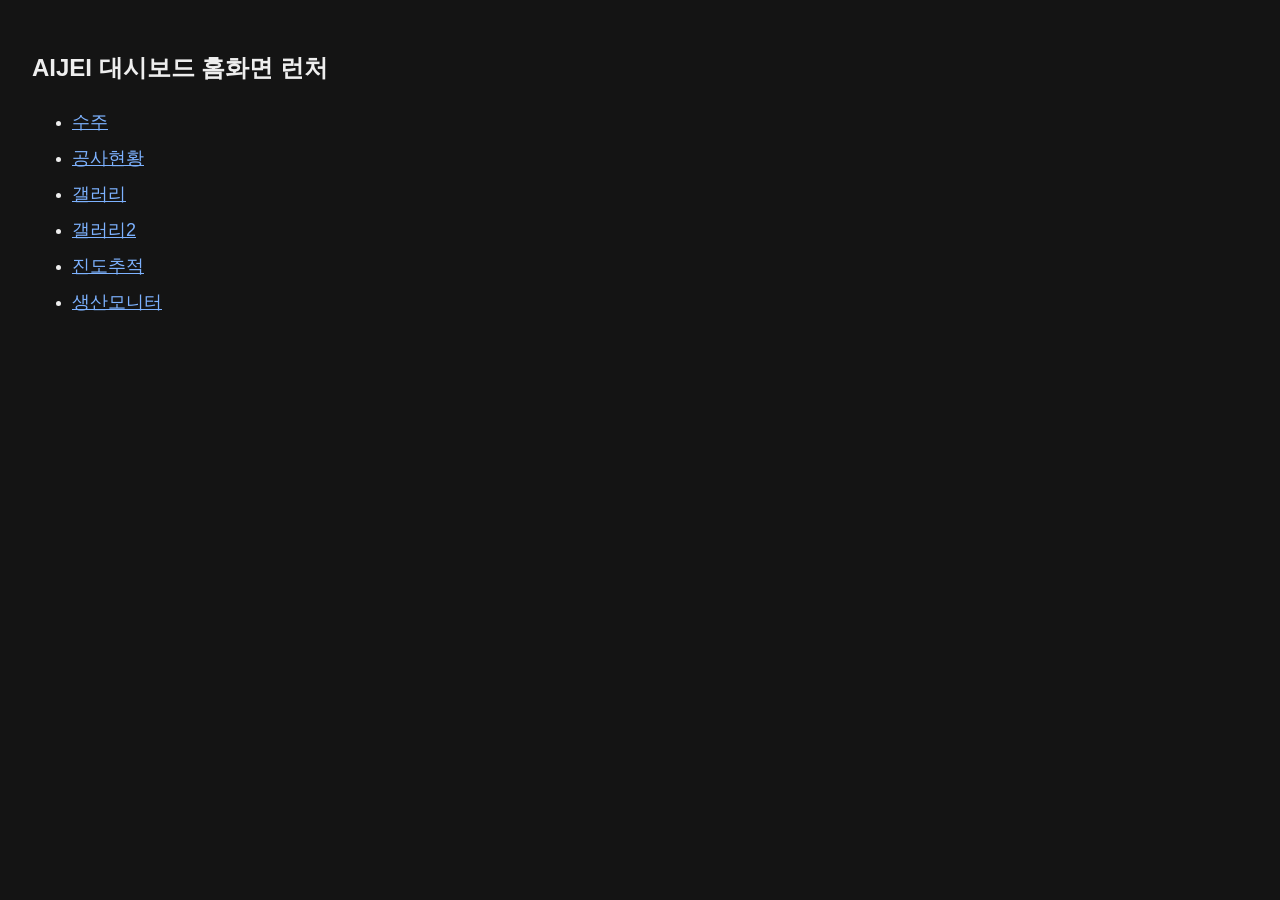
<file: app/index.html>
<!doctype html><meta charset='utf-8'><title>AIJEI 대시보드 런처</title><style>body{font-family:sans-serif;background:#141414;color:#eee;padding:24px}a{color:#7db2ff;font-size:18px;line-height:2}</style><h2>AIJEI 대시보드 홈화면 런처</h2><ul><li><a href="pipeline/">수주</a></li>
<li><a href="construction/">공사현황</a></li>
<li><a href="gallery/">갤러리</a></li>
<li><a href="gallery2/">갤러리2</a></li>
<li><a href="tracker/">진도추적</a></li>
<li><a href="monitor/">생산모니터</a></li></ul>
</file>
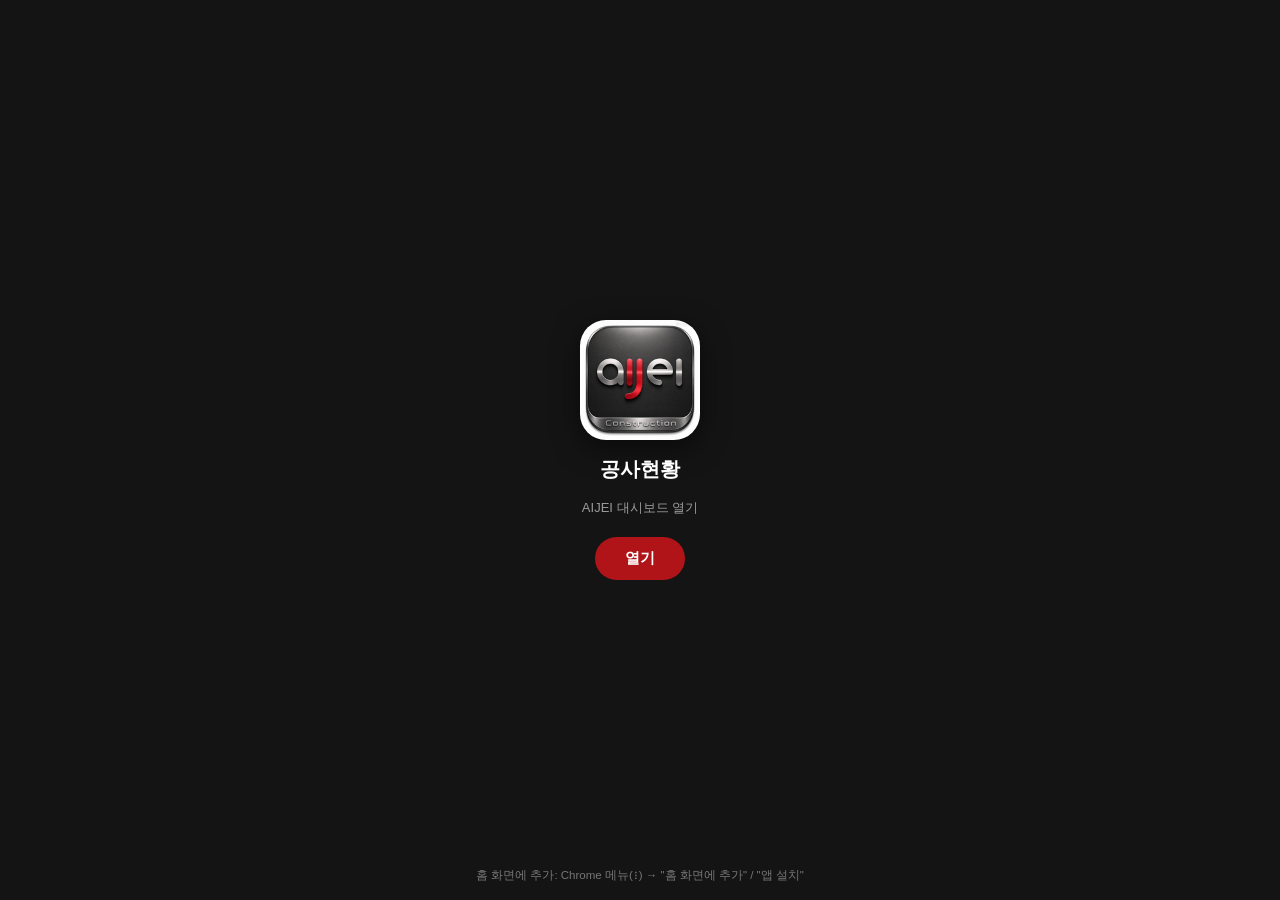
<file: app/construction/index.html>
<!doctype html>
<html lang="ko">
<head>
<meta charset="utf-8">
<meta name="viewport" content="width=device-width,initial-scale=1,viewport-fit=cover">
<title>공사현황</title>
<link rel="manifest" href="app.webmanifest">
<link rel="icon" href="icons/192.png">
<link rel="apple-touch-icon" href="icons/180.png">
<meta name="apple-mobile-web-app-capable" content="yes">
<meta name="mobile-web-app-capable" content="yes">
<meta name="apple-mobile-web-app-title" content="공사현황">
<meta name="theme-color" content="#1b1b1b">
<style>
  html,body{margin:0;height:100%;background:#141414;color:#e8e8e8;
    font-family:-apple-system,BlinkMacSystemFont,'Pretendard','Apple SD Gothic Neo',sans-serif}
  a.wrap{height:100%;display:flex;flex-direction:column;align-items:center;justify-content:center;gap:16px;text-decoration:none;color:inherit}
  img{width:120px;height:120px;border-radius:26px;box-shadow:0 8px 28px rgba(0,0,0,.55)}
  .t{font-size:20px;font-weight:800;color:#fff}
  .s{font-size:13px;color:#9a9a9a}
  .go{margin-top:4px;padding:12px 30px;border-radius:999px;background:#b01419;color:#fff;font-weight:700;font-size:15px}
  .hint{position:fixed;bottom:16px;left:0;right:0;text-align:center;font-size:11.5px;color:#777;padding:0 22px;line-height:1.6}
</style>
</head>
<body>
<a class="wrap" href="https://script.google.com/macros/s/AKfycbwu8pPTd7zJZ8VAXeNlAUrsHnOHUOJ6Bw3BjaKpWHNNHLL_qSYmQFuzx4mgxtbXSzxE/exec?view=construction">
  <img src="icons/192.png" alt="공사현황">
  <div class="t">공사현황</div>
  <div class="s">AIJEI 대시보드 열기</div>
  <div class="go">열기</div>
</a>
<div class="hint">홈 화면에 추가: Chrome 메뉴(⋮) → "홈 화면에 추가" / "앱 설치"</div>
<script>
  var TARGET = "https://script.google.com/macros/s/AKfycbwu8pPTd7zJZ8VAXeNlAUrsHnOHUOJ6Bw3BjaKpWHNNHLL_qSYmQFuzx4mgxtbXSzxE/exec?view=construction";
  var standalone = window.matchMedia('(display-mode: standalone)').matches || window.navigator.standalone === true;
  if (standalone) { location.replace(TARGET); }
  if ('serviceWorker' in navigator) { navigator.serviceWorker.register('sw.js').catch(function(){}); }
</script>
</body>
</html>
</file>
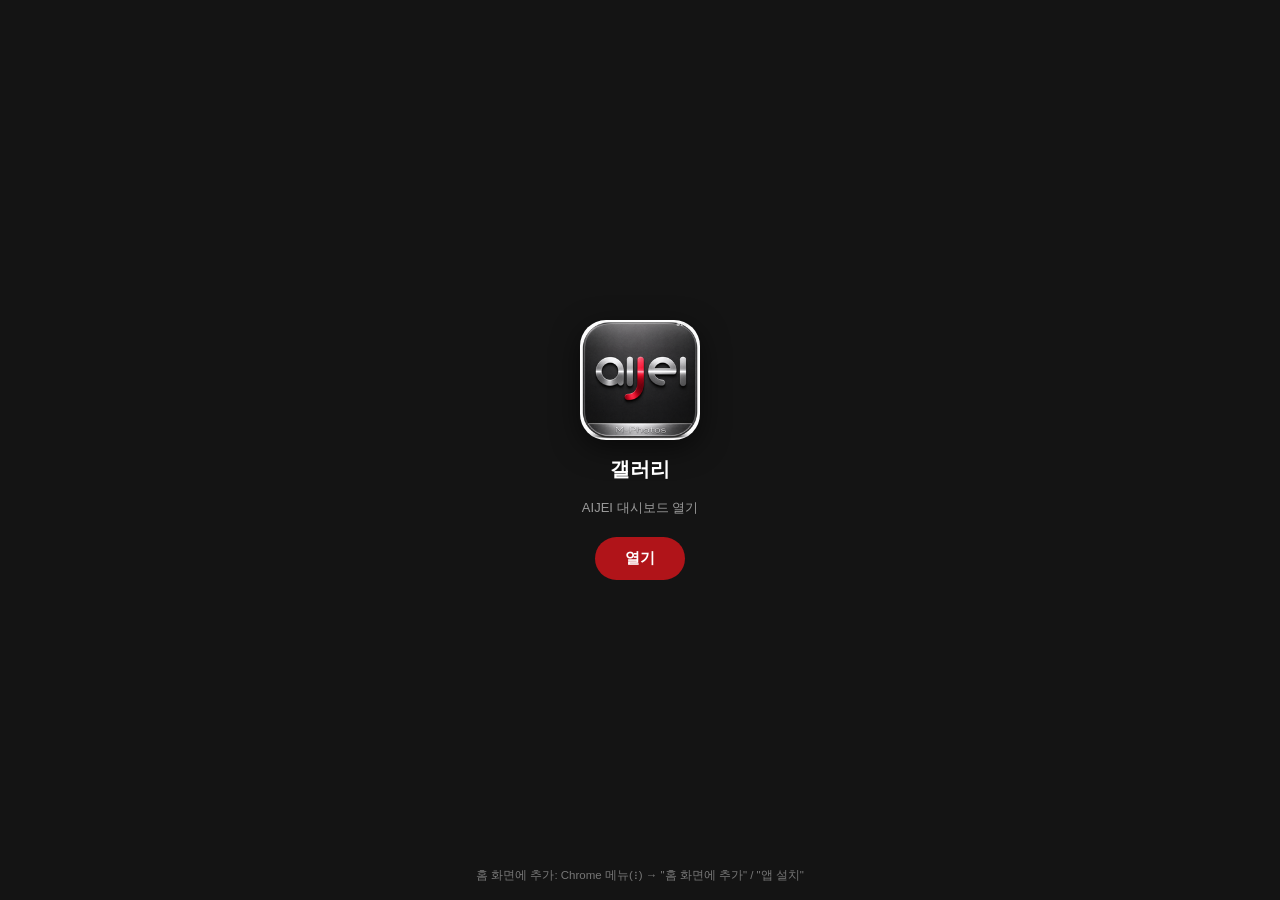
<file: app/gallery/index.html>
<!doctype html>
<html lang="ko">
<head>
<meta charset="utf-8">
<meta name="viewport" content="width=device-width,initial-scale=1,viewport-fit=cover">
<title>갤러리</title>
<link rel="manifest" href="app.webmanifest">
<link rel="icon" href="icons/192.png">
<link rel="apple-touch-icon" href="icons/180.png">
<meta name="apple-mobile-web-app-capable" content="yes">
<meta name="mobile-web-app-capable" content="yes">
<meta name="apple-mobile-web-app-title" content="갤러리">
<meta name="theme-color" content="#1b1b1b">
<style>
  html,body{margin:0;height:100%;background:#141414;color:#e8e8e8;
    font-family:-apple-system,BlinkMacSystemFont,'Pretendard','Apple SD Gothic Neo',sans-serif}
  a.wrap{height:100%;display:flex;flex-direction:column;align-items:center;justify-content:center;gap:16px;text-decoration:none;color:inherit}
  img{width:120px;height:120px;border-radius:26px;box-shadow:0 8px 28px rgba(0,0,0,.55)}
  .t{font-size:20px;font-weight:800;color:#fff}
  .s{font-size:13px;color:#9a9a9a}
  .go{margin-top:4px;padding:12px 30px;border-radius:999px;background:#b01419;color:#fff;font-weight:700;font-size:15px}
  .hint{position:fixed;bottom:16px;left:0;right:0;text-align:center;font-size:11.5px;color:#777;padding:0 22px;line-height:1.6}
</style>
</head>
<body>
<a class="wrap" href="https://script.google.com/macros/s/AKfycbwu8pPTd7zJZ8VAXeNlAUrsHnOHUOJ6Bw3BjaKpWHNNHLL_qSYmQFuzx4mgxtbXSzxE/exec?view=gallery">
  <img src="icons/192.png" alt="갤러리">
  <div class="t">갤러리</div>
  <div class="s">AIJEI 대시보드 열기</div>
  <div class="go">열기</div>
</a>
<div class="hint">홈 화면에 추가: Chrome 메뉴(⋮) → "홈 화면에 추가" / "앱 설치"</div>
<script>
  var TARGET = "https://script.google.com/macros/s/AKfycbwu8pPTd7zJZ8VAXeNlAUrsHnOHUOJ6Bw3BjaKpWHNNHLL_qSYmQFuzx4mgxtbXSzxE/exec?view=gallery";
  var standalone = window.matchMedia('(display-mode: standalone)').matches || window.navigator.standalone === true;
  if (standalone) { location.replace(TARGET); }
  if ('serviceWorker' in navigator) { navigator.serviceWorker.register('sw.js').catch(function(){}); }
</script>
</body>
</html>
</file>
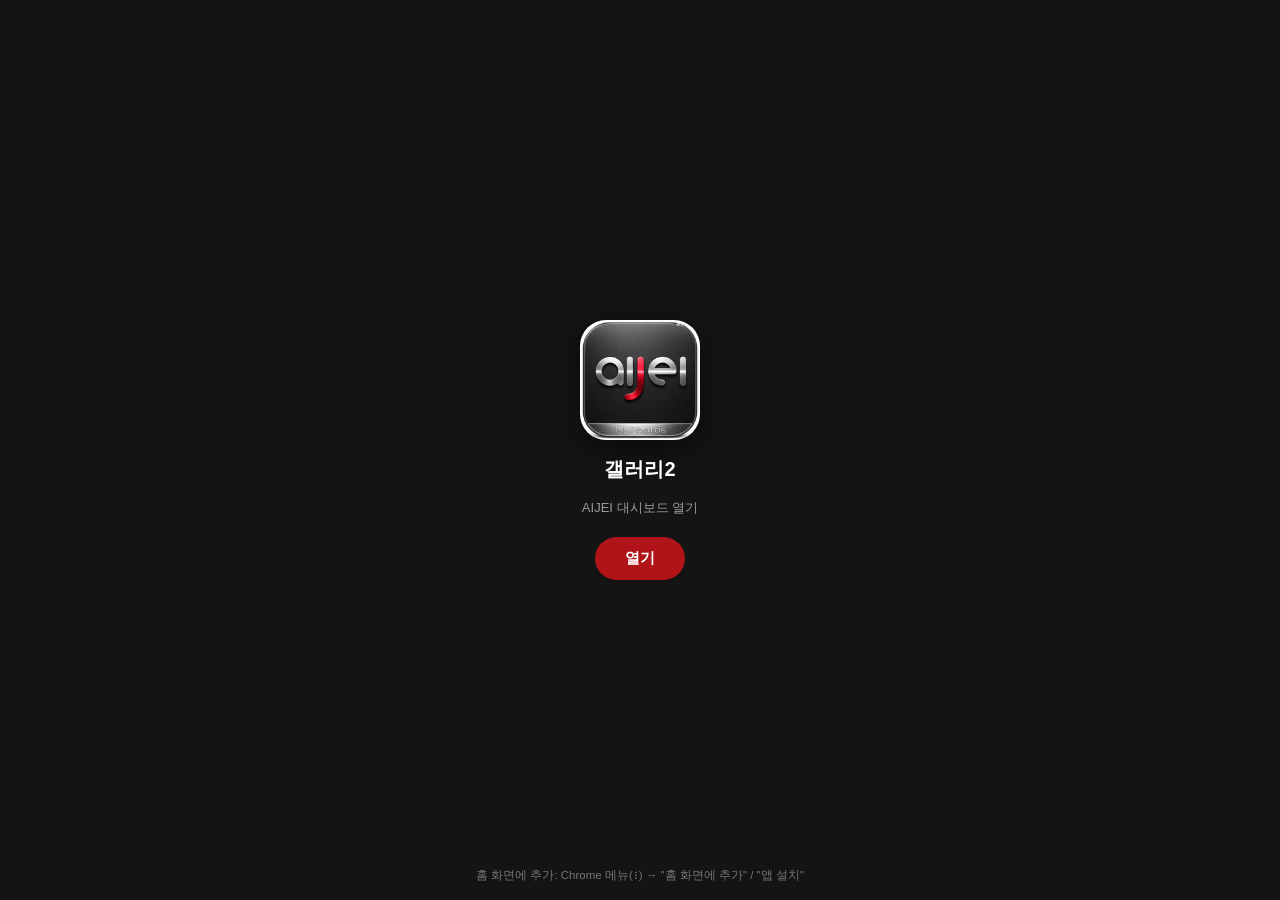
<file: app/gallery2/index.html>
<!doctype html>
<html lang="ko">
<head>
<meta charset="utf-8">
<meta name="viewport" content="width=device-width,initial-scale=1,viewport-fit=cover">
<title>갤러리2</title>
<link rel="manifest" href="app.webmanifest">
<link rel="icon" href="icons/192.png">
<link rel="apple-touch-icon" href="icons/180.png">
<meta name="apple-mobile-web-app-capable" content="yes">
<meta name="mobile-web-app-capable" content="yes">
<meta name="apple-mobile-web-app-title" content="갤러리2">
<meta name="theme-color" content="#1b1b1b">
<style>
  html,body{margin:0;height:100%;background:#141414;color:#e8e8e8;
    font-family:-apple-system,BlinkMacSystemFont,'Pretendard','Apple SD Gothic Neo',sans-serif}
  a.wrap{height:100%;display:flex;flex-direction:column;align-items:center;justify-content:center;gap:16px;text-decoration:none;color:inherit}
  img{width:120px;height:120px;border-radius:26px;box-shadow:0 8px 28px rgba(0,0,0,.55)}
  .t{font-size:20px;font-weight:800;color:#fff}
  .s{font-size:13px;color:#9a9a9a}
  .go{margin-top:4px;padding:12px 30px;border-radius:999px;background:#b01419;color:#fff;font-weight:700;font-size:15px}
  .hint{position:fixed;bottom:16px;left:0;right:0;text-align:center;font-size:11.5px;color:#777;padding:0 22px;line-height:1.6}
</style>
</head>
<body>
<a class="wrap" href="https://script.google.com/macros/s/AKfycbwu8pPTd7zJZ8VAXeNlAUrsHnOHUOJ6Bw3BjaKpWHNNHLL_qSYmQFuzx4mgxtbXSzxE/exec?view=gallery">
  <img src="icons/192.png" alt="갤러리2">
  <div class="t">갤러리2</div>
  <div class="s">AIJEI 대시보드 열기</div>
  <div class="go">열기</div>
</a>
<div class="hint">홈 화면에 추가: Chrome 메뉴(⋮) → "홈 화면에 추가" / "앱 설치"</div>
<script>
  var TARGET = "https://script.google.com/macros/s/AKfycbwu8pPTd7zJZ8VAXeNlAUrsHnOHUOJ6Bw3BjaKpWHNNHLL_qSYmQFuzx4mgxtbXSzxE/exec?view=gallery";
  var standalone = window.matchMedia('(display-mode: standalone)').matches || window.navigator.standalone === true;
  if (standalone) { location.replace(TARGET); }
  if ('serviceWorker' in navigator) { navigator.serviceWorker.register('sw.js').catch(function(){}); }
</script>
</body>
</html>
</file>
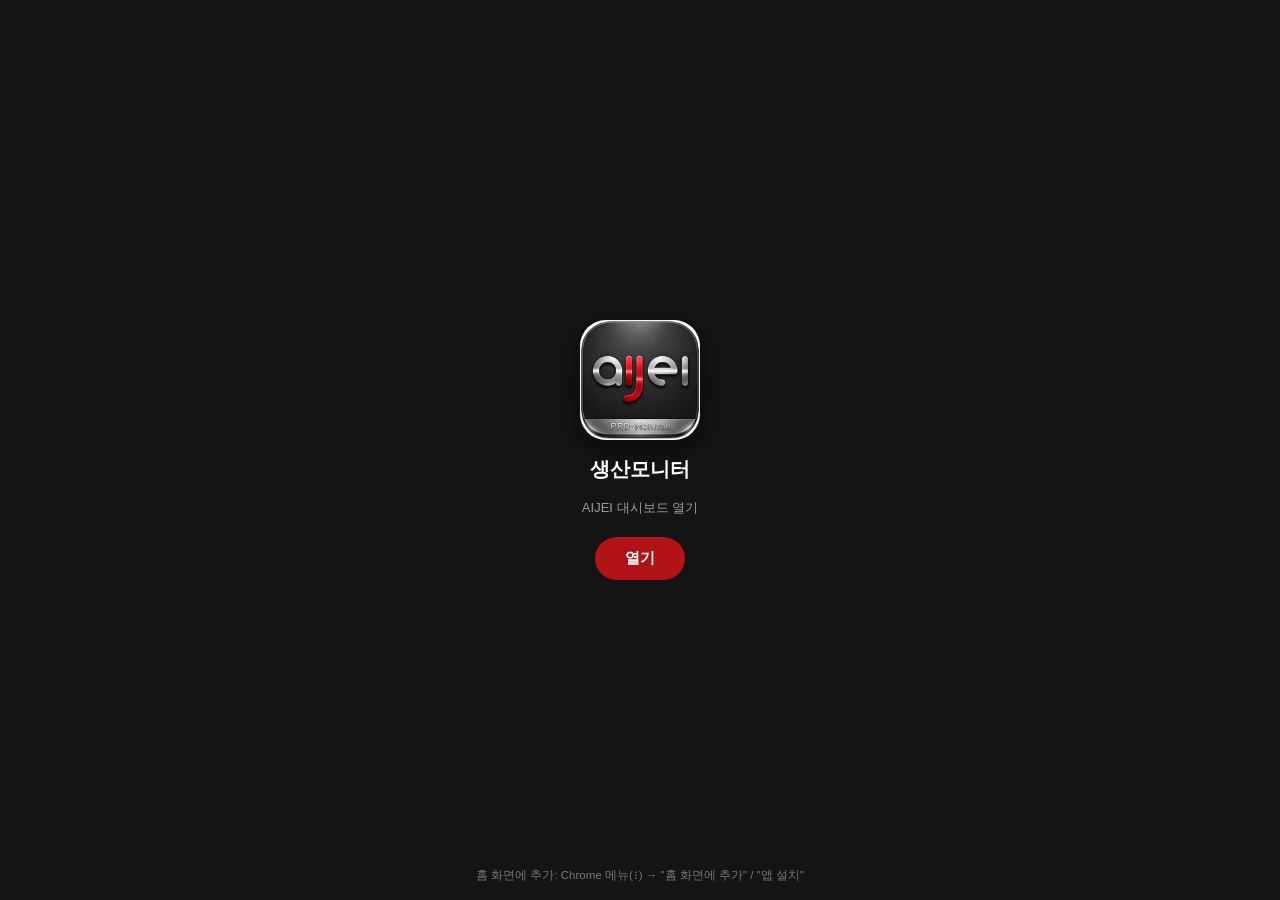
<file: app/monitor/index.html>
<!doctype html>
<html lang="ko">
<head>
<meta charset="utf-8">
<meta name="viewport" content="width=device-width,initial-scale=1,viewport-fit=cover">
<title>생산모니터</title>
<link rel="manifest" href="app.webmanifest">
<link rel="icon" href="icons/192.png">
<link rel="apple-touch-icon" href="icons/180.png">
<meta name="apple-mobile-web-app-capable" content="yes">
<meta name="mobile-web-app-capable" content="yes">
<meta name="apple-mobile-web-app-title" content="생산모니터">
<meta name="theme-color" content="#1b1b1b">
<style>
  html,body{margin:0;height:100%;background:#141414;color:#e8e8e8;
    font-family:-apple-system,BlinkMacSystemFont,'Pretendard','Apple SD Gothic Neo',sans-serif}
  a.wrap{height:100%;display:flex;flex-direction:column;align-items:center;justify-content:center;gap:16px;text-decoration:none;color:inherit}
  img{width:120px;height:120px;border-radius:26px;box-shadow:0 8px 28px rgba(0,0,0,.55)}
  .t{font-size:20px;font-weight:800;color:#fff}
  .s{font-size:13px;color:#9a9a9a}
  .go{margin-top:4px;padding:12px 30px;border-radius:999px;background:#b01419;color:#fff;font-weight:700;font-size:15px}
  .hint{position:fixed;bottom:16px;left:0;right:0;text-align:center;font-size:11.5px;color:#777;padding:0 22px;line-height:1.6}
</style>
</head>
<body>
<a class="wrap" href="https://script.google.com/macros/s/AKfycbyKHDEPz_466GhPpaBV2-onxyZrfTRwqiWndwh9mVmRQi7KYuWzFEujbdW2RZSc39WbGA/exec">
  <img src="icons/192.png" alt="생산모니터">
  <div class="t">생산모니터</div>
  <div class="s">AIJEI 대시보드 열기</div>
  <div class="go">열기</div>
</a>
<div class="hint">홈 화면에 추가: Chrome 메뉴(⋮) → "홈 화면에 추가" / "앱 설치"</div>
<script>
  var TARGET = "https://script.google.com/macros/s/AKfycbyKHDEPz_466GhPpaBV2-onxyZrfTRwqiWndwh9mVmRQi7KYuWzFEujbdW2RZSc39WbGA/exec";
  var standalone = window.matchMedia('(display-mode: standalone)').matches || window.navigator.standalone === true;
  if (standalone) { location.replace(TARGET); }
  if ('serviceWorker' in navigator) { navigator.serviceWorker.register('sw.js').catch(function(){}); }
</script>
</body>
</html>
</file>
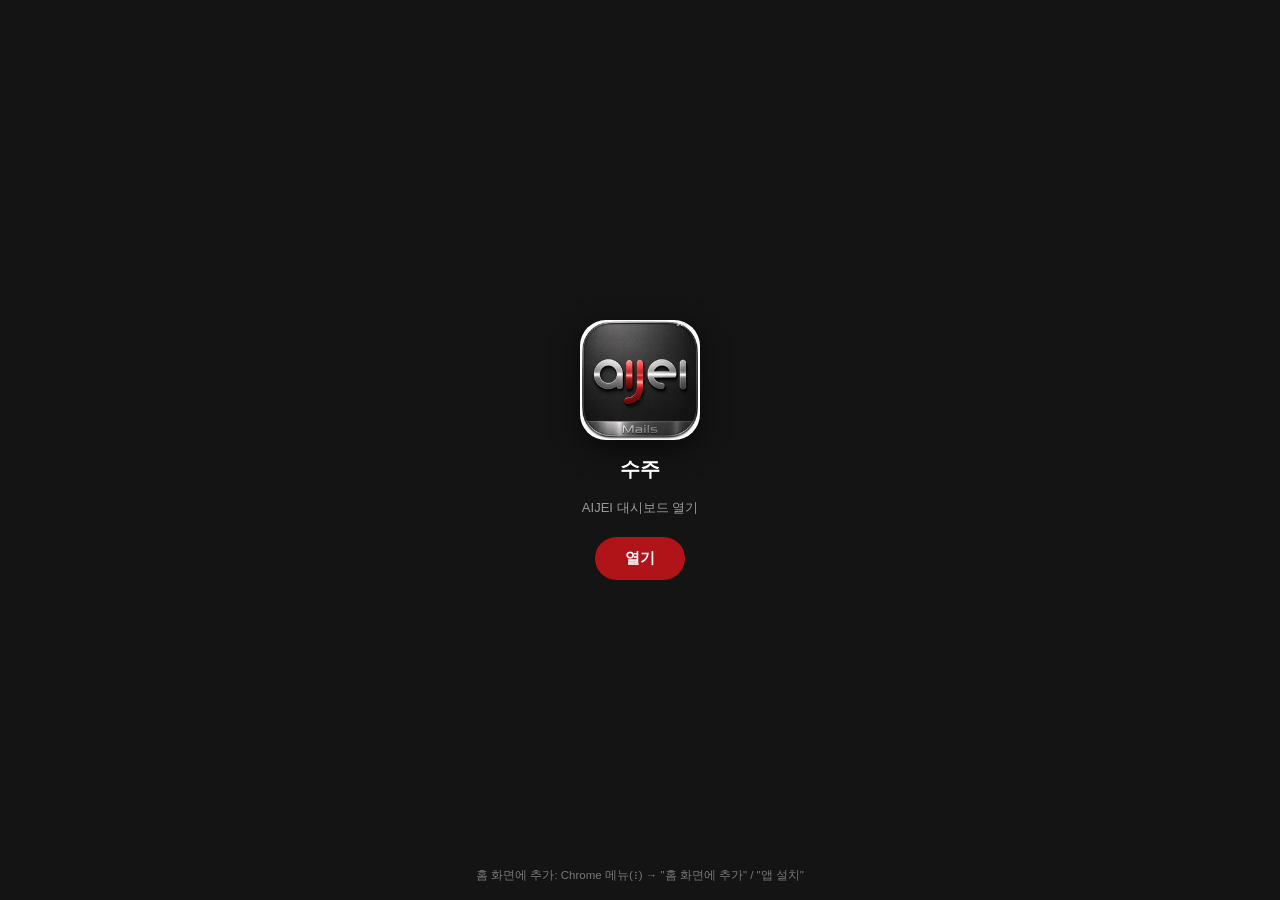
<file: app/pipeline/index.html>
<!doctype html>
<html lang="ko">
<head>
<meta charset="utf-8">
<meta name="viewport" content="width=device-width,initial-scale=1,viewport-fit=cover">
<title>수주</title>
<link rel="manifest" href="app.webmanifest">
<link rel="icon" href="icons/192.png">
<link rel="apple-touch-icon" href="icons/180.png">
<meta name="apple-mobile-web-app-capable" content="yes">
<meta name="mobile-web-app-capable" content="yes">
<meta name="apple-mobile-web-app-title" content="수주">
<meta name="theme-color" content="#1b1b1b">
<style>
  html,body{margin:0;height:100%;background:#141414;color:#e8e8e8;
    font-family:-apple-system,BlinkMacSystemFont,'Pretendard','Apple SD Gothic Neo',sans-serif}
  a.wrap{height:100%;display:flex;flex-direction:column;align-items:center;justify-content:center;gap:16px;text-decoration:none;color:inherit}
  img{width:120px;height:120px;border-radius:26px;box-shadow:0 8px 28px rgba(0,0,0,.55)}
  .t{font-size:20px;font-weight:800;color:#fff}
  .s{font-size:13px;color:#9a9a9a}
  .go{margin-top:4px;padding:12px 30px;border-radius:999px;background:#b01419;color:#fff;font-weight:700;font-size:15px}
  .hint{position:fixed;bottom:16px;left:0;right:0;text-align:center;font-size:11.5px;color:#777;padding:0 22px;line-height:1.6}
</style>
</head>
<body>
<a class="wrap" href="https://script.google.com/macros/s/AKfycbwp-p4AcMlggQTmKU3_sRQ4Q6B5yuERxJzQwuq05yz5aE4cxmBp-A9EISJ1TWB6fp7Ygw/exec">
  <img src="icons/192.png" alt="수주">
  <div class="t">수주</div>
  <div class="s">AIJEI 대시보드 열기</div>
  <div class="go">열기</div>
</a>
<div class="hint">홈 화면에 추가: Chrome 메뉴(⋮) → "홈 화면에 추가" / "앱 설치"</div>
<script>
  var TARGET = "https://script.google.com/macros/s/AKfycbwp-p4AcMlggQTmKU3_sRQ4Q6B5yuERxJzQwuq05yz5aE4cxmBp-A9EISJ1TWB6fp7Ygw/exec";
  var standalone = window.matchMedia('(display-mode: standalone)').matches || window.navigator.standalone === true;
  if (standalone) { location.replace(TARGET); }
  if ('serviceWorker' in navigator) { navigator.serviceWorker.register('sw.js').catch(function(){}); }
</script>
</body>
</html>
</file>
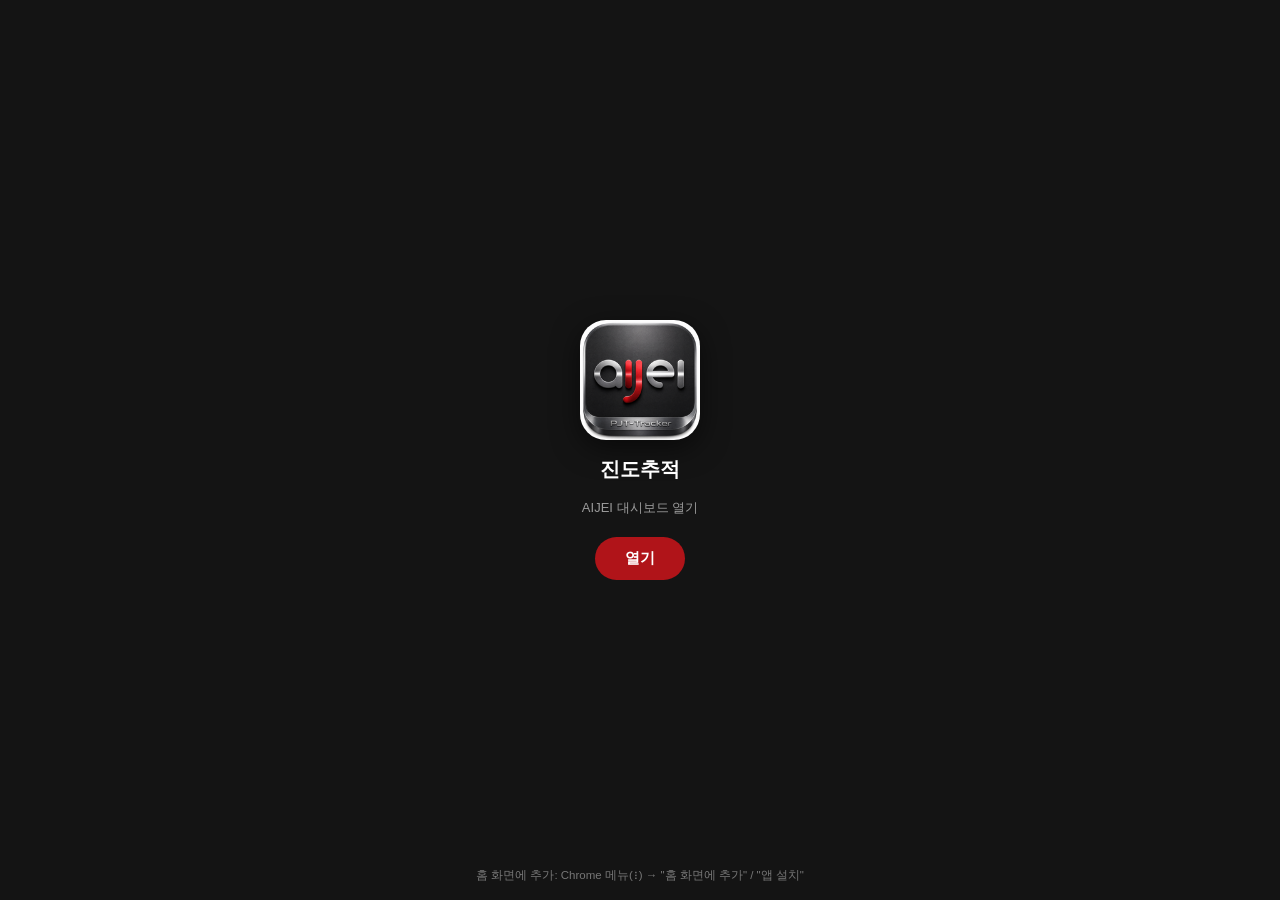
<file: app/tracker/index.html>
<!doctype html>
<html lang="ko">
<head>
<meta charset="utf-8">
<meta name="viewport" content="width=device-width,initial-scale=1,viewport-fit=cover">
<title>진도추적</title>
<link rel="manifest" href="app.webmanifest">
<link rel="icon" href="icons/192.png">
<link rel="apple-touch-icon" href="icons/180.png">
<meta name="apple-mobile-web-app-capable" content="yes">
<meta name="mobile-web-app-capable" content="yes">
<meta name="apple-mobile-web-app-title" content="진도추적">
<meta name="theme-color" content="#1b1b1b">
<style>
  html,body{margin:0;height:100%;background:#141414;color:#e8e8e8;
    font-family:-apple-system,BlinkMacSystemFont,'Pretendard','Apple SD Gothic Neo',sans-serif}
  a.wrap{height:100%;display:flex;flex-direction:column;align-items:center;justify-content:center;gap:16px;text-decoration:none;color:inherit}
  img{width:120px;height:120px;border-radius:26px;box-shadow:0 8px 28px rgba(0,0,0,.55)}
  .t{font-size:20px;font-weight:800;color:#fff}
  .s{font-size:13px;color:#9a9a9a}
  .go{margin-top:4px;padding:12px 30px;border-radius:999px;background:#b01419;color:#fff;font-weight:700;font-size:15px}
  .hint{position:fixed;bottom:16px;left:0;right:0;text-align:center;font-size:11.5px;color:#777;padding:0 22px;line-height:1.6}
</style>
</head>
<body>
<a class="wrap" href="https://script.google.com/macros/s/AKfycbyzkP730FFzsaMldZdiPpNnIyNw8zqM7ZXwArfoi1SW52cqfWAgbnOBiXhvAS09_x0m/exec">
  <img src="icons/192.png" alt="진도추적">
  <div class="t">진도추적</div>
  <div class="s">AIJEI 대시보드 열기</div>
  <div class="go">열기</div>
</a>
<div class="hint">홈 화면에 추가: Chrome 메뉴(⋮) → "홈 화면에 추가" / "앱 설치"</div>
<script>
  var TARGET = "https://script.google.com/macros/s/AKfycbyzkP730FFzsaMldZdiPpNnIyNw8zqM7ZXwArfoi1SW52cqfWAgbnOBiXhvAS09_x0m/exec";
  var standalone = window.matchMedia('(display-mode: standalone)').matches || window.navigator.standalone === true;
  if (standalone) { location.replace(TARGET); }
  if ('serviceWorker' in navigator) { navigator.serviceWorker.register('sw.js').catch(function(){}); }
</script>
</body>
</html>
</file>
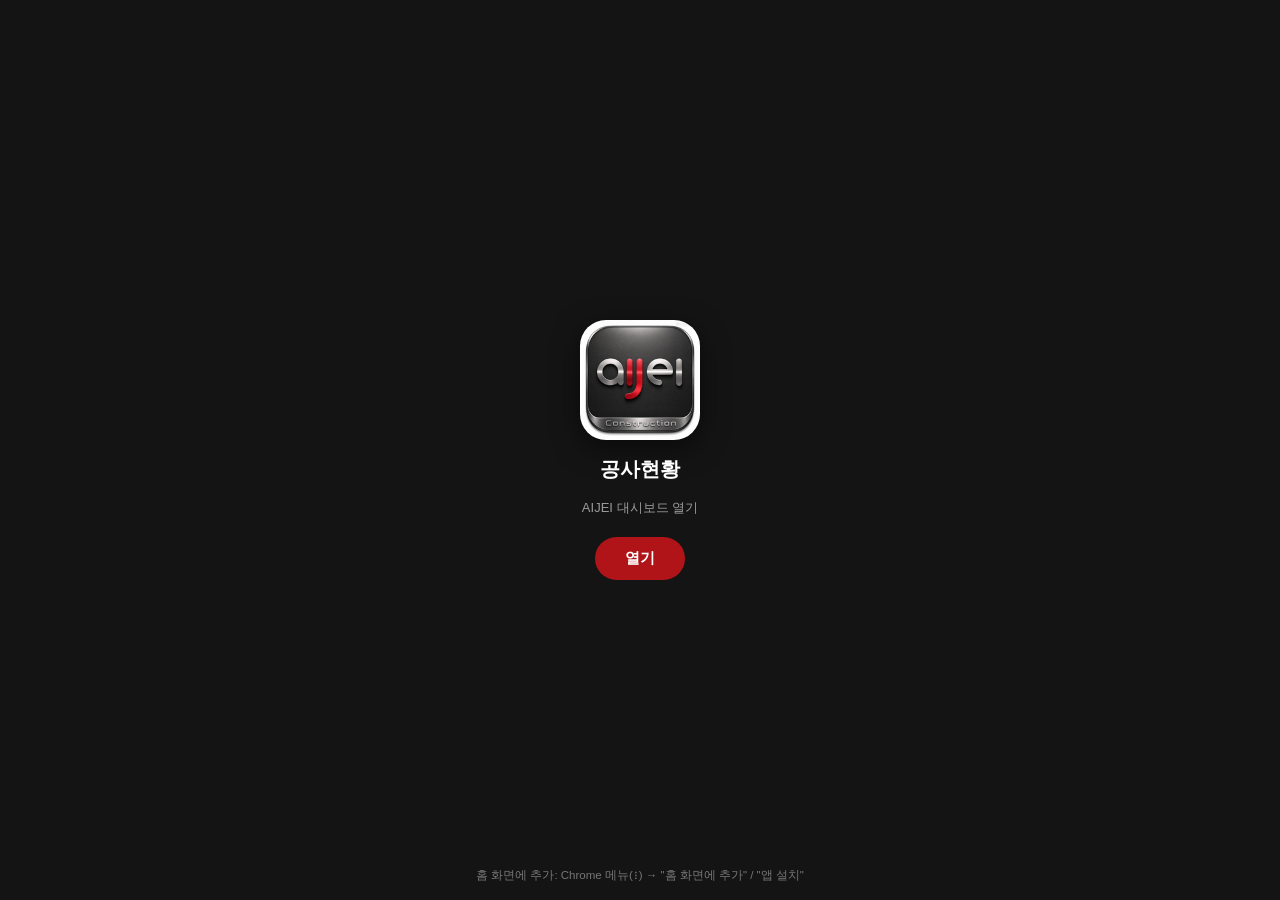
<file: app/construction.html>
<!doctype html>
<html lang="ko">
<head>
<meta charset="utf-8">
<meta name="viewport" content="width=device-width,initial-scale=1,viewport-fit=cover">
<title>공사현황</title>
<link rel="manifest" href="construction.webmanifest">
<link rel="icon" href="icons/construction_192.png">
<link rel="apple-touch-icon" href="icons/construction_180.png">
<meta name="apple-mobile-web-app-capable" content="yes">
<meta name="mobile-web-app-capable" content="yes">
<meta name="apple-mobile-web-app-title" content="공사현황">
<meta name="theme-color" content="#1b1b1b">
<style>
  html,body{margin:0;height:100%;background:#141414;color:#e8e8e8;
    font-family:-apple-system,BlinkMacSystemFont,'Pretendard','Apple SD Gothic Neo',sans-serif}
  a.wrap{height:100%;display:flex;flex-direction:column;align-items:center;justify-content:center;gap:16px;text-decoration:none;color:inherit}
  img{width:120px;height:120px;border-radius:26px;box-shadow:0 8px 28px rgba(0,0,0,.55)}
  .t{font-size:20px;font-weight:800;color:#fff}
  .s{font-size:13px;color:#9a9a9a}
  .go{margin-top:4px;padding:12px 30px;border-radius:999px;background:#b01419;color:#fff;font-weight:700;font-size:15px}
  .hint{position:fixed;bottom:16px;left:0;right:0;text-align:center;font-size:11.5px;color:#777;padding:0 22px;line-height:1.6}
</style>
</head>
<body>
<a class="wrap" href="https://script.google.com/macros/s/AKfycbwu8pPTd7zJZ8VAXeNlAUrsHnOHUOJ6Bw3BjaKpWHNNHLL_qSYmQFuzx4mgxtbXSzxE/exec?view=construction">
  <img src="icons/construction_192.png" alt="공사현황">
  <div class="t">공사현황</div>
  <div class="s">AIJEI 대시보드 열기</div>
  <div class="go">열기</div>
</a>
<div class="hint">홈 화면에 추가: Chrome 메뉴(⋮) → "홈 화면에 추가" / "앱 설치"</div>
<script>
  var TARGET = "https://script.google.com/macros/s/AKfycbwu8pPTd7zJZ8VAXeNlAUrsHnOHUOJ6Bw3BjaKpWHNNHLL_qSYmQFuzx4mgxtbXSzxE/exec?view=construction";
  var standalone = window.matchMedia('(display-mode: standalone)').matches || window.navigator.standalone === true;
  if (standalone) { location.replace(TARGET); }
  if ('serviceWorker' in navigator) { navigator.serviceWorker.register('sw.js').catch(function(){}); }
</script>
</body>
</html>
</file>
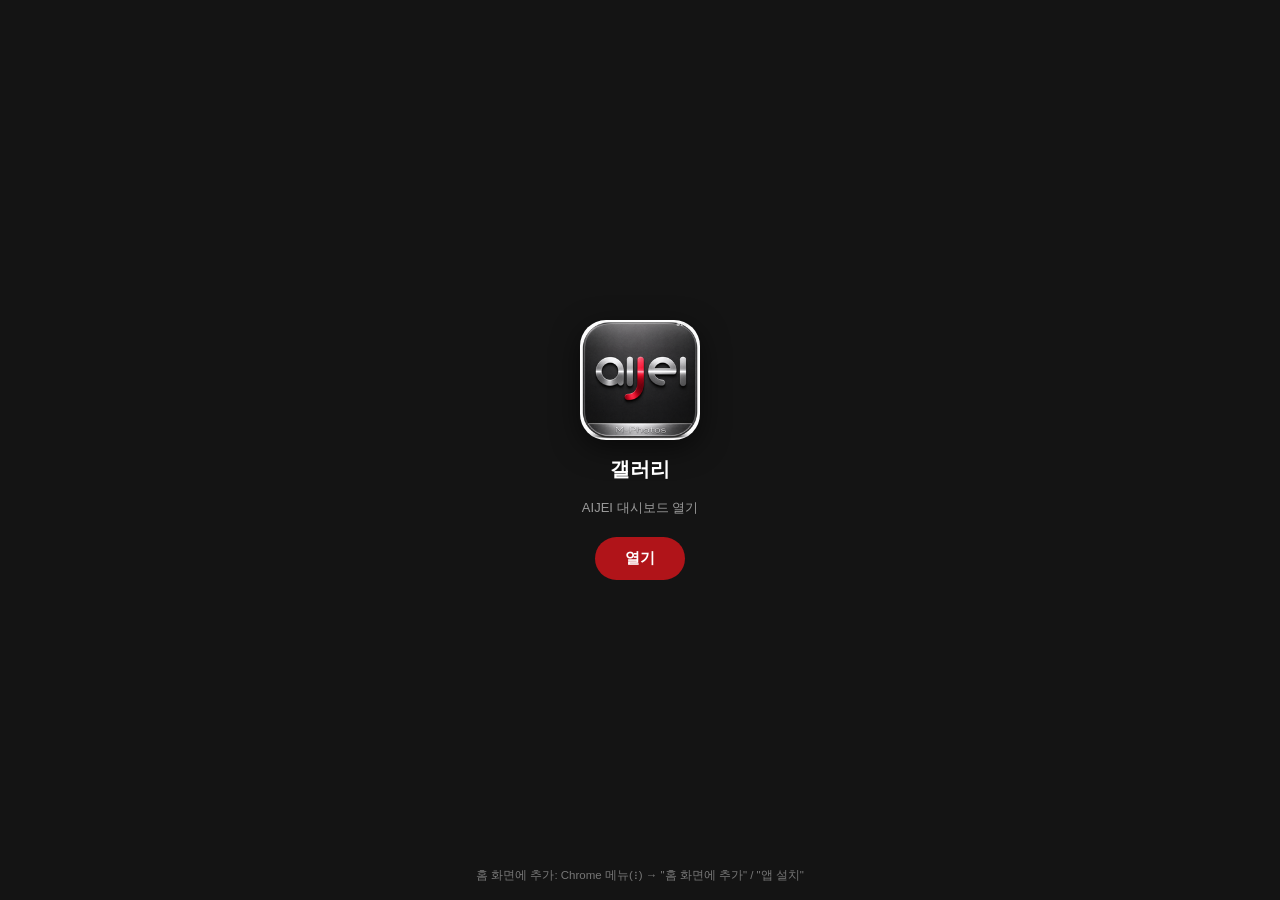
<file: app/gallery.html>
<!doctype html>
<html lang="ko">
<head>
<meta charset="utf-8">
<meta name="viewport" content="width=device-width,initial-scale=1,viewport-fit=cover">
<title>갤러리</title>
<link rel="manifest" href="gallery.webmanifest">
<link rel="icon" href="icons/gallery_192.png">
<link rel="apple-touch-icon" href="icons/gallery_180.png">
<meta name="apple-mobile-web-app-capable" content="yes">
<meta name="mobile-web-app-capable" content="yes">
<meta name="apple-mobile-web-app-title" content="갤러리">
<meta name="theme-color" content="#1b1b1b">
<style>
  html,body{margin:0;height:100%;background:#141414;color:#e8e8e8;
    font-family:-apple-system,BlinkMacSystemFont,'Pretendard','Apple SD Gothic Neo',sans-serif}
  a.wrap{height:100%;display:flex;flex-direction:column;align-items:center;justify-content:center;gap:16px;text-decoration:none;color:inherit}
  img{width:120px;height:120px;border-radius:26px;box-shadow:0 8px 28px rgba(0,0,0,.55)}
  .t{font-size:20px;font-weight:800;color:#fff}
  .s{font-size:13px;color:#9a9a9a}
  .go{margin-top:4px;padding:12px 30px;border-radius:999px;background:#b01419;color:#fff;font-weight:700;font-size:15px}
  .hint{position:fixed;bottom:16px;left:0;right:0;text-align:center;font-size:11.5px;color:#777;padding:0 22px;line-height:1.6}
</style>
</head>
<body>
<a class="wrap" href="https://script.google.com/macros/s/AKfycbwSjxXI6r-GoDvWlsh6c5f_w85FJq2D0ebFPr8nzb_dd2hq3fN0mM-KrE-M4zeJcjWB/exec?view=gallery">
  <img src="icons/gallery_192.png" alt="갤러리">
  <div class="t">갤러리</div>
  <div class="s">AIJEI 대시보드 열기</div>
  <div class="go">열기</div>
</a>
<div class="hint">홈 화면에 추가: Chrome 메뉴(⋮) → "홈 화면에 추가" / "앱 설치"</div>
<script>
  var TARGET = "https://script.google.com/macros/s/AKfycbwSjxXI6r-GoDvWlsh6c5f_w85FJq2D0ebFPr8nzb_dd2hq3fN0mM-KrE-M4zeJcjWB/exec?view=gallery";
  var standalone = window.matchMedia('(display-mode: standalone)').matches || window.navigator.standalone === true;
  if (standalone) { location.replace(TARGET); }
  if ('serviceWorker' in navigator) { navigator.serviceWorker.register('sw.js').catch(function(){}); }
</script>
</body>
</html>
</file>
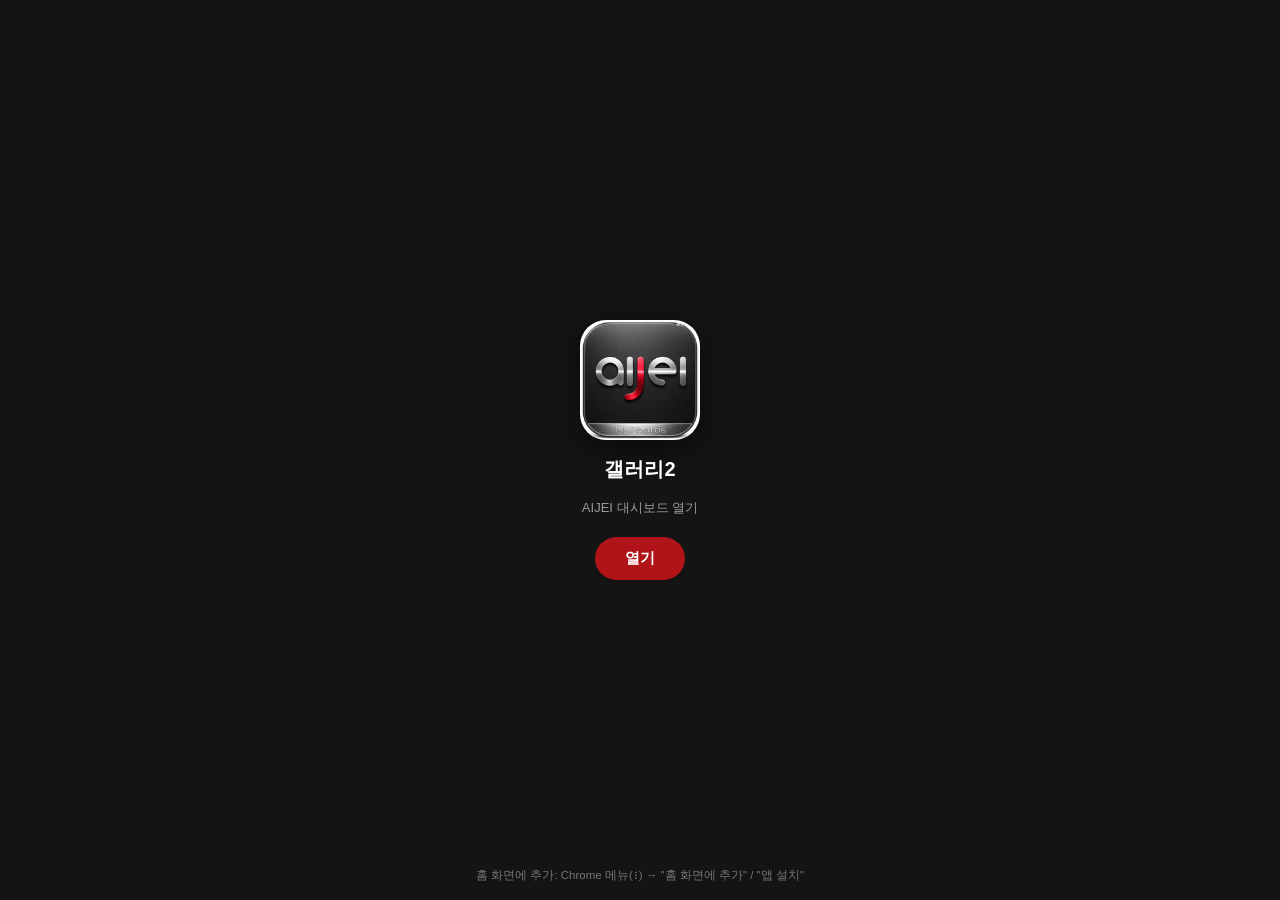
<file: app/gallery2.html>
<!doctype html>
<html lang="ko">
<head>
<meta charset="utf-8">
<meta name="viewport" content="width=device-width,initial-scale=1,viewport-fit=cover">
<title>갤러리2</title>
<link rel="manifest" href="gallery2.webmanifest">
<link rel="icon" href="icons/gallery2_192.png">
<link rel="apple-touch-icon" href="icons/gallery2_180.png">
<meta name="apple-mobile-web-app-capable" content="yes">
<meta name="mobile-web-app-capable" content="yes">
<meta name="apple-mobile-web-app-title" content="갤러리2">
<meta name="theme-color" content="#1b1b1b">
<style>
  html,body{margin:0;height:100%;background:#141414;color:#e8e8e8;
    font-family:-apple-system,BlinkMacSystemFont,'Pretendard','Apple SD Gothic Neo',sans-serif}
  a.wrap{height:100%;display:flex;flex-direction:column;align-items:center;justify-content:center;gap:16px;text-decoration:none;color:inherit}
  img{width:120px;height:120px;border-radius:26px;box-shadow:0 8px 28px rgba(0,0,0,.55)}
  .t{font-size:20px;font-weight:800;color:#fff}
  .s{font-size:13px;color:#9a9a9a}
  .go{margin-top:4px;padding:12px 30px;border-radius:999px;background:#b01419;color:#fff;font-weight:700;font-size:15px}
  .hint{position:fixed;bottom:16px;left:0;right:0;text-align:center;font-size:11.5px;color:#777;padding:0 22px;line-height:1.6}
</style>
</head>
<body>
<a class="wrap" href="https://script.google.com/macros/s/AKfycbyHmwWRpvUcC44Hib27HiujtmHFLyzsmF3DsdP_HiVS4SpgemmSUlpCy1WALpuUGU0/exec?view=gallery">
  <img src="icons/gallery2_192.png" alt="갤러리2">
  <div class="t">갤러리2</div>
  <div class="s">AIJEI 대시보드 열기</div>
  <div class="go">열기</div>
</a>
<div class="hint">홈 화면에 추가: Chrome 메뉴(⋮) → "홈 화면에 추가" / "앱 설치"</div>
<script>
  var TARGET = "https://script.google.com/macros/s/AKfycbyHmwWRpvUcC44Hib27HiujtmHFLyzsmF3DsdP_HiVS4SpgemmSUlpCy1WALpuUGU0/exec?view=gallery";
  var standalone = window.matchMedia('(display-mode: standalone)').matches || window.navigator.standalone === true;
  if (standalone) { location.replace(TARGET); }
  if ('serviceWorker' in navigator) { navigator.serviceWorker.register('sw.js').catch(function(){}); }
</script>
</body>
</html>
</file>
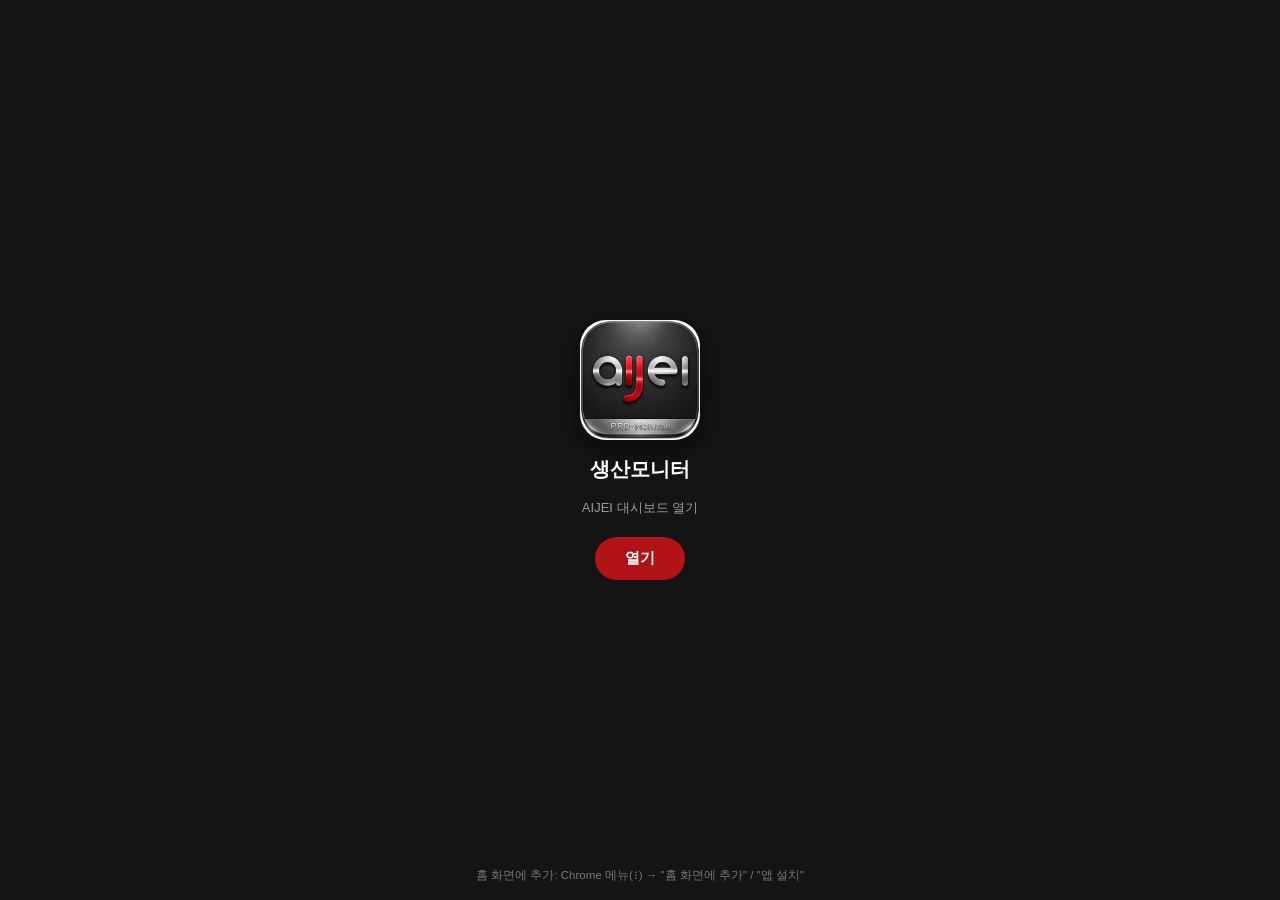
<file: app/monitor.html>
<!doctype html>
<html lang="ko">
<head>
<meta charset="utf-8">
<meta name="viewport" content="width=device-width,initial-scale=1,viewport-fit=cover">
<title>생산모니터</title>
<link rel="manifest" href="monitor.webmanifest">
<link rel="icon" href="icons/monitor_192.png">
<link rel="apple-touch-icon" href="icons/monitor_180.png">
<meta name="apple-mobile-web-app-capable" content="yes">
<meta name="mobile-web-app-capable" content="yes">
<meta name="apple-mobile-web-app-title" content="생산모니터">
<meta name="theme-color" content="#1b1b1b">
<style>
  html,body{margin:0;height:100%;background:#141414;color:#e8e8e8;
    font-family:-apple-system,BlinkMacSystemFont,'Pretendard','Apple SD Gothic Neo',sans-serif}
  a.wrap{height:100%;display:flex;flex-direction:column;align-items:center;justify-content:center;gap:16px;text-decoration:none;color:inherit}
  img{width:120px;height:120px;border-radius:26px;box-shadow:0 8px 28px rgba(0,0,0,.55)}
  .t{font-size:20px;font-weight:800;color:#fff}
  .s{font-size:13px;color:#9a9a9a}
  .go{margin-top:4px;padding:12px 30px;border-radius:999px;background:#b01419;color:#fff;font-weight:700;font-size:15px}
  .hint{position:fixed;bottom:16px;left:0;right:0;text-align:center;font-size:11.5px;color:#777;padding:0 22px;line-height:1.6}
</style>
</head>
<body>
<a class="wrap" href="https://script.google.com/macros/s/AKfycbwJanJZQnhUOPiZeoDEDZS6WtyFbawZHkmF5jctyusrKvbHcM7h8Kz2UBCasyJJqjl-/exec">
  <img src="icons/monitor_192.png" alt="생산모니터">
  <div class="t">생산모니터</div>
  <div class="s">AIJEI 대시보드 열기</div>
  <div class="go">열기</div>
</a>
<div class="hint">홈 화면에 추가: Chrome 메뉴(⋮) → "홈 화면에 추가" / "앱 설치"</div>
<script>
  var TARGET = "https://script.google.com/macros/s/AKfycbwJanJZQnhUOPiZeoDEDZS6WtyFbawZHkmF5jctyusrKvbHcM7h8Kz2UBCasyJJqjl-/exec";
  var standalone = window.matchMedia('(display-mode: standalone)').matches || window.navigator.standalone === true;
  if (standalone) { location.replace(TARGET); }
  if ('serviceWorker' in navigator) { navigator.serviceWorker.register('sw.js').catch(function(){}); }
</script>
</body>
</html>
</file>
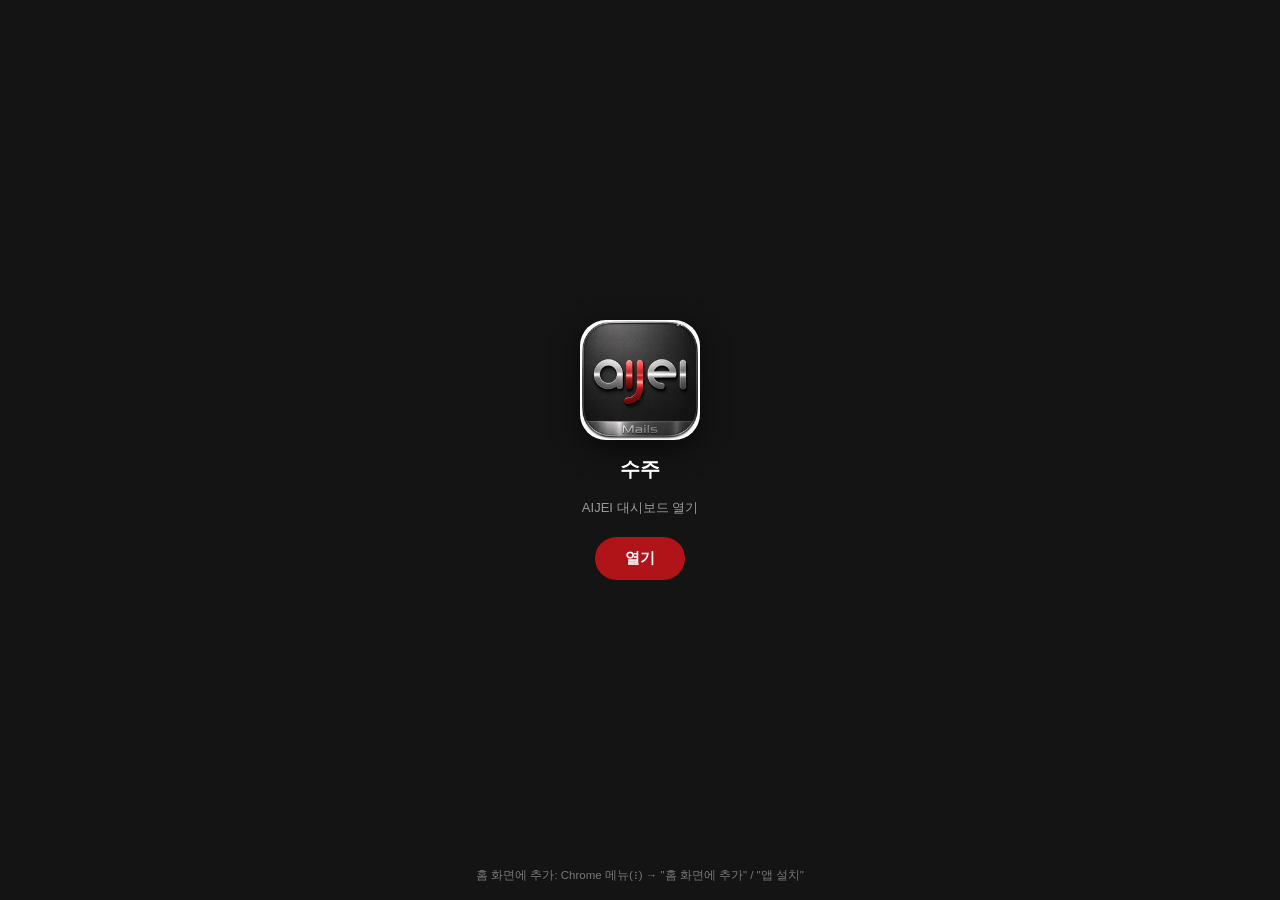
<file: app/pipeline.html>
<!doctype html>
<html lang="ko">
<head>
<meta charset="utf-8">
<meta name="viewport" content="width=device-width,initial-scale=1,viewport-fit=cover">
<title>수주</title>
<link rel="manifest" href="pipeline.webmanifest">
<link rel="icon" href="icons/pipeline_192.png">
<link rel="apple-touch-icon" href="icons/pipeline_180.png">
<meta name="apple-mobile-web-app-capable" content="yes">
<meta name="mobile-web-app-capable" content="yes">
<meta name="apple-mobile-web-app-title" content="수주">
<meta name="theme-color" content="#1b1b1b">
<style>
  html,body{margin:0;height:100%;background:#141414;color:#e8e8e8;
    font-family:-apple-system,BlinkMacSystemFont,'Pretendard','Apple SD Gothic Neo',sans-serif}
  a.wrap{height:100%;display:flex;flex-direction:column;align-items:center;justify-content:center;gap:16px;text-decoration:none;color:inherit}
  img{width:120px;height:120px;border-radius:26px;box-shadow:0 8px 28px rgba(0,0,0,.55)}
  .t{font-size:20px;font-weight:800;color:#fff}
  .s{font-size:13px;color:#9a9a9a}
  .go{margin-top:4px;padding:12px 30px;border-radius:999px;background:#b01419;color:#fff;font-weight:700;font-size:15px}
  .hint{position:fixed;bottom:16px;left:0;right:0;text-align:center;font-size:11.5px;color:#777;padding:0 22px;line-height:1.6}
</style>
</head>
<body>
<a class="wrap" href="https://script.google.com/macros/s/AKfycbwp-p4AcMlggQTmKU3_sRQ4Q6B5yuERxJzQwuq05yz5aE4cxmBp-A9EISJ1TWB6fp7Ygw/exec">
  <img src="icons/pipeline_192.png" alt="수주">
  <div class="t">수주</div>
  <div class="s">AIJEI 대시보드 열기</div>
  <div class="go">열기</div>
</a>
<div class="hint">홈 화면에 추가: Chrome 메뉴(⋮) → "홈 화면에 추가" / "앱 설치"</div>
<script>
  var TARGET = "https://script.google.com/macros/s/AKfycbwp-p4AcMlggQTmKU3_sRQ4Q6B5yuERxJzQwuq05yz5aE4cxmBp-A9EISJ1TWB6fp7Ygw/exec";
  var standalone = window.matchMedia('(display-mode: standalone)').matches || window.navigator.standalone === true;
  if (standalone) { location.replace(TARGET); }
  if ('serviceWorker' in navigator) { navigator.serviceWorker.register('sw.js').catch(function(){}); }
</script>
</body>
</html>
</file>
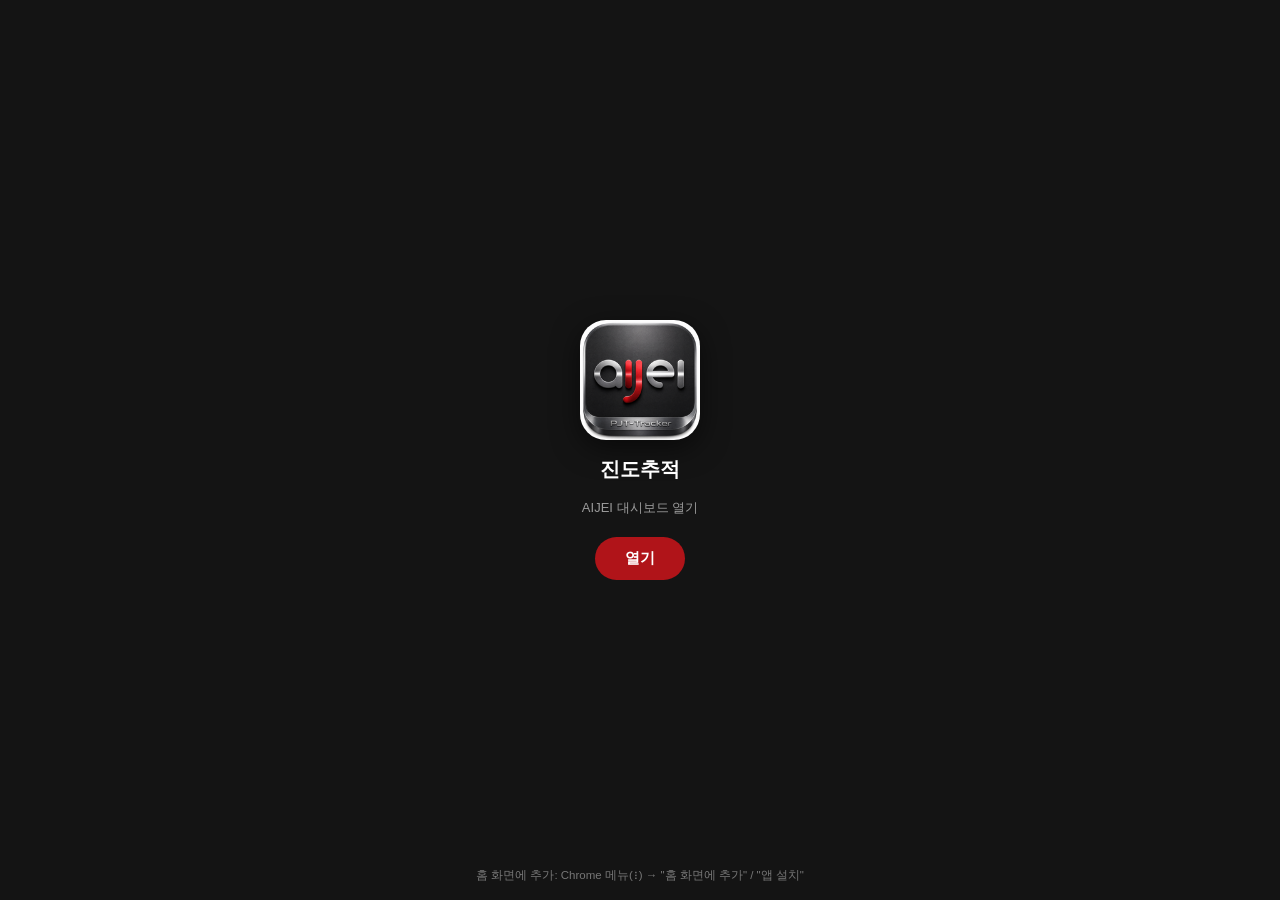
<file: app/tracker.html>
<!doctype html>
<html lang="ko">
<head>
<meta charset="utf-8">
<meta name="viewport" content="width=device-width,initial-scale=1,viewport-fit=cover">
<title>진도추적</title>
<link rel="manifest" href="tracker.webmanifest">
<link rel="icon" href="icons/tracker_192.png">
<link rel="apple-touch-icon" href="icons/tracker_180.png">
<meta name="apple-mobile-web-app-capable" content="yes">
<meta name="mobile-web-app-capable" content="yes">
<meta name="apple-mobile-web-app-title" content="진도추적">
<meta name="theme-color" content="#1b1b1b">
<style>
  html,body{margin:0;height:100%;background:#141414;color:#e8e8e8;
    font-family:-apple-system,BlinkMacSystemFont,'Pretendard','Apple SD Gothic Neo',sans-serif}
  a.wrap{height:100%;display:flex;flex-direction:column;align-items:center;justify-content:center;gap:16px;text-decoration:none;color:inherit}
  img{width:120px;height:120px;border-radius:26px;box-shadow:0 8px 28px rgba(0,0,0,.55)}
  .t{font-size:20px;font-weight:800;color:#fff}
  .s{font-size:13px;color:#9a9a9a}
  .go{margin-top:4px;padding:12px 30px;border-radius:999px;background:#b01419;color:#fff;font-weight:700;font-size:15px}
  .hint{position:fixed;bottom:16px;left:0;right:0;text-align:center;font-size:11.5px;color:#777;padding:0 22px;line-height:1.6}
</style>
</head>
<body>
<a class="wrap" href="https://script.google.com/macros/s/AKfycbyzkP730FFzsaMldZdiPpNnIyNw8zqM7ZXwArfoi1SW52cqfWAgbnOBiXhvAS09_x0m/exec">
  <img src="icons/tracker_192.png" alt="진도추적">
  <div class="t">진도추적</div>
  <div class="s">AIJEI 대시보드 열기</div>
  <div class="go">열기</div>
</a>
<div class="hint">홈 화면에 추가: Chrome 메뉴(⋮) → "홈 화면에 추가" / "앱 설치"</div>
<script>
  var TARGET = "https://script.google.com/macros/s/AKfycbyzkP730FFzsaMldZdiPpNnIyNw8zqM7ZXwArfoi1SW52cqfWAgbnOBiXhvAS09_x0m/exec";
  var standalone = window.matchMedia('(display-mode: standalone)').matches || window.navigator.standalone === true;
  if (standalone) { location.replace(TARGET); }
  if ('serviceWorker' in navigator) { navigator.serviceWorker.register('sw.js').catch(function(){}); }
</script>
</body>
</html>
</file>
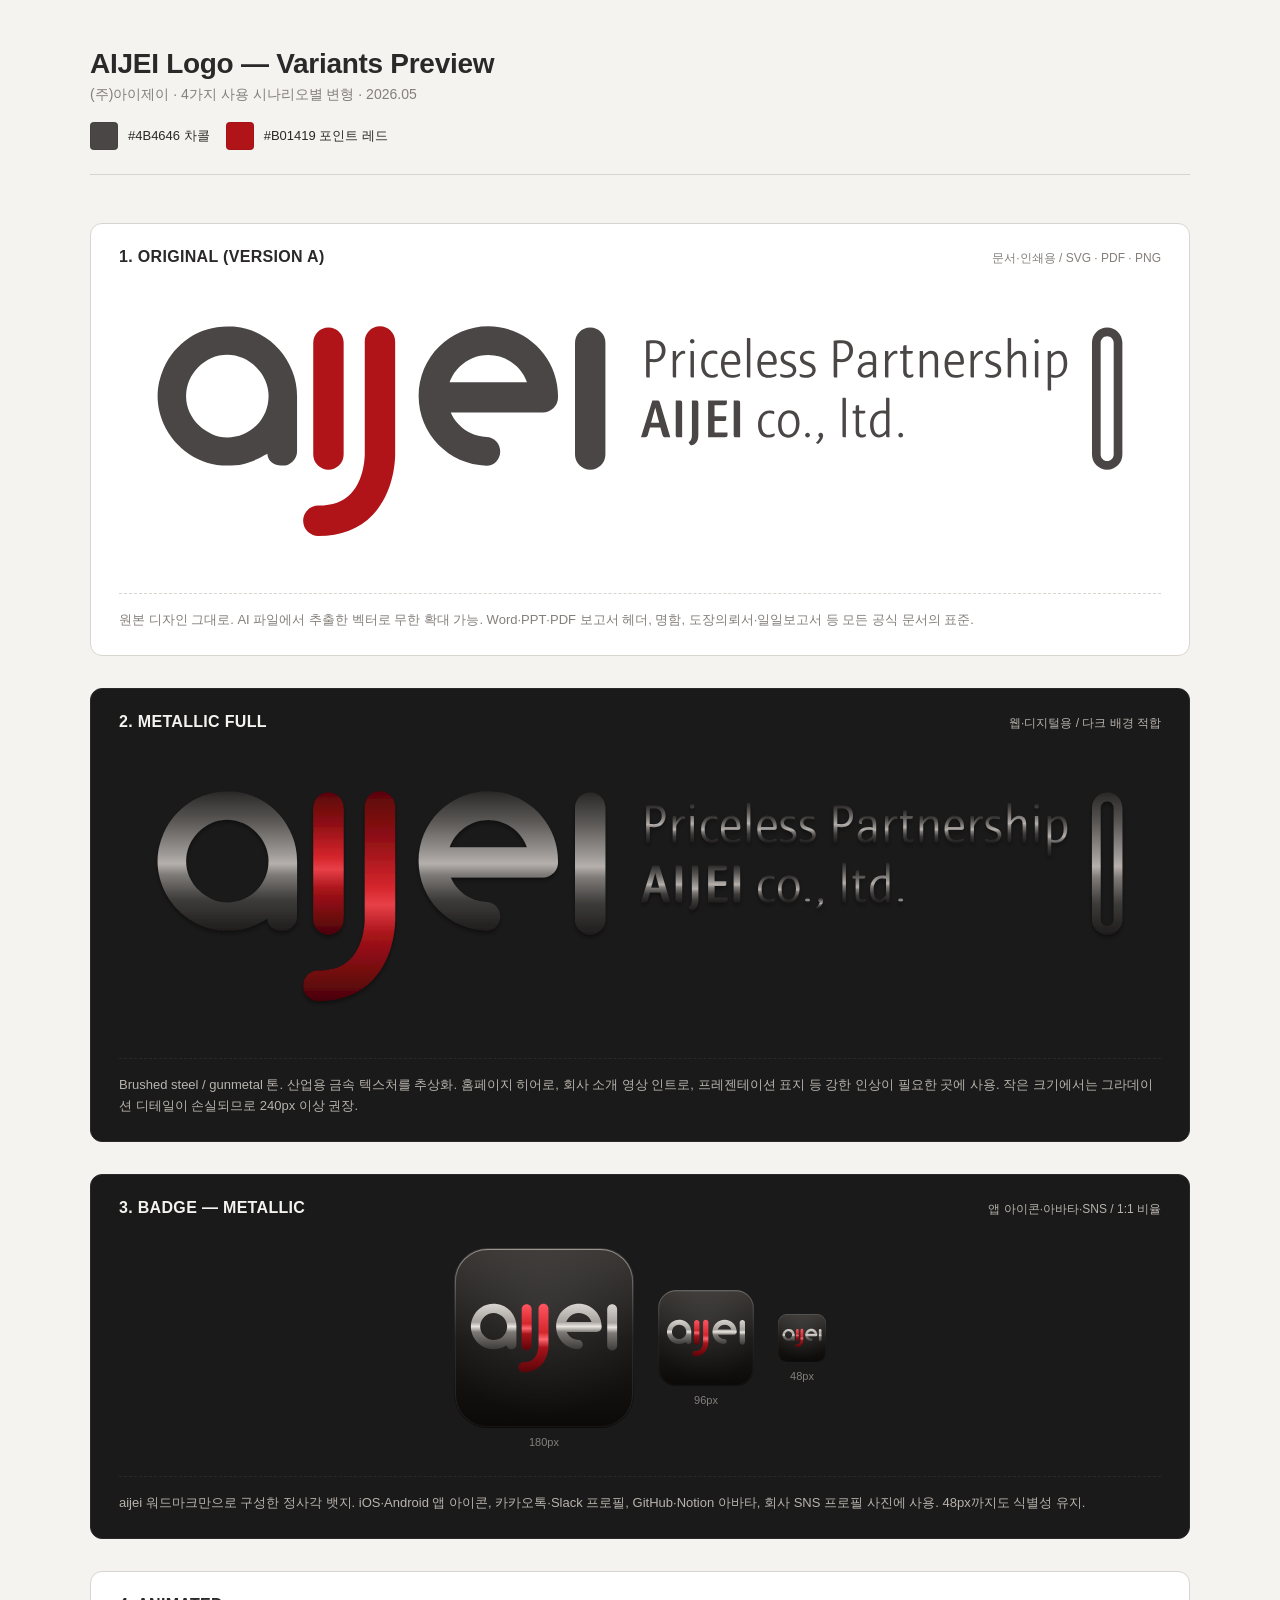
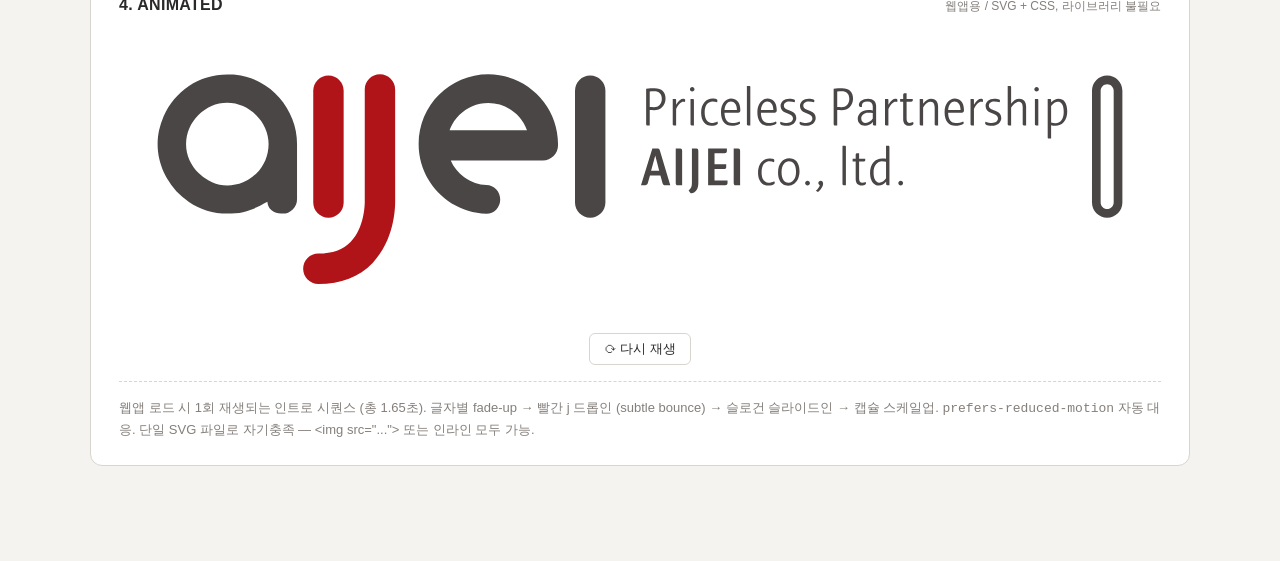
<file: aijei-logos/v2/00_Preview.html>
<!DOCTYPE html>
<html lang="ko">
<head>
<meta charset="UTF-8">
<title>AIJEI Logo Variants Preview</title>
<style>
  :root {
    --bg: #f5f3ef;
    --fg: #2a2828;
    --muted: #847f7b;
    --line: #d8d4ce;
    --accent: #B01419;
    --card: #ffffff;
  }
  * { box-sizing: border-box; }
  body {
    margin: 0; font-family: -apple-system, "Segoe UI", "Helvetica Neue", sans-serif;
    background: var(--bg); color: var(--fg);
    padding: 48px 32px 96px;
  }
  .wrap { max-width: 1100px; margin: 0 auto; }
  header { border-bottom: 1px solid var(--line); padding-bottom: 24px; margin-bottom: 48px; }
  h1 { margin: 0 0 6px; font-size: 28px; font-weight: 600; letter-spacing: -0.01em; }
  .sub { color: var(--muted); font-size: 14px; }
  .grid {
    display: grid; grid-template-columns: 1fr; gap: 32px;
  }
  .card {
    background: var(--card); border: 1px solid var(--line); border-radius: 12px;
    padding: 24px 28px; overflow: hidden;
  }
  .card.dark { background: #1a1a1a; border-color: #2a2828; color: #e8e4df; }
  .card.dark .label-row .meta { color: #b8b3ad; }
  .card.dark h2 { color: #f5f3ef; }
  .label-row {
    display: flex; align-items: baseline; justify-content: space-between;
    margin-bottom: 18px; gap: 16px;
  }
  h2 { margin: 0; font-size: 16px; font-weight: 600; letter-spacing: 0.02em; text-transform: uppercase; }
  .meta { font-size: 12px; color: var(--muted); font-feature-settings: "tnum"; }
  .stage {
    display: flex; align-items: center; justify-content: center;
    min-height: 140px; padding: 12px 0;
  }
  .stage.tall { min-height: 220px; }
  .stage svg { max-width: 100%; height: auto; }
  .ctrl {
    display: inline-flex; align-items: center; gap: 8px;
    background: transparent; border: 1px solid var(--line); color: var(--fg);
    padding: 6px 14px; border-radius: 6px; font-size: 13px; cursor: pointer;
    font-family: inherit; transition: background 0.15s;
  }
  .ctrl:hover { background: #efebe5; }
  .card.dark .ctrl { border-color: #3a3735; color: #e8e4df; }
  .card.dark .ctrl:hover { background: #2a2828; }
  .notes { font-size: 13px; color: var(--muted); line-height: 1.6; margin-top: 16px; padding-top: 16px; border-top: 1px dashed var(--line); }
  .card.dark .notes { border-color: #2a2828; }
  .badge-grid { display: flex; gap: 24px; align-items: center; justify-content: center; flex-wrap: wrap; }
  .badge-grid .b { display: flex; flex-direction: column; align-items: center; gap: 8px; }
  .badge-grid svg { width: var(--s); height: var(--s); }
  .badge-grid .sz { font-size: 11px; color: var(--muted); }
  .colors { display: flex; gap: 16px; margin-top: 18px; }
  .swatch { display: flex; gap: 10px; align-items: center; font-size: 13px; }
  .chip { width: 28px; height: 28px; border-radius: 4px; border: 1px solid rgba(0,0,0,0.08); }
</style>
</head>
<body>
  <div class="wrap">
    <header>
      <h1>AIJEI Logo — Variants Preview</h1>
      <div class="sub">(주)아이제이 · 4가지 사용 시나리오별 변형 · 2026.05</div>
      <div class="colors">
        <div class="swatch"><span class="chip" style="background:#4B4646"></span>#4B4646 차콜</div>
        <div class="swatch"><span class="chip" style="background:#B01419"></span>#B01419 포인트 레드</div>
      </div>
    </header>

    <div class="grid">

      <!-- 1. Original -->
      <div class="card">
        <div class="label-row">
          <h2>1. Original (Version A)</h2>
          <div class="meta">문서·인쇄용 / SVG · PDF · PNG</div>
        </div>
        <div class="stage tall"><svg xmlns="http://www.w3.org/2000/svg" viewBox="34.95 23.10 184.34 47.46" preserveAspectRatio="xMidYMid meet">
  <title>AIJEI Logo - Original (Version A)</title>
  <path fill="#4B4646" d="M 130.980469 32.605469 C 130.980469 31.746094 130.476562 31.292969 129.640625 31.292969 C 129.371094 31.292969 129.109375 31.300781 128.839844 31.320312 L 128.839844 34.082031 C 129.101562 34.101562 129.324219 34.109375 129.585938 34.109375 C 130.402344 34.109375 130.980469 33.550781 130.980469 32.605469 M 128.207031 37.019531 L 128.207031 30.835938 C 128.746094 30.800781 129.222656 30.769531 129.707031 30.769531 C 130.980469 30.769531 131.640625 31.46875 131.640625 32.558594 C 131.640625 33.832031 130.792969 34.632812 129.59375 34.632812 C 129.277344 34.632812 129.054688 34.621094 128.839844 34.605469 L 128.839844 37.328125 L 128.414062 37.328125 C 128.273438 37.328125 128.207031 37.242188 128.207031 37.019531 "/>
  <path fill="#4B4646" d="M 132.910156 37.085938 L 132.910156 32.660156 L 133.308594 32.660156 C 133.464844 32.660156 133.511719 32.707031 133.511719 32.871094 L 133.511719 33.636719 L 133.550781 33.636719 C 133.921875 32.910156 134.367188 32.59375 134.769531 32.59375 C 134.871094 32.59375 134.9375 32.605469 135 32.640625 C 135.074219 32.6875 135.132812 32.753906 135.113281 32.910156 L 135.074219 33.199219 C 134.984375 33.171875 134.863281 33.160156 134.757812 33.160156 C 134.425781 33.160156 133.921875 33.542969 133.511719 34.425781 L 133.511719 37.328125 L 133.105469 37.328125 C 132.964844 37.328125 132.910156 37.273438 132.910156 37.085938 "/>
  <path fill="#4B4646" d="M 136.054688 37.085938 L 136.054688 32.660156 L 136.464844 32.660156 C 136.613281 32.660156 136.660156 32.714844 136.660156 32.902344 L 136.660156 37.328125 L 136.257812 37.328125 C 136.121094 37.328125 136.054688 37.273438 136.054688 37.085938 M 135.953125 30.929688 C 135.953125 30.707031 136.128906 30.519531 136.351562 30.519531 C 136.574219 30.519531 136.761719 30.707031 136.761719 30.929688 C 136.761719 31.152344 136.574219 31.328125 136.351562 31.328125 C 136.128906 31.328125 135.953125 31.152344 135.953125 30.929688 "/>
  <path fill="#4B4646" d="M 137.933594 35.105469 C 137.933594 33.46875 138.863281 32.585938 139.933594 32.585938 C 140.289062 32.585938 140.519531 32.621094 140.660156 32.695312 C 140.800781 32.78125 140.828125 32.863281 140.808594 33.003906 L 140.769531 33.246094 C 140.519531 33.152344 140.230469 33.09375 139.941406 33.09375 C 139.21875 33.09375 138.558594 33.683594 138.558594 35.019531 C 138.558594 36.390625 139.179688 36.882812 139.792969 36.882812 C 140.167969 36.882812 140.472656 36.796875 140.800781 36.621094 L 140.871094 36.789062 C 140.917969 36.882812 140.890625 37.019531 140.78125 37.105469 C 140.574219 37.273438 140.203125 37.394531 139.691406 37.394531 C 138.753906 37.394531 137.933594 36.6875 137.933594 35.105469 "/>
  <path fill="#4B4646" d="M 144.269531 34.59375 C 144.269531 33.589844 143.8125 33.078125 143.203125 33.078125 C 142.644531 33.078125 142.121094 33.664062 142.074219 34.59375 Z M 141.445312 35 C 141.445312 33.441406 142.335938 32.585938 143.246094 32.585938 C 144.101562 32.585938 144.875 33.199219 144.875 34.640625 C 144.875 34.917969 144.753906 35.078125 144.492188 35.078125 L 142.066406 35.078125 C 142.085938 36.417969 142.679688 36.882812 143.378906 36.882812 C 143.90625 36.882812 144.324219 36.796875 144.734375 36.613281 L 144.800781 36.761719 C 144.847656 36.871094 144.835938 37.003906 144.71875 37.074219 C 144.410156 37.273438 143.964844 37.394531 143.320312 37.394531 C 142.269531 37.394531 141.445312 36.675781 141.445312 35 "/>
  <path fill="#4B4646" d="M 146.03125 37.085938 L 146.03125 30.351562 L 146.441406 30.351562 C 146.589844 30.351562 146.636719 30.417969 146.636719 30.59375 L 146.636719 37.328125 L 146.226562 37.328125 C 146.085938 37.328125 146.03125 37.273438 146.03125 37.085938 "/>
  <path fill="#4B4646" d="M 150.710938 34.59375 C 150.710938 33.589844 150.253906 33.078125 149.640625 33.078125 C 149.082031 33.078125 148.5625 33.664062 148.515625 34.59375 Z M 147.882812 35 C 147.882812 33.441406 148.777344 32.585938 149.6875 32.585938 C 150.542969 32.585938 151.316406 33.199219 151.316406 34.640625 C 151.316406 34.917969 151.195312 35.078125 150.933594 35.078125 L 148.507812 35.078125 C 148.523438 36.417969 149.121094 36.882812 149.820312 36.882812 C 150.347656 36.882812 150.765625 36.796875 151.175781 36.613281 L 151.242188 36.761719 C 151.289062 36.871094 151.277344 37.003906 151.15625 37.074219 C 150.851562 37.273438 150.40625 37.394531 149.761719 37.394531 C 148.710938 37.394531 147.882812 36.675781 147.882812 35 "/>
  <path fill="#4B4646" d="M 152.082031 37.207031 C 151.960938 37.132812 151.90625 37.046875 151.914062 36.9375 L 151.949219 36.667969 C 152.3125 36.808594 152.742188 36.898438 153.121094 36.898438 C 153.738281 36.898438 154.183594 36.566406 154.183594 36.117188 C 154.183594 35.765625 154.007812 35.515625 153.464844 35.308594 L 152.925781 35.105469 C 152.339844 34.882812 151.988281 34.472656 151.988281 33.878906 C 151.988281 33.160156 152.613281 32.59375 153.523438 32.59375 C 153.933594 32.59375 154.210938 32.640625 154.386719 32.722656 C 154.507812 32.78125 154.554688 32.84375 154.535156 32.976562 L 154.488281 33.246094 C 154.183594 33.140625 153.875 33.085938 153.511719 33.085938 C 152.9375 33.085938 152.574219 33.429688 152.574219 33.804688 C 152.574219 34.164062 152.777344 34.398438 153.242188 34.574219 L 153.800781 34.78125 C 154.472656 35.03125 154.769531 35.441406 154.769531 35.996094 C 154.769531 36.789062 154.050781 37.394531 153.105469 37.394531 C 152.621094 37.394531 152.265625 37.320312 152.082031 37.207031 "/>
  <path fill="#4B4646" d="M 155.515625 37.207031 C 155.394531 37.132812 155.339844 37.046875 155.347656 36.9375 L 155.386719 36.667969 C 155.746094 36.808594 156.175781 36.898438 156.558594 36.898438 C 157.171875 36.898438 157.617188 36.566406 157.617188 36.117188 C 157.617188 35.765625 157.441406 35.515625 156.902344 35.308594 L 156.363281 35.105469 C 155.777344 34.882812 155.421875 34.472656 155.421875 33.878906 C 155.421875 33.160156 156.046875 32.59375 156.957031 32.59375 C 157.367188 32.59375 157.644531 32.640625 157.820312 32.722656 C 157.941406 32.78125 157.988281 32.84375 157.972656 32.976562 L 157.925781 33.246094 C 157.617188 33.140625 157.308594 33.085938 156.949219 33.085938 C 156.371094 33.085938 156.007812 33.429688 156.007812 33.804688 C 156.007812 34.164062 156.214844 34.398438 156.675781 34.574219 L 157.234375 34.78125 C 157.90625 35.03125 158.203125 35.441406 158.203125 35.996094 C 158.203125 36.789062 157.488281 37.394531 156.539062 37.394531 C 156.054688 37.394531 155.699219 37.320312 155.515625 37.207031 "/>
  <path fill="#4B4646" d="M 164.148438 32.605469 C 164.148438 31.746094 163.648438 31.292969 162.808594 31.292969 C 162.539062 31.292969 162.28125 31.300781 162.011719 31.320312 L 162.011719 34.082031 C 162.269531 34.101562 162.492188 34.109375 162.753906 34.109375 C 163.574219 34.109375 164.148438 33.550781 164.148438 32.605469 M 161.378906 37.019531 L 161.378906 30.835938 C 161.917969 30.800781 162.390625 30.769531 162.875 30.769531 C 164.148438 30.769531 164.808594 31.46875 164.808594 32.558594 C 164.808594 33.832031 163.964844 34.632812 162.765625 34.632812 C 162.445312 34.632812 162.222656 34.621094 162.011719 34.605469 L 162.011719 37.328125 L 161.582031 37.328125 C 161.441406 37.328125 161.378906 37.242188 161.378906 37.019531 "/>
  <path fill="#4B4646" d="M 168.300781 36.117188 L 168.300781 35.140625 C 168.050781 35.085938 167.789062 35.066406 167.480469 35.066406 C 166.757812 35.066406 166.261719 35.503906 166.261719 36.089844 C 166.261719 36.601562 166.609375 36.890625 167.035156 36.890625 C 167.539062 36.890625 168.039062 36.554688 168.300781 36.117188 M 165.640625 36.164062 C 165.640625 35.300781 166.402344 34.605469 167.492188 34.605469 C 167.816406 34.605469 168.066406 34.628906 168.300781 34.675781 L 168.300781 33.980469 C 168.300781 33.402344 167.964844 33.085938 167.371094 33.085938 C 166.71875 33.085938 166.382812 33.367188 166.382812 33.777344 L 166.382812 34.0625 L 166.105469 34.0625 C 165.957031 34.0625 165.84375 33.941406 165.84375 33.683594 C 165.84375 33.132812 166.441406 32.59375 167.480469 32.59375 C 168.402344 32.59375 168.894531 33.097656 168.894531 33.878906 L 168.894531 37.328125 L 168.535156 37.328125 C 168.375 37.328125 168.320312 37.28125 168.320312 37.125 L 168.320312 36.722656 L 168.300781 36.722656 C 167.9375 37.160156 167.472656 37.394531 166.886719 37.394531 C 166.199219 37.394531 165.640625 36.917969 165.640625 36.164062 "/>
  <path fill="#4B4646" d="M 170.460938 37.085938 L 170.460938 32.660156 L 170.859375 32.660156 C 171.019531 32.660156 171.066406 32.707031 171.066406 32.871094 L 171.066406 33.636719 L 171.101562 33.636719 C 171.476562 32.910156 171.921875 32.59375 172.320312 32.59375 C 172.421875 32.59375 172.488281 32.605469 172.554688 32.640625 C 172.628906 32.6875 172.683594 32.753906 172.664062 32.910156 L 172.628906 33.199219 C 172.535156 33.171875 172.414062 33.160156 172.3125 33.160156 C 171.976562 33.160156 171.476562 33.542969 171.066406 34.425781 L 171.066406 37.328125 L 170.65625 37.328125 C 170.515625 37.328125 170.460938 37.273438 170.460938 37.085938 "/>
  <path fill="#4B4646" d="M 173.679688 36.238281 L 173.679688 33.140625 L 173.140625 33.140625 L 173.140625 32.660156 L 173.679688 32.660156 L 173.679688 31.972656 C 173.679688 31.757812 173.773438 31.65625 173.941406 31.65625 L 174.285156 31.65625 L 174.285156 32.660156 L 175.375 32.660156 L 175.375 32.882812 C 175.375 33.058594 175.289062 33.140625 175.085938 33.140625 L 174.285156 33.140625 L 174.285156 36.136719 C 174.285156 36.695312 174.5 36.882812 174.84375 36.882812 C 175.058594 36.882812 175.261719 36.828125 175.4375 36.742188 L 175.496094 36.957031 C 175.515625 37.046875 175.496094 37.140625 175.382812 37.214844 C 175.226562 37.320312 175.003906 37.394531 174.734375 37.394531 C 174.082031 37.394531 173.679688 37.011719 173.679688 36.238281 "/>
  <path fill="#4B4646" d="M 176.605469 37.085938 L 176.605469 32.660156 L 177.003906 32.660156 C 177.160156 32.660156 177.207031 32.707031 177.207031 32.871094 L 177.207031 33.449219 L 177.238281 33.449219 C 177.644531 32.882812 178.136719 32.59375 178.628906 32.59375 C 179.402344 32.59375 179.859375 33.085938 179.859375 34.015625 L 179.859375 37.328125 L 179.449219 37.328125 C 179.308594 37.328125 179.253906 37.273438 179.253906 37.085938 L 179.253906 34.15625 C 179.253906 33.476562 178.976562 33.160156 178.492188 33.160156 C 178.136719 33.160156 177.644531 33.476562 177.207031 34.148438 L 177.207031 37.328125 L 176.800781 37.328125 C 176.660156 37.328125 176.605469 37.273438 176.605469 37.085938 "/>
  <path fill="#4B4646" d="M 183.832031 34.59375 C 183.832031 33.589844 183.375 33.078125 182.765625 33.078125 C 182.207031 33.078125 181.683594 33.664062 181.636719 34.59375 Z M 181.003906 35 C 181.003906 33.441406 181.898438 32.585938 182.808594 32.585938 C 183.664062 32.585938 184.4375 33.199219 184.4375 34.640625 C 184.4375 34.917969 184.316406 35.078125 184.054688 35.078125 L 181.628906 35.078125 C 181.648438 36.417969 182.242188 36.882812 182.941406 36.882812 C 183.46875 36.882812 183.890625 36.796875 184.296875 36.613281 L 184.363281 36.761719 C 184.410156 36.871094 184.398438 37.003906 184.28125 37.074219 C 183.972656 37.273438 183.527344 37.394531 182.882812 37.394531 C 181.832031 37.394531 181.003906 36.675781 181.003906 35 "/>
  <path fill="#4B4646" d="M 185.59375 37.085938 L 185.59375 32.660156 L 185.992188 32.660156 C 186.152344 32.660156 186.199219 32.707031 186.199219 32.871094 L 186.199219 33.636719 L 186.234375 33.636719 C 186.609375 32.910156 187.054688 32.59375 187.453125 32.59375 C 187.554688 32.59375 187.621094 32.605469 187.6875 32.640625 C 187.761719 32.6875 187.816406 32.753906 187.796875 32.910156 L 187.761719 33.199219 C 187.667969 33.171875 187.546875 33.160156 187.445312 33.160156 C 187.109375 33.160156 186.609375 33.542969 186.199219 34.425781 L 186.199219 37.328125 L 185.789062 37.328125 C 185.648438 37.328125 185.59375 37.273438 185.59375 37.085938 "/>
  <path fill="#4B4646" d="M 188.347656 37.207031 C 188.230469 37.132812 188.171875 37.046875 188.183594 36.9375 L 188.21875 36.667969 C 188.582031 36.808594 189.007812 36.898438 189.390625 36.898438 C 190.003906 36.898438 190.449219 36.566406 190.449219 36.117188 C 190.449219 35.765625 190.273438 35.515625 189.734375 35.308594 L 189.195312 35.105469 C 188.609375 34.882812 188.257812 34.472656 188.257812 33.878906 C 188.257812 33.160156 188.878906 32.59375 189.789062 32.59375 C 190.199219 32.59375 190.480469 32.640625 190.65625 32.722656 C 190.777344 32.78125 190.824219 32.84375 190.804688 32.976562 L 190.757812 33.246094 C 190.449219 33.140625 190.144531 33.085938 189.78125 33.085938 C 189.207031 33.085938 188.839844 33.429688 188.839844 33.804688 C 188.839844 34.164062 189.046875 34.398438 189.511719 34.574219 L 190.070312 34.78125 C 190.738281 35.03125 191.035156 35.441406 191.035156 35.996094 C 191.035156 36.789062 190.320312 37.394531 189.371094 37.394531 C 188.886719 37.394531 188.535156 37.320312 188.347656 37.207031 "/>
  <path fill="#4B4646" d="M 192.171875 37.085938 L 192.171875 30.351562 L 192.582031 30.351562 C 192.730469 30.351562 192.777344 30.417969 192.777344 30.59375 L 192.777344 33.449219 L 192.804688 33.449219 C 193.214844 32.882812 193.707031 32.59375 194.199219 32.59375 C 194.972656 32.59375 195.429688 33.085938 195.429688 34.015625 L 195.429688 37.328125 L 195.019531 37.328125 C 194.898438 37.328125 194.824219 37.273438 194.824219 37.085938 L 194.824219 34.15625 C 194.824219 33.449219 194.546875 33.160156 194.0625 33.160156 C 193.707031 33.160156 193.214844 33.476562 192.777344 34.148438 L 192.777344 37.328125 L 192.367188 37.328125 C 192.230469 37.328125 192.171875 37.273438 192.171875 37.085938 "/>
  <path fill="#4B4646" d="M 196.984375 37.085938 L 196.984375 32.660156 L 197.394531 32.660156 C 197.542969 32.660156 197.589844 32.714844 197.589844 32.902344 L 197.589844 37.328125 L 197.1875 37.328125 C 197.050781 37.328125 196.984375 37.273438 196.984375 37.085938 M 196.882812 30.929688 C 196.882812 30.707031 197.058594 30.519531 197.28125 30.519531 C 197.503906 30.519531 197.691406 30.707031 197.691406 30.929688 C 197.691406 31.152344 197.503906 31.328125 197.28125 31.328125 C 197.058594 31.328125 196.882812 31.152344 196.882812 30.929688 "/>
  <path fill="#4B4646" d="M 202.082031 34.945312 C 202.082031 33.582031 201.601562 33.140625 201.050781 33.140625 C 200.660156 33.140625 200.230469 33.402344 199.851562 33.886719 L 199.851562 36.804688 C 200.101562 36.890625 200.34375 36.929688 200.652344 36.929688 C 201.40625 36.929688 202.082031 36.3125 202.082031 34.945312 M 199.246094 39.410156 L 199.246094 32.660156 L 199.644531 32.660156 C 199.804688 32.660156 199.851562 32.707031 199.851562 32.875 L 199.851562 33.226562 L 199.878906 33.226562 C 200.289062 32.796875 200.6875 32.59375 201.179688 32.59375 C 202.035156 32.59375 202.707031 33.21875 202.707031 34.875 C 202.707031 36.472656 201.777344 37.402344 200.652344 37.402344 C 200.316406 37.402344 200.066406 37.375 199.851562 37.308594 L 199.851562 39.652344 L 199.449219 39.652344 C 199.3125 39.652344 199.246094 39.597656 199.246094 39.410156 "/>
  <path fill="#4B4646" d="M 129.082031 45.359375 L 130.515625 45.359375 L 129.828125 42.671875 L 129.808594 42.671875 Z M 129.304688 41.398438 L 130.199219 41.398438 C 130.441406 41.398438 130.550781 41.492188 130.636719 41.769531 L 132.476562 47.90625 L 131.558594 47.90625 C 131.332031 47.90625 131.175781 47.796875 131.082031 47.453125 L 130.730469 46.179688 L 128.886719 46.179688 L 128.507812 47.527344 C 128.441406 47.789062 128.273438 47.90625 128.050781 47.90625 L 127.296875 47.90625 Z M 129.304688 41.398438 "/>
  <path fill="#4B4646" d="M 133.441406 47.40625 L 133.441406 41.398438 L 134.238281 41.398438 C 134.464844 41.398438 134.574219 41.507812 134.574219 41.898438 L 134.574219 47.910156 L 133.773438 47.910156 C 133.550781 47.910156 133.441406 47.796875 133.441406 47.40625 "/>
  <path fill="#4B4646" d="M 137.105469 41.398438 C 137.328125 41.398438 137.441406 41.507812 137.441406 41.902344 L 137.441406 47.433594 C 137.441406 48.417969 137.152344 48.921875 136.6875 49.191406 C 136.378906 49.367188 136.109375 49.367188 136.007812 49.238281 L 135.71875 48.855469 C 136.121094 48.523438 136.304688 48.160156 136.304688 47.527344 L 136.304688 41.398438 Z M 137.105469 41.398438 "/>
  <path fill="#4B4646" d="M 139.171875 41.398438 L 142.492188 41.398438 L 142.492188 41.917969 C 142.492188 42.152344 142.324219 42.253906 142.074219 42.253906 L 140.304688 42.253906 L 140.304688 44.1875 L 142.371094 44.1875 L 142.371094 44.710938 C 142.371094 44.941406 142.203125 45.042969 141.953125 45.042969 L 140.304688 45.042969 L 140.304688 47.054688 L 142.605469 47.054688 L 142.605469 47.574219 C 142.605469 47.804688 142.4375 47.90625 142.183594 47.90625 L 139.171875 47.90625 Z M 139.171875 41.398438 "/>
  <path fill="#4B4646" d="M 143.695312 47.40625 L 143.695312 41.398438 L 144.496094 41.398438 C 144.71875 41.398438 144.828125 41.507812 144.828125 41.898438 L 144.828125 47.910156 L 144.03125 47.910156 C 143.808594 47.910156 143.695312 47.796875 143.695312 47.40625 "/>
  <path fill="#4B4646" d="M 148.003906 45.6875 C 148.003906 44.046875 148.933594 43.164062 150.003906 43.164062 C 150.355469 43.164062 150.589844 43.203125 150.730469 43.277344 C 150.871094 43.359375 150.894531 43.441406 150.878906 43.582031 L 150.839844 43.824219 C 150.589844 43.734375 150.300781 43.675781 150.011719 43.675781 C 149.289062 43.675781 148.628906 44.261719 148.628906 45.601562 C 148.628906 46.96875 149.25 47.460938 149.863281 47.460938 C 150.238281 47.460938 150.542969 47.378906 150.871094 47.199219 L 150.941406 47.367188 C 150.988281 47.460938 150.960938 47.601562 150.851562 47.6875 C 150.644531 47.851562 150.273438 47.972656 149.761719 47.972656 C 148.824219 47.972656 148.003906 47.265625 148.003906 45.6875 "/>
  <path fill="#4B4646" d="M 154.722656 45.507812 C 154.722656 44.167969 154.117188 43.675781 153.464844 43.675781 C 152.804688 43.675781 152.164062 44.296875 152.164062 45.613281 C 152.164062 46.996094 152.761719 47.460938 153.410156 47.460938 C 154.082031 47.460938 154.722656 46.828125 154.722656 45.507812 M 151.542969 45.667969 C 151.542969 44.046875 152.460938 43.15625 153.503906 43.15625 C 154.554688 43.15625 155.34375 43.863281 155.34375 45.441406 C 155.34375 47.078125 154.394531 47.984375 153.371094 47.984375 C 152.359375 47.984375 151.542969 47.304688 151.542969 45.667969 "/>
  <path fill="#4B4646" d="M 156.335938 47.535156 C 156.335938 47.304688 156.53125 47.128906 156.761719 47.128906 C 156.992188 47.128906 157.179688 47.304688 157.179688 47.535156 C 157.179688 47.769531 156.992188 47.957031 156.761719 47.957031 C 156.53125 47.957031 156.335938 47.769531 156.335938 47.535156 "/>
  <path fill="#4B4646" d="M 158.734375 49.003906 C 158.597656 49.117188 158.476562 49.097656 158.382812 48.988281 L 158.25 48.855469 C 158.578125 48.589844 158.847656 48.234375 158.929688 47.898438 C 158.78125 47.851562 158.671875 47.703125 158.671875 47.527344 C 158.671875 47.304688 158.855469 47.128906 159.078125 47.128906 C 159.347656 47.128906 159.515625 47.332031 159.515625 47.65625 C 159.515625 48.105469 159.136719 48.671875 158.734375 49.003906 "/>
  <path fill="#4B4646" d="M 162.941406 47.667969 L 162.941406 40.933594 L 163.351562 40.933594 C 163.5 40.933594 163.546875 41 163.546875 41.175781 L 163.546875 47.90625 L 163.136719 47.90625 C 162.996094 47.90625 162.941406 47.851562 162.941406 47.667969 "/>
  <path fill="#4B4646" d="M 165.277344 46.820312 L 165.277344 43.722656 L 164.738281 43.722656 L 164.738281 43.238281 L 165.277344 43.238281 L 165.277344 42.550781 C 165.277344 42.335938 165.371094 42.234375 165.539062 42.234375 L 165.882812 42.234375 L 165.882812 43.238281 L 166.96875 43.238281 L 166.96875 43.460938 C 166.96875 43.640625 166.886719 43.722656 166.683594 43.722656 L 165.882812 43.722656 L 165.882812 46.71875 C 165.882812 47.273438 166.097656 47.460938 166.441406 47.460938 C 166.65625 47.460938 166.859375 47.40625 167.035156 47.320312 L 167.09375 47.535156 C 167.109375 47.628906 167.09375 47.722656 166.980469 47.796875 C 166.820312 47.898438 166.597656 47.972656 166.328125 47.972656 C 165.679688 47.972656 165.277344 47.59375 165.277344 46.820312 "/>
  <path fill="#4B4646" d="M 170.648438 46.679688 L 170.648438 43.742188 C 170.441406 43.6875 170.191406 43.65625 169.929688 43.65625 C 169.140625 43.65625 168.441406 44.355469 168.441406 45.640625 C 168.441406 46.976562 168.972656 47.453125 169.464844 47.453125 C 169.882812 47.453125 170.359375 47.144531 170.648438 46.679688 M 167.820312 45.714844 C 167.820312 44.074219 168.777344 43.164062 169.957031 43.164062 C 170.226562 43.164062 170.453125 43.191406 170.648438 43.238281 L 170.648438 40.933594 L 171.054688 40.933594 C 171.195312 40.933594 171.25 41 171.25 41.175781 L 171.25 47.90625 L 170.851562 47.90625 C 170.703125 47.90625 170.664062 47.863281 170.664062 47.703125 L 170.664062 47.292969 L 170.648438 47.292969 C 170.328125 47.714844 169.902344 47.972656 169.34375 47.972656 C 168.582031 47.972656 167.820312 47.292969 167.820312 45.714844 "/>
  <path fill="#4B4646" d="M 172.816406 47.535156 C 172.816406 47.304688 173.011719 47.128906 173.246094 47.128906 C 173.476562 47.128906 173.664062 47.304688 173.664062 47.535156 C 173.664062 47.769531 173.476562 47.957031 173.246094 47.957031 C 173.011719 47.957031 172.816406 47.769531 172.816406 47.535156 "/>
  <path fill="#4B4646" d="M 210.921875 50.949219 C 210.921875 51.585938 210.40625 52.101562 209.769531 52.101562 C 209.132812 52.101562 208.617188 51.585938 208.617188 50.949219 L 208.617188 31.203125 C 208.617188 30.570312 209.132812 30.050781 209.769531 30.050781 C 210.40625 30.050781 210.921875 30.570312 210.921875 31.203125 Z M 209.769531 28.515625 C 208.285156 28.515625 207.082031 29.722656 207.082031 31.203125 L 207.082031 50.949219 C 207.082031 52.433594 208.285156 53.640625 209.769531 53.640625 C 211.253906 53.640625 212.460938 52.433594 212.460938 50.949219 L 212.460938 31.203125 C 212.460938 29.722656 211.253906 28.515625 209.769531 28.515625 "/>
  <path fill="#4B4646" d="M 60.824219 43.523438 C 60.433594 44.402344 59.90625 45.175781 59.246094 45.832031 C 58.585938 46.496094 57.804688 47.015625 56.90625 47.386719 C 56.007812 47.761719 55.066406 47.945312 54.085938 47.945312 C 53.167969 47.945312 52.28125 47.753906 51.414062 47.363281 C 50.550781 46.972656 49.769531 46.445312 49.074219 45.785156 C 48.378906 45.125 47.828125 44.347656 47.421875 43.472656 C 47.015625 42.589844 46.8125 41.640625 46.8125 40.625 C 46.8125 39.640625 47.007812 38.707031 47.394531 37.828125 C 47.785156 36.945312 48.320312 36.164062 49 35.484375 C 49.675781 34.808594 50.449219 34.273438 51.316406 33.882812 C 52.179688 33.496094 53.101562 33.300781 54.085938 33.300781 C 55.066406 33.300781 56 33.5 56.882812 33.910156 C 57.765625 34.316406 58.542969 34.851562 59.21875 35.511719 C 59.898438 36.171875 60.433594 36.957031 60.824219 37.851562 C 61.210938 38.75 61.410156 39.675781 61.410156 40.625 C 61.410156 41.671875 61.210938 42.640625 60.824219 43.523438 M 65.601562 36.171875 C 65.042969 34.765625 64.28125 33.511719 63.320312 32.410156 C 62.347656 31.304688 61.195312 30.402344 59.855469 29.6875 C 58.519531 28.976562 57.085938 28.535156 55.5625 28.371094 C 55.289062 28.335938 55.050781 28.3125 54.847656 28.3125 L 54.136719 28.3125 C 51.59375 28.3125 49.320312 28.996094 47.320312 30.347656 C 45.320312 31.703125 43.828125 33.488281 42.847656 35.691406 C 42.507812 36.46875 42.242188 37.265625 42.058594 38.078125 C 41.871094 38.890625 41.777344 39.742188 41.777344 40.625 C 41.777344 41.503906 41.871094 42.363281 42.058594 43.191406 C 42.242188 44.019531 42.507812 44.8125 42.847656 45.558594 C 43.828125 47.726562 45.320312 49.5 47.320312 50.875 C 49.320312 52.246094 51.59375 52.929688 54.136719 52.929688 C 55.121094 52.929688 56.035156 52.847656 56.882812 52.675781 C 57.324219 52.542969 57.746094 52.40625 58.152344 52.273438 C 58.5625 52.136719 58.953125 51.984375 59.324219 51.8125 C 59.527344 51.710938 59.847656 51.542969 60.289062 51.304688 C 60.730469 51.066406 61.035156 50.914062 61.203125 50.84375 C 61.238281 51.320312 61.367188 51.695312 61.585938 51.964844 C 61.808594 52.238281 62.050781 52.449219 62.324219 52.597656 C 62.597656 52.757812 62.875 52.847656 63.160156 52.882812 C 63.449219 52.914062 63.71875 52.929688 63.953125 52.929688 C 64.597656 52.929688 65.171875 52.683594 65.679688 52.191406 C 66.191406 51.703125 66.445312 51.117188 66.445312 50.4375 L 66.445312 40.625 C 66.445312 39.066406 66.164062 37.578125 65.601562 36.171875 "/>
  <path fill="#B01419" d="M 72.003906 53.640625 C 70.519531 53.640625 69.3125 52.433594 69.3125 50.949219 L 69.3125 31.207031 C 69.3125 29.71875 70.519531 28.515625 72.003906 28.515625 C 73.488281 28.515625 74.691406 29.71875 74.691406 31.207031 L 74.691406 50.949219 C 74.691406 52.433594 73.488281 53.640625 72.003906 53.640625 "/>
  <path fill="#4B4646" d="M 118.3125 53.640625 C 116.828125 53.640625 115.621094 52.433594 115.621094 50.949219 L 115.621094 31.207031 C 115.621094 29.71875 116.828125 28.515625 118.3125 28.515625 C 119.796875 28.515625 121 29.71875 121 31.207031 L 121 50.949219 C 121 52.433594 119.796875 53.640625 118.3125 53.640625 "/>
  <path fill="#4B4646" d="M 112.621094 40.675781 L 112.621094 40.625 C 112.621094 33.808594 107.101562 28.292969 100.289062 28.292969 C 93.476562 28.292969 87.957031 33.808594 87.957031 40.625 C 87.957031 47.320312 93.292969 52.765625 99.949219 52.949219 C 101.296875 52.949219 102.390625 51.8125 102.390625 50.414062 C 102.390625 49.015625 101.296875 47.878906 99.949219 47.878906 C 96.09375 47.699219 93.023438 44.519531 93.023438 40.625 C 93.023438 36.609375 96.273438 33.355469 100.289062 33.355469 C 103.4375 33.355469 106.117188 35.359375 107.125 38.160156 L 92.09375 38.160156 C 90.613281 38.160156 89.40625 39.363281 89.40625 40.847656 C 89.40625 42.332031 90.613281 43.539062 92.09375 43.539062 L 109.933594 43.539062 C 111.417969 43.539062 112.621094 42.332031 112.621094 40.847656 C 112.621094 40.789062 112.617188 40.734375 112.613281 40.675781 Z M 112.621094 40.675781 "/>
  <path fill="#B01419" d="M 83.804688 50.695312 L 83.804688 30.976562 C 83.804688 29.492188 82.597656 28.292969 81.113281 28.292969 C 79.628906 28.292969 78.425781 29.492188 78.425781 30.976562 L 78.425781 50.71875 C 78.425781 50.738281 78.425781 50.75 78.425781 50.769531 C 78.425781 50.785156 78.425781 50.796875 78.425781 50.816406 C 78.425781 50.859375 78.507812 55.269531 75.953125 57.910156 C 74.601562 59.316406 72.722656 60 70.214844 60 C 68.730469 60 67.527344 61.203125 67.527344 62.6875 C 67.527344 64.175781 68.730469 65.375 70.214844 65.375 C 74.203125 65.375 77.433594 64.121094 79.820312 61.648438 C 83.8125 57.515625 83.816406 51.4375 83.804688 50.695312 "/>
</svg></div>
        <div class="notes">원본 디자인 그대로. AI 파일에서 추출한 벡터로 무한 확대 가능. Word·PPT·PDF 보고서 헤더, 명함, 도장의뢰서·일일보고서 등 모든 공식 문서의 표준.</div>
      </div>

      <!-- 2. Metallic Full -->
      <div class="card dark">
        <div class="label-row">
          <h2>2. Metallic Full</h2>
          <div class="meta">웹·디지털용 / 다크 배경 적합</div>
        </div>
        <div class="stage tall"><svg xmlns="http://www.w3.org/2000/svg" viewBox="34.95 23.10 184.34 47.46" preserveAspectRatio="xMidYMid meet">
  <title>AIJEI Logo - Metallic Full</title>
  
  <defs>
    <linearGradient id="metalCharcoal" x1="0" y1="0" x2="0" y2="1">
      <stop offset="0%"   stop-color="#2A2828"/>
      <stop offset="22%"  stop-color="#5C5957"/>
      <stop offset="44%"  stop-color="#9B9794"/>
      <stop offset="52%"  stop-color="#B5B0AC"/>
      <stop offset="60%"  stop-color="#7E7A77"/>
      <stop offset="78%"  stop-color="#3D3B3A"/>
      <stop offset="100%" stop-color="#1F1D1D"/>
    </linearGradient>
    <linearGradient id="metalRed" x1="0" y1="0" x2="0" y2="1">
      <stop offset="0%"   stop-color="#5A0509"/>
      <stop offset="22%"  stop-color="#8E0F14"/>
      <stop offset="46%"  stop-color="#D6262D"/>
      <stop offset="54%"  stop-color="#E84048"/>
      <stop offset="68%"  stop-color="#A8131A"/>
      <stop offset="100%" stop-color="#4A0407"/>
    </linearGradient>
    <!-- subtle drop shadow for depth -->
    <filter id="metalShadow" x="-5%" y="-5%" width="110%" height="120%">
      <feGaussianBlur in="SourceAlpha" stdDeviation="0.4"/>
      <feOffset dx="0" dy="0.5" result="off"/>
      <feComponentTransfer><feFuncA type="linear" slope="0.4"/></feComponentTransfer>
      <feMerge>
        <feMergeNode/>
        <feMergeNode in="SourceGraphic"/>
      </feMerge>
    </filter>
  </defs>

  <g filter="url(#metalShadow)">
  <path fill="url(#metalCharcoal)" d="M 130.980469 32.605469 C 130.980469 31.746094 130.476562 31.292969 129.640625 31.292969 C 129.371094 31.292969 129.109375 31.300781 128.839844 31.320312 L 128.839844 34.082031 C 129.101562 34.101562 129.324219 34.109375 129.585938 34.109375 C 130.402344 34.109375 130.980469 33.550781 130.980469 32.605469 M 128.207031 37.019531 L 128.207031 30.835938 C 128.746094 30.800781 129.222656 30.769531 129.707031 30.769531 C 130.980469 30.769531 131.640625 31.46875 131.640625 32.558594 C 131.640625 33.832031 130.792969 34.632812 129.59375 34.632812 C 129.277344 34.632812 129.054688 34.621094 128.839844 34.605469 L 128.839844 37.328125 L 128.414062 37.328125 C 128.273438 37.328125 128.207031 37.242188 128.207031 37.019531 "/>
  <path fill="url(#metalCharcoal)" d="M 132.910156 37.085938 L 132.910156 32.660156 L 133.308594 32.660156 C 133.464844 32.660156 133.511719 32.707031 133.511719 32.871094 L 133.511719 33.636719 L 133.550781 33.636719 C 133.921875 32.910156 134.367188 32.59375 134.769531 32.59375 C 134.871094 32.59375 134.9375 32.605469 135 32.640625 C 135.074219 32.6875 135.132812 32.753906 135.113281 32.910156 L 135.074219 33.199219 C 134.984375 33.171875 134.863281 33.160156 134.757812 33.160156 C 134.425781 33.160156 133.921875 33.542969 133.511719 34.425781 L 133.511719 37.328125 L 133.105469 37.328125 C 132.964844 37.328125 132.910156 37.273438 132.910156 37.085938 "/>
  <path fill="url(#metalCharcoal)" d="M 136.054688 37.085938 L 136.054688 32.660156 L 136.464844 32.660156 C 136.613281 32.660156 136.660156 32.714844 136.660156 32.902344 L 136.660156 37.328125 L 136.257812 37.328125 C 136.121094 37.328125 136.054688 37.273438 136.054688 37.085938 M 135.953125 30.929688 C 135.953125 30.707031 136.128906 30.519531 136.351562 30.519531 C 136.574219 30.519531 136.761719 30.707031 136.761719 30.929688 C 136.761719 31.152344 136.574219 31.328125 136.351562 31.328125 C 136.128906 31.328125 135.953125 31.152344 135.953125 30.929688 "/>
  <path fill="url(#metalCharcoal)" d="M 137.933594 35.105469 C 137.933594 33.46875 138.863281 32.585938 139.933594 32.585938 C 140.289062 32.585938 140.519531 32.621094 140.660156 32.695312 C 140.800781 32.78125 140.828125 32.863281 140.808594 33.003906 L 140.769531 33.246094 C 140.519531 33.152344 140.230469 33.09375 139.941406 33.09375 C 139.21875 33.09375 138.558594 33.683594 138.558594 35.019531 C 138.558594 36.390625 139.179688 36.882812 139.792969 36.882812 C 140.167969 36.882812 140.472656 36.796875 140.800781 36.621094 L 140.871094 36.789062 C 140.917969 36.882812 140.890625 37.019531 140.78125 37.105469 C 140.574219 37.273438 140.203125 37.394531 139.691406 37.394531 C 138.753906 37.394531 137.933594 36.6875 137.933594 35.105469 "/>
  <path fill="url(#metalCharcoal)" d="M 144.269531 34.59375 C 144.269531 33.589844 143.8125 33.078125 143.203125 33.078125 C 142.644531 33.078125 142.121094 33.664062 142.074219 34.59375 Z M 141.445312 35 C 141.445312 33.441406 142.335938 32.585938 143.246094 32.585938 C 144.101562 32.585938 144.875 33.199219 144.875 34.640625 C 144.875 34.917969 144.753906 35.078125 144.492188 35.078125 L 142.066406 35.078125 C 142.085938 36.417969 142.679688 36.882812 143.378906 36.882812 C 143.90625 36.882812 144.324219 36.796875 144.734375 36.613281 L 144.800781 36.761719 C 144.847656 36.871094 144.835938 37.003906 144.71875 37.074219 C 144.410156 37.273438 143.964844 37.394531 143.320312 37.394531 C 142.269531 37.394531 141.445312 36.675781 141.445312 35 "/>
  <path fill="url(#metalCharcoal)" d="M 146.03125 37.085938 L 146.03125 30.351562 L 146.441406 30.351562 C 146.589844 30.351562 146.636719 30.417969 146.636719 30.59375 L 146.636719 37.328125 L 146.226562 37.328125 C 146.085938 37.328125 146.03125 37.273438 146.03125 37.085938 "/>
  <path fill="url(#metalCharcoal)" d="M 150.710938 34.59375 C 150.710938 33.589844 150.253906 33.078125 149.640625 33.078125 C 149.082031 33.078125 148.5625 33.664062 148.515625 34.59375 Z M 147.882812 35 C 147.882812 33.441406 148.777344 32.585938 149.6875 32.585938 C 150.542969 32.585938 151.316406 33.199219 151.316406 34.640625 C 151.316406 34.917969 151.195312 35.078125 150.933594 35.078125 L 148.507812 35.078125 C 148.523438 36.417969 149.121094 36.882812 149.820312 36.882812 C 150.347656 36.882812 150.765625 36.796875 151.175781 36.613281 L 151.242188 36.761719 C 151.289062 36.871094 151.277344 37.003906 151.15625 37.074219 C 150.851562 37.273438 150.40625 37.394531 149.761719 37.394531 C 148.710938 37.394531 147.882812 36.675781 147.882812 35 "/>
  <path fill="url(#metalCharcoal)" d="M 152.082031 37.207031 C 151.960938 37.132812 151.90625 37.046875 151.914062 36.9375 L 151.949219 36.667969 C 152.3125 36.808594 152.742188 36.898438 153.121094 36.898438 C 153.738281 36.898438 154.183594 36.566406 154.183594 36.117188 C 154.183594 35.765625 154.007812 35.515625 153.464844 35.308594 L 152.925781 35.105469 C 152.339844 34.882812 151.988281 34.472656 151.988281 33.878906 C 151.988281 33.160156 152.613281 32.59375 153.523438 32.59375 C 153.933594 32.59375 154.210938 32.640625 154.386719 32.722656 C 154.507812 32.78125 154.554688 32.84375 154.535156 32.976562 L 154.488281 33.246094 C 154.183594 33.140625 153.875 33.085938 153.511719 33.085938 C 152.9375 33.085938 152.574219 33.429688 152.574219 33.804688 C 152.574219 34.164062 152.777344 34.398438 153.242188 34.574219 L 153.800781 34.78125 C 154.472656 35.03125 154.769531 35.441406 154.769531 35.996094 C 154.769531 36.789062 154.050781 37.394531 153.105469 37.394531 C 152.621094 37.394531 152.265625 37.320312 152.082031 37.207031 "/>
  <path fill="url(#metalCharcoal)" d="M 155.515625 37.207031 C 155.394531 37.132812 155.339844 37.046875 155.347656 36.9375 L 155.386719 36.667969 C 155.746094 36.808594 156.175781 36.898438 156.558594 36.898438 C 157.171875 36.898438 157.617188 36.566406 157.617188 36.117188 C 157.617188 35.765625 157.441406 35.515625 156.902344 35.308594 L 156.363281 35.105469 C 155.777344 34.882812 155.421875 34.472656 155.421875 33.878906 C 155.421875 33.160156 156.046875 32.59375 156.957031 32.59375 C 157.367188 32.59375 157.644531 32.640625 157.820312 32.722656 C 157.941406 32.78125 157.988281 32.84375 157.972656 32.976562 L 157.925781 33.246094 C 157.617188 33.140625 157.308594 33.085938 156.949219 33.085938 C 156.371094 33.085938 156.007812 33.429688 156.007812 33.804688 C 156.007812 34.164062 156.214844 34.398438 156.675781 34.574219 L 157.234375 34.78125 C 157.90625 35.03125 158.203125 35.441406 158.203125 35.996094 C 158.203125 36.789062 157.488281 37.394531 156.539062 37.394531 C 156.054688 37.394531 155.699219 37.320312 155.515625 37.207031 "/>
  <path fill="url(#metalCharcoal)" d="M 164.148438 32.605469 C 164.148438 31.746094 163.648438 31.292969 162.808594 31.292969 C 162.539062 31.292969 162.28125 31.300781 162.011719 31.320312 L 162.011719 34.082031 C 162.269531 34.101562 162.492188 34.109375 162.753906 34.109375 C 163.574219 34.109375 164.148438 33.550781 164.148438 32.605469 M 161.378906 37.019531 L 161.378906 30.835938 C 161.917969 30.800781 162.390625 30.769531 162.875 30.769531 C 164.148438 30.769531 164.808594 31.46875 164.808594 32.558594 C 164.808594 33.832031 163.964844 34.632812 162.765625 34.632812 C 162.445312 34.632812 162.222656 34.621094 162.011719 34.605469 L 162.011719 37.328125 L 161.582031 37.328125 C 161.441406 37.328125 161.378906 37.242188 161.378906 37.019531 "/>
  <path fill="url(#metalCharcoal)" d="M 168.300781 36.117188 L 168.300781 35.140625 C 168.050781 35.085938 167.789062 35.066406 167.480469 35.066406 C 166.757812 35.066406 166.261719 35.503906 166.261719 36.089844 C 166.261719 36.601562 166.609375 36.890625 167.035156 36.890625 C 167.539062 36.890625 168.039062 36.554688 168.300781 36.117188 M 165.640625 36.164062 C 165.640625 35.300781 166.402344 34.605469 167.492188 34.605469 C 167.816406 34.605469 168.066406 34.628906 168.300781 34.675781 L 168.300781 33.980469 C 168.300781 33.402344 167.964844 33.085938 167.371094 33.085938 C 166.71875 33.085938 166.382812 33.367188 166.382812 33.777344 L 166.382812 34.0625 L 166.105469 34.0625 C 165.957031 34.0625 165.84375 33.941406 165.84375 33.683594 C 165.84375 33.132812 166.441406 32.59375 167.480469 32.59375 C 168.402344 32.59375 168.894531 33.097656 168.894531 33.878906 L 168.894531 37.328125 L 168.535156 37.328125 C 168.375 37.328125 168.320312 37.28125 168.320312 37.125 L 168.320312 36.722656 L 168.300781 36.722656 C 167.9375 37.160156 167.472656 37.394531 166.886719 37.394531 C 166.199219 37.394531 165.640625 36.917969 165.640625 36.164062 "/>
  <path fill="url(#metalCharcoal)" d="M 170.460938 37.085938 L 170.460938 32.660156 L 170.859375 32.660156 C 171.019531 32.660156 171.066406 32.707031 171.066406 32.871094 L 171.066406 33.636719 L 171.101562 33.636719 C 171.476562 32.910156 171.921875 32.59375 172.320312 32.59375 C 172.421875 32.59375 172.488281 32.605469 172.554688 32.640625 C 172.628906 32.6875 172.683594 32.753906 172.664062 32.910156 L 172.628906 33.199219 C 172.535156 33.171875 172.414062 33.160156 172.3125 33.160156 C 171.976562 33.160156 171.476562 33.542969 171.066406 34.425781 L 171.066406 37.328125 L 170.65625 37.328125 C 170.515625 37.328125 170.460938 37.273438 170.460938 37.085938 "/>
  <path fill="url(#metalCharcoal)" d="M 173.679688 36.238281 L 173.679688 33.140625 L 173.140625 33.140625 L 173.140625 32.660156 L 173.679688 32.660156 L 173.679688 31.972656 C 173.679688 31.757812 173.773438 31.65625 173.941406 31.65625 L 174.285156 31.65625 L 174.285156 32.660156 L 175.375 32.660156 L 175.375 32.882812 C 175.375 33.058594 175.289062 33.140625 175.085938 33.140625 L 174.285156 33.140625 L 174.285156 36.136719 C 174.285156 36.695312 174.5 36.882812 174.84375 36.882812 C 175.058594 36.882812 175.261719 36.828125 175.4375 36.742188 L 175.496094 36.957031 C 175.515625 37.046875 175.496094 37.140625 175.382812 37.214844 C 175.226562 37.320312 175.003906 37.394531 174.734375 37.394531 C 174.082031 37.394531 173.679688 37.011719 173.679688 36.238281 "/>
  <path fill="url(#metalCharcoal)" d="M 176.605469 37.085938 L 176.605469 32.660156 L 177.003906 32.660156 C 177.160156 32.660156 177.207031 32.707031 177.207031 32.871094 L 177.207031 33.449219 L 177.238281 33.449219 C 177.644531 32.882812 178.136719 32.59375 178.628906 32.59375 C 179.402344 32.59375 179.859375 33.085938 179.859375 34.015625 L 179.859375 37.328125 L 179.449219 37.328125 C 179.308594 37.328125 179.253906 37.273438 179.253906 37.085938 L 179.253906 34.15625 C 179.253906 33.476562 178.976562 33.160156 178.492188 33.160156 C 178.136719 33.160156 177.644531 33.476562 177.207031 34.148438 L 177.207031 37.328125 L 176.800781 37.328125 C 176.660156 37.328125 176.605469 37.273438 176.605469 37.085938 "/>
  <path fill="url(#metalCharcoal)" d="M 183.832031 34.59375 C 183.832031 33.589844 183.375 33.078125 182.765625 33.078125 C 182.207031 33.078125 181.683594 33.664062 181.636719 34.59375 Z M 181.003906 35 C 181.003906 33.441406 181.898438 32.585938 182.808594 32.585938 C 183.664062 32.585938 184.4375 33.199219 184.4375 34.640625 C 184.4375 34.917969 184.316406 35.078125 184.054688 35.078125 L 181.628906 35.078125 C 181.648438 36.417969 182.242188 36.882812 182.941406 36.882812 C 183.46875 36.882812 183.890625 36.796875 184.296875 36.613281 L 184.363281 36.761719 C 184.410156 36.871094 184.398438 37.003906 184.28125 37.074219 C 183.972656 37.273438 183.527344 37.394531 182.882812 37.394531 C 181.832031 37.394531 181.003906 36.675781 181.003906 35 "/>
  <path fill="url(#metalCharcoal)" d="M 185.59375 37.085938 L 185.59375 32.660156 L 185.992188 32.660156 C 186.152344 32.660156 186.199219 32.707031 186.199219 32.871094 L 186.199219 33.636719 L 186.234375 33.636719 C 186.609375 32.910156 187.054688 32.59375 187.453125 32.59375 C 187.554688 32.59375 187.621094 32.605469 187.6875 32.640625 C 187.761719 32.6875 187.816406 32.753906 187.796875 32.910156 L 187.761719 33.199219 C 187.667969 33.171875 187.546875 33.160156 187.445312 33.160156 C 187.109375 33.160156 186.609375 33.542969 186.199219 34.425781 L 186.199219 37.328125 L 185.789062 37.328125 C 185.648438 37.328125 185.59375 37.273438 185.59375 37.085938 "/>
  <path fill="url(#metalCharcoal)" d="M 188.347656 37.207031 C 188.230469 37.132812 188.171875 37.046875 188.183594 36.9375 L 188.21875 36.667969 C 188.582031 36.808594 189.007812 36.898438 189.390625 36.898438 C 190.003906 36.898438 190.449219 36.566406 190.449219 36.117188 C 190.449219 35.765625 190.273438 35.515625 189.734375 35.308594 L 189.195312 35.105469 C 188.609375 34.882812 188.257812 34.472656 188.257812 33.878906 C 188.257812 33.160156 188.878906 32.59375 189.789062 32.59375 C 190.199219 32.59375 190.480469 32.640625 190.65625 32.722656 C 190.777344 32.78125 190.824219 32.84375 190.804688 32.976562 L 190.757812 33.246094 C 190.449219 33.140625 190.144531 33.085938 189.78125 33.085938 C 189.207031 33.085938 188.839844 33.429688 188.839844 33.804688 C 188.839844 34.164062 189.046875 34.398438 189.511719 34.574219 L 190.070312 34.78125 C 190.738281 35.03125 191.035156 35.441406 191.035156 35.996094 C 191.035156 36.789062 190.320312 37.394531 189.371094 37.394531 C 188.886719 37.394531 188.535156 37.320312 188.347656 37.207031 "/>
  <path fill="url(#metalCharcoal)" d="M 192.171875 37.085938 L 192.171875 30.351562 L 192.582031 30.351562 C 192.730469 30.351562 192.777344 30.417969 192.777344 30.59375 L 192.777344 33.449219 L 192.804688 33.449219 C 193.214844 32.882812 193.707031 32.59375 194.199219 32.59375 C 194.972656 32.59375 195.429688 33.085938 195.429688 34.015625 L 195.429688 37.328125 L 195.019531 37.328125 C 194.898438 37.328125 194.824219 37.273438 194.824219 37.085938 L 194.824219 34.15625 C 194.824219 33.449219 194.546875 33.160156 194.0625 33.160156 C 193.707031 33.160156 193.214844 33.476562 192.777344 34.148438 L 192.777344 37.328125 L 192.367188 37.328125 C 192.230469 37.328125 192.171875 37.273438 192.171875 37.085938 "/>
  <path fill="url(#metalCharcoal)" d="M 196.984375 37.085938 L 196.984375 32.660156 L 197.394531 32.660156 C 197.542969 32.660156 197.589844 32.714844 197.589844 32.902344 L 197.589844 37.328125 L 197.1875 37.328125 C 197.050781 37.328125 196.984375 37.273438 196.984375 37.085938 M 196.882812 30.929688 C 196.882812 30.707031 197.058594 30.519531 197.28125 30.519531 C 197.503906 30.519531 197.691406 30.707031 197.691406 30.929688 C 197.691406 31.152344 197.503906 31.328125 197.28125 31.328125 C 197.058594 31.328125 196.882812 31.152344 196.882812 30.929688 "/>
  <path fill="url(#metalCharcoal)" d="M 202.082031 34.945312 C 202.082031 33.582031 201.601562 33.140625 201.050781 33.140625 C 200.660156 33.140625 200.230469 33.402344 199.851562 33.886719 L 199.851562 36.804688 C 200.101562 36.890625 200.34375 36.929688 200.652344 36.929688 C 201.40625 36.929688 202.082031 36.3125 202.082031 34.945312 M 199.246094 39.410156 L 199.246094 32.660156 L 199.644531 32.660156 C 199.804688 32.660156 199.851562 32.707031 199.851562 32.875 L 199.851562 33.226562 L 199.878906 33.226562 C 200.289062 32.796875 200.6875 32.59375 201.179688 32.59375 C 202.035156 32.59375 202.707031 33.21875 202.707031 34.875 C 202.707031 36.472656 201.777344 37.402344 200.652344 37.402344 C 200.316406 37.402344 200.066406 37.375 199.851562 37.308594 L 199.851562 39.652344 L 199.449219 39.652344 C 199.3125 39.652344 199.246094 39.597656 199.246094 39.410156 "/>
  <path fill="url(#metalCharcoal)" d="M 129.082031 45.359375 L 130.515625 45.359375 L 129.828125 42.671875 L 129.808594 42.671875 Z M 129.304688 41.398438 L 130.199219 41.398438 C 130.441406 41.398438 130.550781 41.492188 130.636719 41.769531 L 132.476562 47.90625 L 131.558594 47.90625 C 131.332031 47.90625 131.175781 47.796875 131.082031 47.453125 L 130.730469 46.179688 L 128.886719 46.179688 L 128.507812 47.527344 C 128.441406 47.789062 128.273438 47.90625 128.050781 47.90625 L 127.296875 47.90625 Z M 129.304688 41.398438 "/>
  <path fill="url(#metalCharcoal)" d="M 133.441406 47.40625 L 133.441406 41.398438 L 134.238281 41.398438 C 134.464844 41.398438 134.574219 41.507812 134.574219 41.898438 L 134.574219 47.910156 L 133.773438 47.910156 C 133.550781 47.910156 133.441406 47.796875 133.441406 47.40625 "/>
  <path fill="url(#metalCharcoal)" d="M 137.105469 41.398438 C 137.328125 41.398438 137.441406 41.507812 137.441406 41.902344 L 137.441406 47.433594 C 137.441406 48.417969 137.152344 48.921875 136.6875 49.191406 C 136.378906 49.367188 136.109375 49.367188 136.007812 49.238281 L 135.71875 48.855469 C 136.121094 48.523438 136.304688 48.160156 136.304688 47.527344 L 136.304688 41.398438 Z M 137.105469 41.398438 "/>
  <path fill="url(#metalCharcoal)" d="M 139.171875 41.398438 L 142.492188 41.398438 L 142.492188 41.917969 C 142.492188 42.152344 142.324219 42.253906 142.074219 42.253906 L 140.304688 42.253906 L 140.304688 44.1875 L 142.371094 44.1875 L 142.371094 44.710938 C 142.371094 44.941406 142.203125 45.042969 141.953125 45.042969 L 140.304688 45.042969 L 140.304688 47.054688 L 142.605469 47.054688 L 142.605469 47.574219 C 142.605469 47.804688 142.4375 47.90625 142.183594 47.90625 L 139.171875 47.90625 Z M 139.171875 41.398438 "/>
  <path fill="url(#metalCharcoal)" d="M 143.695312 47.40625 L 143.695312 41.398438 L 144.496094 41.398438 C 144.71875 41.398438 144.828125 41.507812 144.828125 41.898438 L 144.828125 47.910156 L 144.03125 47.910156 C 143.808594 47.910156 143.695312 47.796875 143.695312 47.40625 "/>
  <path fill="url(#metalCharcoal)" d="M 148.003906 45.6875 C 148.003906 44.046875 148.933594 43.164062 150.003906 43.164062 C 150.355469 43.164062 150.589844 43.203125 150.730469 43.277344 C 150.871094 43.359375 150.894531 43.441406 150.878906 43.582031 L 150.839844 43.824219 C 150.589844 43.734375 150.300781 43.675781 150.011719 43.675781 C 149.289062 43.675781 148.628906 44.261719 148.628906 45.601562 C 148.628906 46.96875 149.25 47.460938 149.863281 47.460938 C 150.238281 47.460938 150.542969 47.378906 150.871094 47.199219 L 150.941406 47.367188 C 150.988281 47.460938 150.960938 47.601562 150.851562 47.6875 C 150.644531 47.851562 150.273438 47.972656 149.761719 47.972656 C 148.824219 47.972656 148.003906 47.265625 148.003906 45.6875 "/>
  <path fill="url(#metalCharcoal)" d="M 154.722656 45.507812 C 154.722656 44.167969 154.117188 43.675781 153.464844 43.675781 C 152.804688 43.675781 152.164062 44.296875 152.164062 45.613281 C 152.164062 46.996094 152.761719 47.460938 153.410156 47.460938 C 154.082031 47.460938 154.722656 46.828125 154.722656 45.507812 M 151.542969 45.667969 C 151.542969 44.046875 152.460938 43.15625 153.503906 43.15625 C 154.554688 43.15625 155.34375 43.863281 155.34375 45.441406 C 155.34375 47.078125 154.394531 47.984375 153.371094 47.984375 C 152.359375 47.984375 151.542969 47.304688 151.542969 45.667969 "/>
  <path fill="url(#metalCharcoal)" d="M 156.335938 47.535156 C 156.335938 47.304688 156.53125 47.128906 156.761719 47.128906 C 156.992188 47.128906 157.179688 47.304688 157.179688 47.535156 C 157.179688 47.769531 156.992188 47.957031 156.761719 47.957031 C 156.53125 47.957031 156.335938 47.769531 156.335938 47.535156 "/>
  <path fill="url(#metalCharcoal)" d="M 158.734375 49.003906 C 158.597656 49.117188 158.476562 49.097656 158.382812 48.988281 L 158.25 48.855469 C 158.578125 48.589844 158.847656 48.234375 158.929688 47.898438 C 158.78125 47.851562 158.671875 47.703125 158.671875 47.527344 C 158.671875 47.304688 158.855469 47.128906 159.078125 47.128906 C 159.347656 47.128906 159.515625 47.332031 159.515625 47.65625 C 159.515625 48.105469 159.136719 48.671875 158.734375 49.003906 "/>
  <path fill="url(#metalCharcoal)" d="M 162.941406 47.667969 L 162.941406 40.933594 L 163.351562 40.933594 C 163.5 40.933594 163.546875 41 163.546875 41.175781 L 163.546875 47.90625 L 163.136719 47.90625 C 162.996094 47.90625 162.941406 47.851562 162.941406 47.667969 "/>
  <path fill="url(#metalCharcoal)" d="M 165.277344 46.820312 L 165.277344 43.722656 L 164.738281 43.722656 L 164.738281 43.238281 L 165.277344 43.238281 L 165.277344 42.550781 C 165.277344 42.335938 165.371094 42.234375 165.539062 42.234375 L 165.882812 42.234375 L 165.882812 43.238281 L 166.96875 43.238281 L 166.96875 43.460938 C 166.96875 43.640625 166.886719 43.722656 166.683594 43.722656 L 165.882812 43.722656 L 165.882812 46.71875 C 165.882812 47.273438 166.097656 47.460938 166.441406 47.460938 C 166.65625 47.460938 166.859375 47.40625 167.035156 47.320312 L 167.09375 47.535156 C 167.109375 47.628906 167.09375 47.722656 166.980469 47.796875 C 166.820312 47.898438 166.597656 47.972656 166.328125 47.972656 C 165.679688 47.972656 165.277344 47.59375 165.277344 46.820312 "/>
  <path fill="url(#metalCharcoal)" d="M 170.648438 46.679688 L 170.648438 43.742188 C 170.441406 43.6875 170.191406 43.65625 169.929688 43.65625 C 169.140625 43.65625 168.441406 44.355469 168.441406 45.640625 C 168.441406 46.976562 168.972656 47.453125 169.464844 47.453125 C 169.882812 47.453125 170.359375 47.144531 170.648438 46.679688 M 167.820312 45.714844 C 167.820312 44.074219 168.777344 43.164062 169.957031 43.164062 C 170.226562 43.164062 170.453125 43.191406 170.648438 43.238281 L 170.648438 40.933594 L 171.054688 40.933594 C 171.195312 40.933594 171.25 41 171.25 41.175781 L 171.25 47.90625 L 170.851562 47.90625 C 170.703125 47.90625 170.664062 47.863281 170.664062 47.703125 L 170.664062 47.292969 L 170.648438 47.292969 C 170.328125 47.714844 169.902344 47.972656 169.34375 47.972656 C 168.582031 47.972656 167.820312 47.292969 167.820312 45.714844 "/>
  <path fill="url(#metalCharcoal)" d="M 172.816406 47.535156 C 172.816406 47.304688 173.011719 47.128906 173.246094 47.128906 C 173.476562 47.128906 173.664062 47.304688 173.664062 47.535156 C 173.664062 47.769531 173.476562 47.957031 173.246094 47.957031 C 173.011719 47.957031 172.816406 47.769531 172.816406 47.535156 "/>
  <path fill="url(#metalCharcoal)" d="M 210.921875 50.949219 C 210.921875 51.585938 210.40625 52.101562 209.769531 52.101562 C 209.132812 52.101562 208.617188 51.585938 208.617188 50.949219 L 208.617188 31.203125 C 208.617188 30.570312 209.132812 30.050781 209.769531 30.050781 C 210.40625 30.050781 210.921875 30.570312 210.921875 31.203125 Z M 209.769531 28.515625 C 208.285156 28.515625 207.082031 29.722656 207.082031 31.203125 L 207.082031 50.949219 C 207.082031 52.433594 208.285156 53.640625 209.769531 53.640625 C 211.253906 53.640625 212.460938 52.433594 212.460938 50.949219 L 212.460938 31.203125 C 212.460938 29.722656 211.253906 28.515625 209.769531 28.515625 "/>
  <path fill="url(#metalCharcoal)" d="M 60.824219 43.523438 C 60.433594 44.402344 59.90625 45.175781 59.246094 45.832031 C 58.585938 46.496094 57.804688 47.015625 56.90625 47.386719 C 56.007812 47.761719 55.066406 47.945312 54.085938 47.945312 C 53.167969 47.945312 52.28125 47.753906 51.414062 47.363281 C 50.550781 46.972656 49.769531 46.445312 49.074219 45.785156 C 48.378906 45.125 47.828125 44.347656 47.421875 43.472656 C 47.015625 42.589844 46.8125 41.640625 46.8125 40.625 C 46.8125 39.640625 47.007812 38.707031 47.394531 37.828125 C 47.785156 36.945312 48.320312 36.164062 49 35.484375 C 49.675781 34.808594 50.449219 34.273438 51.316406 33.882812 C 52.179688 33.496094 53.101562 33.300781 54.085938 33.300781 C 55.066406 33.300781 56 33.5 56.882812 33.910156 C 57.765625 34.316406 58.542969 34.851562 59.21875 35.511719 C 59.898438 36.171875 60.433594 36.957031 60.824219 37.851562 C 61.210938 38.75 61.410156 39.675781 61.410156 40.625 C 61.410156 41.671875 61.210938 42.640625 60.824219 43.523438 M 65.601562 36.171875 C 65.042969 34.765625 64.28125 33.511719 63.320312 32.410156 C 62.347656 31.304688 61.195312 30.402344 59.855469 29.6875 C 58.519531 28.976562 57.085938 28.535156 55.5625 28.371094 C 55.289062 28.335938 55.050781 28.3125 54.847656 28.3125 L 54.136719 28.3125 C 51.59375 28.3125 49.320312 28.996094 47.320312 30.347656 C 45.320312 31.703125 43.828125 33.488281 42.847656 35.691406 C 42.507812 36.46875 42.242188 37.265625 42.058594 38.078125 C 41.871094 38.890625 41.777344 39.742188 41.777344 40.625 C 41.777344 41.503906 41.871094 42.363281 42.058594 43.191406 C 42.242188 44.019531 42.507812 44.8125 42.847656 45.558594 C 43.828125 47.726562 45.320312 49.5 47.320312 50.875 C 49.320312 52.246094 51.59375 52.929688 54.136719 52.929688 C 55.121094 52.929688 56.035156 52.847656 56.882812 52.675781 C 57.324219 52.542969 57.746094 52.40625 58.152344 52.273438 C 58.5625 52.136719 58.953125 51.984375 59.324219 51.8125 C 59.527344 51.710938 59.847656 51.542969 60.289062 51.304688 C 60.730469 51.066406 61.035156 50.914062 61.203125 50.84375 C 61.238281 51.320312 61.367188 51.695312 61.585938 51.964844 C 61.808594 52.238281 62.050781 52.449219 62.324219 52.597656 C 62.597656 52.757812 62.875 52.847656 63.160156 52.882812 C 63.449219 52.914062 63.71875 52.929688 63.953125 52.929688 C 64.597656 52.929688 65.171875 52.683594 65.679688 52.191406 C 66.191406 51.703125 66.445312 51.117188 66.445312 50.4375 L 66.445312 40.625 C 66.445312 39.066406 66.164062 37.578125 65.601562 36.171875 "/>
  <path fill="url(#metalRed)" d="M 72.003906 53.640625 C 70.519531 53.640625 69.3125 52.433594 69.3125 50.949219 L 69.3125 31.207031 C 69.3125 29.71875 70.519531 28.515625 72.003906 28.515625 C 73.488281 28.515625 74.691406 29.71875 74.691406 31.207031 L 74.691406 50.949219 C 74.691406 52.433594 73.488281 53.640625 72.003906 53.640625 "/>
  <path fill="url(#metalCharcoal)" d="M 118.3125 53.640625 C 116.828125 53.640625 115.621094 52.433594 115.621094 50.949219 L 115.621094 31.207031 C 115.621094 29.71875 116.828125 28.515625 118.3125 28.515625 C 119.796875 28.515625 121 29.71875 121 31.207031 L 121 50.949219 C 121 52.433594 119.796875 53.640625 118.3125 53.640625 "/>
  <path fill="url(#metalCharcoal)" d="M 112.621094 40.675781 L 112.621094 40.625 C 112.621094 33.808594 107.101562 28.292969 100.289062 28.292969 C 93.476562 28.292969 87.957031 33.808594 87.957031 40.625 C 87.957031 47.320312 93.292969 52.765625 99.949219 52.949219 C 101.296875 52.949219 102.390625 51.8125 102.390625 50.414062 C 102.390625 49.015625 101.296875 47.878906 99.949219 47.878906 C 96.09375 47.699219 93.023438 44.519531 93.023438 40.625 C 93.023438 36.609375 96.273438 33.355469 100.289062 33.355469 C 103.4375 33.355469 106.117188 35.359375 107.125 38.160156 L 92.09375 38.160156 C 90.613281 38.160156 89.40625 39.363281 89.40625 40.847656 C 89.40625 42.332031 90.613281 43.539062 92.09375 43.539062 L 109.933594 43.539062 C 111.417969 43.539062 112.621094 42.332031 112.621094 40.847656 C 112.621094 40.789062 112.617188 40.734375 112.613281 40.675781 Z M 112.621094 40.675781 "/>
  <path fill="url(#metalRed)" d="M 83.804688 50.695312 L 83.804688 30.976562 C 83.804688 29.492188 82.597656 28.292969 81.113281 28.292969 C 79.628906 28.292969 78.425781 29.492188 78.425781 30.976562 L 78.425781 50.71875 C 78.425781 50.738281 78.425781 50.75 78.425781 50.769531 C 78.425781 50.785156 78.425781 50.796875 78.425781 50.816406 C 78.425781 50.859375 78.507812 55.269531 75.953125 57.910156 C 74.601562 59.316406 72.722656 60 70.214844 60 C 68.730469 60 67.527344 61.203125 67.527344 62.6875 C 67.527344 64.175781 68.730469 65.375 70.214844 65.375 C 74.203125 65.375 77.433594 64.121094 79.820312 61.648438 C 83.8125 57.515625 83.816406 51.4375 83.804688 50.695312 "/>
  </g>
</svg></div>
        <div class="notes" style="color:#b8b3ad">Brushed steel / gunmetal 톤. 산업용 금속 텍스처를 추상화. 홈페이지 히어로, 회사 소개 영상 인트로, 프레젠테이션 표지 등 강한 인상이 필요한 곳에 사용. 작은 크기에서는 그라데이션 디테일이 손실되므로 240px 이상 권장.</div>
      </div>

      <!-- 3. Badge Metallic -->
      <div class="card dark">
        <div class="label-row">
          <h2>3. Badge — Metallic</h2>
          <div class="meta">앱 아이콘·아바타·SNS / 1:1 비율</div>
        </div>
        <div class="stage tall">
          <div class="badge-grid">
            <div class="b" style="--s:180px"><svg xmlns="http://www.w3.org/2000/svg" viewBox="0 0 256 256" width="256" height="256">
  <title>AIJEI Badge - Metallic</title>
  
  <defs>
    <!-- Outer badge background gradient: dark gunmetal -->
    <linearGradient id="badgeBg" x1="0" y1="0" x2="0" y2="1">
      <stop offset="0%"   stop-color="#3A3735"/>
      <stop offset="50%"  stop-color="#1C1A19"/>
      <stop offset="100%" stop-color="#0B0A09"/>
    </linearGradient>
    <!-- Inner highlight ring -->
    <linearGradient id="badgeRim" x1="0" y1="0" x2="0" y2="1">
      <stop offset="0%"   stop-color="#A8A29C" stop-opacity="0.85"/>
      <stop offset="50%"  stop-color="#5A5552" stop-opacity="0.2"/>
      <stop offset="100%" stop-color="#1A1817" stop-opacity="0.95"/>
    </linearGradient>
    <!-- Wordmark metallic colors (brighter, since on dark bg) -->
    <linearGradient id="badgeMetalCharcoal" x1="0" y1="0" x2="0" y2="1">
      <stop offset="0%"   stop-color="#D8D5D1"/>
      <stop offset="40%"  stop-color="#A8A39E"/>
      <stop offset="50%"  stop-color="#E8E4DF"/>
      <stop offset="62%"  stop-color="#7E7A76"/>
      <stop offset="100%" stop-color="#3D3B3A"/>
    </linearGradient>
    <linearGradient id="badgeMetalRed" x1="0" y1="0" x2="0" y2="1">
      <stop offset="0%"   stop-color="#FF5560"/>
      <stop offset="42%"  stop-color="#D6262D"/>
      <stop offset="52%"  stop-color="#FF6670"/>
      <stop offset="64%"  stop-color="#A8131A"/>
      <stop offset="100%" stop-color="#5A0509"/>
    </linearGradient>
    <!-- Soft inner glow for depth -->
    <radialGradient id="innerGlow" cx="50%" cy="35%" r="60%">
      <stop offset="0%"   stop-color="#FFFFFF" stop-opacity="0.08"/>
      <stop offset="100%" stop-color="#FFFFFF" stop-opacity="0"/>
    </radialGradient>
  </defs>

  <!-- Badge background: rounded square -->
  <rect x="0" y="0" width="256" height="256" rx="48" ry="48" fill="url(#badgeBg)"/>
  <!-- Rim highlight -->
  <rect x="2" y="2" width="252" height="252" rx="46" ry="46" fill="none" stroke="url(#badgeRim)" stroke-width="1.5"/>
  <!-- Inner top glow for dimension -->
  <rect x="0" y="0" width="256" height="256" rx="48" ry="48" fill="url(#innerGlow)"/>
  <!-- Wordmark, transformed to center -->
  <g transform="translate(-85.687,5.037) scale(2.62551)">
        <path fill="url(#badgeMetalCharcoal)" d="M 60.824219 43.523438 C 60.433594 44.402344 59.90625 45.175781 59.246094 45.832031 C 58.585938 46.496094 57.804688 47.015625 56.90625 47.386719 C 56.007812 47.761719 55.066406 47.945312 54.085938 47.945312 C 53.167969 47.945312 52.28125 47.753906 51.414062 47.363281 C 50.550781 46.972656 49.769531 46.445312 49.074219 45.785156 C 48.378906 45.125 47.828125 44.347656 47.421875 43.472656 C 47.015625 42.589844 46.8125 41.640625 46.8125 40.625 C 46.8125 39.640625 47.007812 38.707031 47.394531 37.828125 C 47.785156 36.945312 48.320312 36.164062 49 35.484375 C 49.675781 34.808594 50.449219 34.273438 51.316406 33.882812 C 52.179688 33.496094 53.101562 33.300781 54.085938 33.300781 C 55.066406 33.300781 56 33.5 56.882812 33.910156 C 57.765625 34.316406 58.542969 34.851562 59.21875 35.511719 C 59.898438 36.171875 60.433594 36.957031 60.824219 37.851562 C 61.210938 38.75 61.410156 39.675781 61.410156 40.625 C 61.410156 41.671875 61.210938 42.640625 60.824219 43.523438 M 65.601562 36.171875 C 65.042969 34.765625 64.28125 33.511719 63.320312 32.410156 C 62.347656 31.304688 61.195312 30.402344 59.855469 29.6875 C 58.519531 28.976562 57.085938 28.535156 55.5625 28.371094 C 55.289062 28.335938 55.050781 28.3125 54.847656 28.3125 L 54.136719 28.3125 C 51.59375 28.3125 49.320312 28.996094 47.320312 30.347656 C 45.320312 31.703125 43.828125 33.488281 42.847656 35.691406 C 42.507812 36.46875 42.242188 37.265625 42.058594 38.078125 C 41.871094 38.890625 41.777344 39.742188 41.777344 40.625 C 41.777344 41.503906 41.871094 42.363281 42.058594 43.191406 C 42.242188 44.019531 42.507812 44.8125 42.847656 45.558594 C 43.828125 47.726562 45.320312 49.5 47.320312 50.875 C 49.320312 52.246094 51.59375 52.929688 54.136719 52.929688 C 55.121094 52.929688 56.035156 52.847656 56.882812 52.675781 C 57.324219 52.542969 57.746094 52.40625 58.152344 52.273438 C 58.5625 52.136719 58.953125 51.984375 59.324219 51.8125 C 59.527344 51.710938 59.847656 51.542969 60.289062 51.304688 C 60.730469 51.066406 61.035156 50.914062 61.203125 50.84375 C 61.238281 51.320312 61.367188 51.695312 61.585938 51.964844 C 61.808594 52.238281 62.050781 52.449219 62.324219 52.597656 C 62.597656 52.757812 62.875 52.847656 63.160156 52.882812 C 63.449219 52.914062 63.71875 52.929688 63.953125 52.929688 C 64.597656 52.929688 65.171875 52.683594 65.679688 52.191406 C 66.191406 51.703125 66.445312 51.117188 66.445312 50.4375 L 66.445312 40.625 C 66.445312 39.066406 66.164062 37.578125 65.601562 36.171875 "/>
    <path fill="url(#badgeMetalRed)" d="M 72.003906 53.640625 C 70.519531 53.640625 69.3125 52.433594 69.3125 50.949219 L 69.3125 31.207031 C 69.3125 29.71875 70.519531 28.515625 72.003906 28.515625 C 73.488281 28.515625 74.691406 29.71875 74.691406 31.207031 L 74.691406 50.949219 C 74.691406 52.433594 73.488281 53.640625 72.003906 53.640625 "/>
    <path fill="url(#badgeMetalCharcoal)" d="M 118.3125 53.640625 C 116.828125 53.640625 115.621094 52.433594 115.621094 50.949219 L 115.621094 31.207031 C 115.621094 29.71875 116.828125 28.515625 118.3125 28.515625 C 119.796875 28.515625 121 29.71875 121 31.207031 L 121 50.949219 C 121 52.433594 119.796875 53.640625 118.3125 53.640625 "/>
    <path fill="url(#badgeMetalCharcoal)" d="M 112.621094 40.675781 L 112.621094 40.625 C 112.621094 33.808594 107.101562 28.292969 100.289062 28.292969 C 93.476562 28.292969 87.957031 33.808594 87.957031 40.625 C 87.957031 47.320312 93.292969 52.765625 99.949219 52.949219 C 101.296875 52.949219 102.390625 51.8125 102.390625 50.414062 C 102.390625 49.015625 101.296875 47.878906 99.949219 47.878906 C 96.09375 47.699219 93.023438 44.519531 93.023438 40.625 C 93.023438 36.609375 96.273438 33.355469 100.289062 33.355469 C 103.4375 33.355469 106.117188 35.359375 107.125 38.160156 L 92.09375 38.160156 C 90.613281 38.160156 89.40625 39.363281 89.40625 40.847656 C 89.40625 42.332031 90.613281 43.539062 92.09375 43.539062 L 109.933594 43.539062 C 111.417969 43.539062 112.621094 42.332031 112.621094 40.847656 C 112.621094 40.789062 112.617188 40.734375 112.613281 40.675781 Z M 112.621094 40.675781 "/>
    <path fill="url(#badgeMetalRed)" d="M 83.804688 50.695312 L 83.804688 30.976562 C 83.804688 29.492188 82.597656 28.292969 81.113281 28.292969 C 79.628906 28.292969 78.425781 29.492188 78.425781 30.976562 L 78.425781 50.71875 C 78.425781 50.738281 78.425781 50.75 78.425781 50.769531 C 78.425781 50.785156 78.425781 50.796875 78.425781 50.816406 C 78.425781 50.859375 78.507812 55.269531 75.953125 57.910156 C 74.601562 59.316406 72.722656 60 70.214844 60 C 68.730469 60 67.527344 61.203125 67.527344 62.6875 C 67.527344 64.175781 68.730469 65.375 70.214844 65.375 C 74.203125 65.375 77.433594 64.121094 79.820312 61.648438 C 83.8125 57.515625 83.816406 51.4375 83.804688 50.695312 "/>
  </g>
</svg><span class="sz">180px</span></div>
            <div class="b" style="--s:96px"><svg xmlns="http://www.w3.org/2000/svg" viewBox="0 0 256 256" width="256" height="256">
  <title>AIJEI Badge - Metallic</title>
  
  <defs>
    <!-- Outer badge background gradient: dark gunmetal -->
    <linearGradient id="badgeBg" x1="0" y1="0" x2="0" y2="1">
      <stop offset="0%"   stop-color="#3A3735"/>
      <stop offset="50%"  stop-color="#1C1A19"/>
      <stop offset="100%" stop-color="#0B0A09"/>
    </linearGradient>
    <!-- Inner highlight ring -->
    <linearGradient id="badgeRim" x1="0" y1="0" x2="0" y2="1">
      <stop offset="0%"   stop-color="#A8A29C" stop-opacity="0.85"/>
      <stop offset="50%"  stop-color="#5A5552" stop-opacity="0.2"/>
      <stop offset="100%" stop-color="#1A1817" stop-opacity="0.95"/>
    </linearGradient>
    <!-- Wordmark metallic colors (brighter, since on dark bg) -->
    <linearGradient id="badgeMetalCharcoal" x1="0" y1="0" x2="0" y2="1">
      <stop offset="0%"   stop-color="#D8D5D1"/>
      <stop offset="40%"  stop-color="#A8A39E"/>
      <stop offset="50%"  stop-color="#E8E4DF"/>
      <stop offset="62%"  stop-color="#7E7A76"/>
      <stop offset="100%" stop-color="#3D3B3A"/>
    </linearGradient>
    <linearGradient id="badgeMetalRed" x1="0" y1="0" x2="0" y2="1">
      <stop offset="0%"   stop-color="#FF5560"/>
      <stop offset="42%"  stop-color="#D6262D"/>
      <stop offset="52%"  stop-color="#FF6670"/>
      <stop offset="64%"  stop-color="#A8131A"/>
      <stop offset="100%" stop-color="#5A0509"/>
    </linearGradient>
    <!-- Soft inner glow for depth -->
    <radialGradient id="innerGlow" cx="50%" cy="35%" r="60%">
      <stop offset="0%"   stop-color="#FFFFFF" stop-opacity="0.08"/>
      <stop offset="100%" stop-color="#FFFFFF" stop-opacity="0"/>
    </radialGradient>
  </defs>

  <!-- Badge background: rounded square -->
  <rect x="0" y="0" width="256" height="256" rx="48" ry="48" fill="url(#badgeBg)"/>
  <!-- Rim highlight -->
  <rect x="2" y="2" width="252" height="252" rx="46" ry="46" fill="none" stroke="url(#badgeRim)" stroke-width="1.5"/>
  <!-- Inner top glow for dimension -->
  <rect x="0" y="0" width="256" height="256" rx="48" ry="48" fill="url(#innerGlow)"/>
  <!-- Wordmark, transformed to center -->
  <g transform="translate(-85.687,5.037) scale(2.62551)">
        <path fill="url(#badgeMetalCharcoal)" d="M 60.824219 43.523438 C 60.433594 44.402344 59.90625 45.175781 59.246094 45.832031 C 58.585938 46.496094 57.804688 47.015625 56.90625 47.386719 C 56.007812 47.761719 55.066406 47.945312 54.085938 47.945312 C 53.167969 47.945312 52.28125 47.753906 51.414062 47.363281 C 50.550781 46.972656 49.769531 46.445312 49.074219 45.785156 C 48.378906 45.125 47.828125 44.347656 47.421875 43.472656 C 47.015625 42.589844 46.8125 41.640625 46.8125 40.625 C 46.8125 39.640625 47.007812 38.707031 47.394531 37.828125 C 47.785156 36.945312 48.320312 36.164062 49 35.484375 C 49.675781 34.808594 50.449219 34.273438 51.316406 33.882812 C 52.179688 33.496094 53.101562 33.300781 54.085938 33.300781 C 55.066406 33.300781 56 33.5 56.882812 33.910156 C 57.765625 34.316406 58.542969 34.851562 59.21875 35.511719 C 59.898438 36.171875 60.433594 36.957031 60.824219 37.851562 C 61.210938 38.75 61.410156 39.675781 61.410156 40.625 C 61.410156 41.671875 61.210938 42.640625 60.824219 43.523438 M 65.601562 36.171875 C 65.042969 34.765625 64.28125 33.511719 63.320312 32.410156 C 62.347656 31.304688 61.195312 30.402344 59.855469 29.6875 C 58.519531 28.976562 57.085938 28.535156 55.5625 28.371094 C 55.289062 28.335938 55.050781 28.3125 54.847656 28.3125 L 54.136719 28.3125 C 51.59375 28.3125 49.320312 28.996094 47.320312 30.347656 C 45.320312 31.703125 43.828125 33.488281 42.847656 35.691406 C 42.507812 36.46875 42.242188 37.265625 42.058594 38.078125 C 41.871094 38.890625 41.777344 39.742188 41.777344 40.625 C 41.777344 41.503906 41.871094 42.363281 42.058594 43.191406 C 42.242188 44.019531 42.507812 44.8125 42.847656 45.558594 C 43.828125 47.726562 45.320312 49.5 47.320312 50.875 C 49.320312 52.246094 51.59375 52.929688 54.136719 52.929688 C 55.121094 52.929688 56.035156 52.847656 56.882812 52.675781 C 57.324219 52.542969 57.746094 52.40625 58.152344 52.273438 C 58.5625 52.136719 58.953125 51.984375 59.324219 51.8125 C 59.527344 51.710938 59.847656 51.542969 60.289062 51.304688 C 60.730469 51.066406 61.035156 50.914062 61.203125 50.84375 C 61.238281 51.320312 61.367188 51.695312 61.585938 51.964844 C 61.808594 52.238281 62.050781 52.449219 62.324219 52.597656 C 62.597656 52.757812 62.875 52.847656 63.160156 52.882812 C 63.449219 52.914062 63.71875 52.929688 63.953125 52.929688 C 64.597656 52.929688 65.171875 52.683594 65.679688 52.191406 C 66.191406 51.703125 66.445312 51.117188 66.445312 50.4375 L 66.445312 40.625 C 66.445312 39.066406 66.164062 37.578125 65.601562 36.171875 "/>
    <path fill="url(#badgeMetalRed)" d="M 72.003906 53.640625 C 70.519531 53.640625 69.3125 52.433594 69.3125 50.949219 L 69.3125 31.207031 C 69.3125 29.71875 70.519531 28.515625 72.003906 28.515625 C 73.488281 28.515625 74.691406 29.71875 74.691406 31.207031 L 74.691406 50.949219 C 74.691406 52.433594 73.488281 53.640625 72.003906 53.640625 "/>
    <path fill="url(#badgeMetalCharcoal)" d="M 118.3125 53.640625 C 116.828125 53.640625 115.621094 52.433594 115.621094 50.949219 L 115.621094 31.207031 C 115.621094 29.71875 116.828125 28.515625 118.3125 28.515625 C 119.796875 28.515625 121 29.71875 121 31.207031 L 121 50.949219 C 121 52.433594 119.796875 53.640625 118.3125 53.640625 "/>
    <path fill="url(#badgeMetalCharcoal)" d="M 112.621094 40.675781 L 112.621094 40.625 C 112.621094 33.808594 107.101562 28.292969 100.289062 28.292969 C 93.476562 28.292969 87.957031 33.808594 87.957031 40.625 C 87.957031 47.320312 93.292969 52.765625 99.949219 52.949219 C 101.296875 52.949219 102.390625 51.8125 102.390625 50.414062 C 102.390625 49.015625 101.296875 47.878906 99.949219 47.878906 C 96.09375 47.699219 93.023438 44.519531 93.023438 40.625 C 93.023438 36.609375 96.273438 33.355469 100.289062 33.355469 C 103.4375 33.355469 106.117188 35.359375 107.125 38.160156 L 92.09375 38.160156 C 90.613281 38.160156 89.40625 39.363281 89.40625 40.847656 C 89.40625 42.332031 90.613281 43.539062 92.09375 43.539062 L 109.933594 43.539062 C 111.417969 43.539062 112.621094 42.332031 112.621094 40.847656 C 112.621094 40.789062 112.617188 40.734375 112.613281 40.675781 Z M 112.621094 40.675781 "/>
    <path fill="url(#badgeMetalRed)" d="M 83.804688 50.695312 L 83.804688 30.976562 C 83.804688 29.492188 82.597656 28.292969 81.113281 28.292969 C 79.628906 28.292969 78.425781 29.492188 78.425781 30.976562 L 78.425781 50.71875 C 78.425781 50.738281 78.425781 50.75 78.425781 50.769531 C 78.425781 50.785156 78.425781 50.796875 78.425781 50.816406 C 78.425781 50.859375 78.507812 55.269531 75.953125 57.910156 C 74.601562 59.316406 72.722656 60 70.214844 60 C 68.730469 60 67.527344 61.203125 67.527344 62.6875 C 67.527344 64.175781 68.730469 65.375 70.214844 65.375 C 74.203125 65.375 77.433594 64.121094 79.820312 61.648438 C 83.8125 57.515625 83.816406 51.4375 83.804688 50.695312 "/>
  </g>
</svg><span class="sz">96px</span></div>
            <div class="b" style="--s:48px"><svg xmlns="http://www.w3.org/2000/svg" viewBox="0 0 256 256" width="256" height="256">
  <title>AIJEI Badge - Metallic</title>
  
  <defs>
    <!-- Outer badge background gradient: dark gunmetal -->
    <linearGradient id="badgeBg" x1="0" y1="0" x2="0" y2="1">
      <stop offset="0%"   stop-color="#3A3735"/>
      <stop offset="50%"  stop-color="#1C1A19"/>
      <stop offset="100%" stop-color="#0B0A09"/>
    </linearGradient>
    <!-- Inner highlight ring -->
    <linearGradient id="badgeRim" x1="0" y1="0" x2="0" y2="1">
      <stop offset="0%"   stop-color="#A8A29C" stop-opacity="0.85"/>
      <stop offset="50%"  stop-color="#5A5552" stop-opacity="0.2"/>
      <stop offset="100%" stop-color="#1A1817" stop-opacity="0.95"/>
    </linearGradient>
    <!-- Wordmark metallic colors (brighter, since on dark bg) -->
    <linearGradient id="badgeMetalCharcoal" x1="0" y1="0" x2="0" y2="1">
      <stop offset="0%"   stop-color="#D8D5D1"/>
      <stop offset="40%"  stop-color="#A8A39E"/>
      <stop offset="50%"  stop-color="#E8E4DF"/>
      <stop offset="62%"  stop-color="#7E7A76"/>
      <stop offset="100%" stop-color="#3D3B3A"/>
    </linearGradient>
    <linearGradient id="badgeMetalRed" x1="0" y1="0" x2="0" y2="1">
      <stop offset="0%"   stop-color="#FF5560"/>
      <stop offset="42%"  stop-color="#D6262D"/>
      <stop offset="52%"  stop-color="#FF6670"/>
      <stop offset="64%"  stop-color="#A8131A"/>
      <stop offset="100%" stop-color="#5A0509"/>
    </linearGradient>
    <!-- Soft inner glow for depth -->
    <radialGradient id="innerGlow" cx="50%" cy="35%" r="60%">
      <stop offset="0%"   stop-color="#FFFFFF" stop-opacity="0.08"/>
      <stop offset="100%" stop-color="#FFFFFF" stop-opacity="0"/>
    </radialGradient>
  </defs>

  <!-- Badge background: rounded square -->
  <rect x="0" y="0" width="256" height="256" rx="48" ry="48" fill="url(#badgeBg)"/>
  <!-- Rim highlight -->
  <rect x="2" y="2" width="252" height="252" rx="46" ry="46" fill="none" stroke="url(#badgeRim)" stroke-width="1.5"/>
  <!-- Inner top glow for dimension -->
  <rect x="0" y="0" width="256" height="256" rx="48" ry="48" fill="url(#innerGlow)"/>
  <!-- Wordmark, transformed to center -->
  <g transform="translate(-85.687,5.037) scale(2.62551)">
        <path fill="url(#badgeMetalCharcoal)" d="M 60.824219 43.523438 C 60.433594 44.402344 59.90625 45.175781 59.246094 45.832031 C 58.585938 46.496094 57.804688 47.015625 56.90625 47.386719 C 56.007812 47.761719 55.066406 47.945312 54.085938 47.945312 C 53.167969 47.945312 52.28125 47.753906 51.414062 47.363281 C 50.550781 46.972656 49.769531 46.445312 49.074219 45.785156 C 48.378906 45.125 47.828125 44.347656 47.421875 43.472656 C 47.015625 42.589844 46.8125 41.640625 46.8125 40.625 C 46.8125 39.640625 47.007812 38.707031 47.394531 37.828125 C 47.785156 36.945312 48.320312 36.164062 49 35.484375 C 49.675781 34.808594 50.449219 34.273438 51.316406 33.882812 C 52.179688 33.496094 53.101562 33.300781 54.085938 33.300781 C 55.066406 33.300781 56 33.5 56.882812 33.910156 C 57.765625 34.316406 58.542969 34.851562 59.21875 35.511719 C 59.898438 36.171875 60.433594 36.957031 60.824219 37.851562 C 61.210938 38.75 61.410156 39.675781 61.410156 40.625 C 61.410156 41.671875 61.210938 42.640625 60.824219 43.523438 M 65.601562 36.171875 C 65.042969 34.765625 64.28125 33.511719 63.320312 32.410156 C 62.347656 31.304688 61.195312 30.402344 59.855469 29.6875 C 58.519531 28.976562 57.085938 28.535156 55.5625 28.371094 C 55.289062 28.335938 55.050781 28.3125 54.847656 28.3125 L 54.136719 28.3125 C 51.59375 28.3125 49.320312 28.996094 47.320312 30.347656 C 45.320312 31.703125 43.828125 33.488281 42.847656 35.691406 C 42.507812 36.46875 42.242188 37.265625 42.058594 38.078125 C 41.871094 38.890625 41.777344 39.742188 41.777344 40.625 C 41.777344 41.503906 41.871094 42.363281 42.058594 43.191406 C 42.242188 44.019531 42.507812 44.8125 42.847656 45.558594 C 43.828125 47.726562 45.320312 49.5 47.320312 50.875 C 49.320312 52.246094 51.59375 52.929688 54.136719 52.929688 C 55.121094 52.929688 56.035156 52.847656 56.882812 52.675781 C 57.324219 52.542969 57.746094 52.40625 58.152344 52.273438 C 58.5625 52.136719 58.953125 51.984375 59.324219 51.8125 C 59.527344 51.710938 59.847656 51.542969 60.289062 51.304688 C 60.730469 51.066406 61.035156 50.914062 61.203125 50.84375 C 61.238281 51.320312 61.367188 51.695312 61.585938 51.964844 C 61.808594 52.238281 62.050781 52.449219 62.324219 52.597656 C 62.597656 52.757812 62.875 52.847656 63.160156 52.882812 C 63.449219 52.914062 63.71875 52.929688 63.953125 52.929688 C 64.597656 52.929688 65.171875 52.683594 65.679688 52.191406 C 66.191406 51.703125 66.445312 51.117188 66.445312 50.4375 L 66.445312 40.625 C 66.445312 39.066406 66.164062 37.578125 65.601562 36.171875 "/>
    <path fill="url(#badgeMetalRed)" d="M 72.003906 53.640625 C 70.519531 53.640625 69.3125 52.433594 69.3125 50.949219 L 69.3125 31.207031 C 69.3125 29.71875 70.519531 28.515625 72.003906 28.515625 C 73.488281 28.515625 74.691406 29.71875 74.691406 31.207031 L 74.691406 50.949219 C 74.691406 52.433594 73.488281 53.640625 72.003906 53.640625 "/>
    <path fill="url(#badgeMetalCharcoal)" d="M 118.3125 53.640625 C 116.828125 53.640625 115.621094 52.433594 115.621094 50.949219 L 115.621094 31.207031 C 115.621094 29.71875 116.828125 28.515625 118.3125 28.515625 C 119.796875 28.515625 121 29.71875 121 31.207031 L 121 50.949219 C 121 52.433594 119.796875 53.640625 118.3125 53.640625 "/>
    <path fill="url(#badgeMetalCharcoal)" d="M 112.621094 40.675781 L 112.621094 40.625 C 112.621094 33.808594 107.101562 28.292969 100.289062 28.292969 C 93.476562 28.292969 87.957031 33.808594 87.957031 40.625 C 87.957031 47.320312 93.292969 52.765625 99.949219 52.949219 C 101.296875 52.949219 102.390625 51.8125 102.390625 50.414062 C 102.390625 49.015625 101.296875 47.878906 99.949219 47.878906 C 96.09375 47.699219 93.023438 44.519531 93.023438 40.625 C 93.023438 36.609375 96.273438 33.355469 100.289062 33.355469 C 103.4375 33.355469 106.117188 35.359375 107.125 38.160156 L 92.09375 38.160156 C 90.613281 38.160156 89.40625 39.363281 89.40625 40.847656 C 89.40625 42.332031 90.613281 43.539062 92.09375 43.539062 L 109.933594 43.539062 C 111.417969 43.539062 112.621094 42.332031 112.621094 40.847656 C 112.621094 40.789062 112.617188 40.734375 112.613281 40.675781 Z M 112.621094 40.675781 "/>
    <path fill="url(#badgeMetalRed)" d="M 83.804688 50.695312 L 83.804688 30.976562 C 83.804688 29.492188 82.597656 28.292969 81.113281 28.292969 C 79.628906 28.292969 78.425781 29.492188 78.425781 30.976562 L 78.425781 50.71875 C 78.425781 50.738281 78.425781 50.75 78.425781 50.769531 C 78.425781 50.785156 78.425781 50.796875 78.425781 50.816406 C 78.425781 50.859375 78.507812 55.269531 75.953125 57.910156 C 74.601562 59.316406 72.722656 60 70.214844 60 C 68.730469 60 67.527344 61.203125 67.527344 62.6875 C 67.527344 64.175781 68.730469 65.375 70.214844 65.375 C 74.203125 65.375 77.433594 64.121094 79.820312 61.648438 C 83.8125 57.515625 83.816406 51.4375 83.804688 50.695312 "/>
  </g>
</svg><span class="sz">48px</span></div>
          </div>
        </div>
        <div class="notes" style="color:#b8b3ad">aijei 워드마크만으로 구성한 정사각 뱃지. iOS·Android 앱 아이콘, 카카오톡·Slack 프로필, GitHub·Notion 아바타, 회사 SNS 프로필 사진에 사용. 48px까지도 식별성 유지.</div>
      </div>

      <!-- 4. Animated -->
      <div class="card">
        <div class="label-row">
          <h2>4. Animated</h2>
          <div class="meta">웹앱용 / SVG + CSS, 라이브러리 불필요</div>
        </div>
        <div class="stage tall" id="animStage"><svg xmlns="http://www.w3.org/2000/svg" viewBox="34.95 23.10 184.34 47.46" preserveAspectRatio="xMidYMid meet">
  <title>AIJEI Logo - Animated</title>
  <style>
    /* Each group fades in with subtle motion; one-time intro on load */
    .ij-letter, .ij-tagline, .ij-pill {
      opacity: 0;
      transform-box: fill-box;
      transform-origin: center;
      animation-fill-mode: forwards;
      animation-timing-function: cubic-bezier(0.22, 0.94, 0.34, 1);
    }
    .ij-a       { animation: ijFadeUp 0.55s 0.05s forwards cubic-bezier(0.22,0.94,0.34,1); }
    .ij-e       { animation: ijFadeUp 0.55s 0.18s forwards cubic-bezier(0.22,0.94,0.34,1); }
    .ij-i       { animation: ijFadeUp 0.55s 0.28s forwards cubic-bezier(0.22,0.94,0.34,1); }
    .ij-red     { animation: ijDrop   0.65s 0.40s forwards cubic-bezier(0.34,1.20,0.50,1); }
    .ij-tagline { animation: ijFadeR  0.70s 0.85s forwards cubic-bezier(0.22,0.94,0.34,1); }
    .ij-pill    { animation: ijGrow   0.55s 1.10s forwards cubic-bezier(0.22,0.94,0.34,1); }

    @keyframes ijFadeUp {
      0%   { opacity: 0; transform: translateY(4px); }
      100% { opacity: 1; transform: translateY(0); }
    }
    @keyframes ijDrop {
      0%   { opacity: 0; transform: translateY(-8px) scale(0.92); }
      55%  { opacity: 1; transform: translateY(1.2px) scale(1.03); }
      100% { opacity: 1; transform: translateY(0) scale(1); }
    }
    @keyframes ijFadeR {
      0%   { opacity: 0; transform: translateX(-4px); }
      100% { opacity: 1; transform: translateX(0); }
    }
    @keyframes ijGrow {
      0%   { opacity: 0; transform: scaleY(0.3); }
      100% { opacity: 1; transform: scaleY(1); }
    }

    @media (prefers-reduced-motion: reduce) {
      .ij-letter, .ij-tagline, .ij-pill {
        opacity: 1; transform: none; animation: none;
      }
    }
  </style>

  <g class="ij-letter ij-a">
      <path fill="#4B4646" d="M 60.824219 43.523438 C 60.433594 44.402344 59.90625 45.175781 59.246094 45.832031 C 58.585938 46.496094 57.804688 47.015625 56.90625 47.386719 C 56.007812 47.761719 55.066406 47.945312 54.085938 47.945312 C 53.167969 47.945312 52.28125 47.753906 51.414062 47.363281 C 50.550781 46.972656 49.769531 46.445312 49.074219 45.785156 C 48.378906 45.125 47.828125 44.347656 47.421875 43.472656 C 47.015625 42.589844 46.8125 41.640625 46.8125 40.625 C 46.8125 39.640625 47.007812 38.707031 47.394531 37.828125 C 47.785156 36.945312 48.320312 36.164062 49 35.484375 C 49.675781 34.808594 50.449219 34.273438 51.316406 33.882812 C 52.179688 33.496094 53.101562 33.300781 54.085938 33.300781 C 55.066406 33.300781 56 33.5 56.882812 33.910156 C 57.765625 34.316406 58.542969 34.851562 59.21875 35.511719 C 59.898438 36.171875 60.433594 36.957031 60.824219 37.851562 C 61.210938 38.75 61.410156 39.675781 61.410156 40.625 C 61.410156 41.671875 61.210938 42.640625 60.824219 43.523438 M 65.601562 36.171875 C 65.042969 34.765625 64.28125 33.511719 63.320312 32.410156 C 62.347656 31.304688 61.195312 30.402344 59.855469 29.6875 C 58.519531 28.976562 57.085938 28.535156 55.5625 28.371094 C 55.289062 28.335938 55.050781 28.3125 54.847656 28.3125 L 54.136719 28.3125 C 51.59375 28.3125 49.320312 28.996094 47.320312 30.347656 C 45.320312 31.703125 43.828125 33.488281 42.847656 35.691406 C 42.507812 36.46875 42.242188 37.265625 42.058594 38.078125 C 41.871094 38.890625 41.777344 39.742188 41.777344 40.625 C 41.777344 41.503906 41.871094 42.363281 42.058594 43.191406 C 42.242188 44.019531 42.507812 44.8125 42.847656 45.558594 C 43.828125 47.726562 45.320312 49.5 47.320312 50.875 C 49.320312 52.246094 51.59375 52.929688 54.136719 52.929688 C 55.121094 52.929688 56.035156 52.847656 56.882812 52.675781 C 57.324219 52.542969 57.746094 52.40625 58.152344 52.273438 C 58.5625 52.136719 58.953125 51.984375 59.324219 51.8125 C 59.527344 51.710938 59.847656 51.542969 60.289062 51.304688 C 60.730469 51.066406 61.035156 50.914062 61.203125 50.84375 C 61.238281 51.320312 61.367188 51.695312 61.585938 51.964844 C 61.808594 52.238281 62.050781 52.449219 62.324219 52.597656 C 62.597656 52.757812 62.875 52.847656 63.160156 52.882812 C 63.449219 52.914062 63.71875 52.929688 63.953125 52.929688 C 64.597656 52.929688 65.171875 52.683594 65.679688 52.191406 C 66.191406 51.703125 66.445312 51.117188 66.445312 50.4375 L 66.445312 40.625 C 66.445312 39.066406 66.164062 37.578125 65.601562 36.171875 "/>
  </g>
  <g class="ij-letter ij-red">
      <path fill="#B01419" d="M 72.003906 53.640625 C 70.519531 53.640625 69.3125 52.433594 69.3125 50.949219 L 69.3125 31.207031 C 69.3125 29.71875 70.519531 28.515625 72.003906 28.515625 C 73.488281 28.515625 74.691406 29.71875 74.691406 31.207031 L 74.691406 50.949219 C 74.691406 52.433594 73.488281 53.640625 72.003906 53.640625 "/>
      <path fill="#B01419" d="M 83.804688 50.695312 L 83.804688 30.976562 C 83.804688 29.492188 82.597656 28.292969 81.113281 28.292969 C 79.628906 28.292969 78.425781 29.492188 78.425781 30.976562 L 78.425781 50.71875 C 78.425781 50.738281 78.425781 50.75 78.425781 50.769531 C 78.425781 50.785156 78.425781 50.796875 78.425781 50.816406 C 78.425781 50.859375 78.507812 55.269531 75.953125 57.910156 C 74.601562 59.316406 72.722656 60 70.214844 60 C 68.730469 60 67.527344 61.203125 67.527344 62.6875 C 67.527344 64.175781 68.730469 65.375 70.214844 65.375 C 74.203125 65.375 77.433594 64.121094 79.820312 61.648438 C 83.8125 57.515625 83.816406 51.4375 83.804688 50.695312 "/>
  </g>
  <g class="ij-letter ij-e">
      <path fill="#4B4646" d="M 112.621094 40.675781 L 112.621094 40.625 C 112.621094 33.808594 107.101562 28.292969 100.289062 28.292969 C 93.476562 28.292969 87.957031 33.808594 87.957031 40.625 C 87.957031 47.320312 93.292969 52.765625 99.949219 52.949219 C 101.296875 52.949219 102.390625 51.8125 102.390625 50.414062 C 102.390625 49.015625 101.296875 47.878906 99.949219 47.878906 C 96.09375 47.699219 93.023438 44.519531 93.023438 40.625 C 93.023438 36.609375 96.273438 33.355469 100.289062 33.355469 C 103.4375 33.355469 106.117188 35.359375 107.125 38.160156 L 92.09375 38.160156 C 90.613281 38.160156 89.40625 39.363281 89.40625 40.847656 C 89.40625 42.332031 90.613281 43.539062 92.09375 43.539062 L 109.933594 43.539062 C 111.417969 43.539062 112.621094 42.332031 112.621094 40.847656 C 112.621094 40.789062 112.617188 40.734375 112.613281 40.675781 Z M 112.621094 40.675781 "/>
  </g>
  <g class="ij-letter ij-i">
      <path fill="#4B4646" d="M 118.3125 53.640625 C 116.828125 53.640625 115.621094 52.433594 115.621094 50.949219 L 115.621094 31.207031 C 115.621094 29.71875 116.828125 28.515625 118.3125 28.515625 C 119.796875 28.515625 121 29.71875 121 31.207031 L 121 50.949219 C 121 52.433594 119.796875 53.640625 118.3125 53.640625 "/>
  </g>
  <g class="ij-tagline">
      <path fill="#4B4646" d="M 130.980469 32.605469 C 130.980469 31.746094 130.476562 31.292969 129.640625 31.292969 C 129.371094 31.292969 129.109375 31.300781 128.839844 31.320312 L 128.839844 34.082031 C 129.101562 34.101562 129.324219 34.109375 129.585938 34.109375 C 130.402344 34.109375 130.980469 33.550781 130.980469 32.605469 M 128.207031 37.019531 L 128.207031 30.835938 C 128.746094 30.800781 129.222656 30.769531 129.707031 30.769531 C 130.980469 30.769531 131.640625 31.46875 131.640625 32.558594 C 131.640625 33.832031 130.792969 34.632812 129.59375 34.632812 C 129.277344 34.632812 129.054688 34.621094 128.839844 34.605469 L 128.839844 37.328125 L 128.414062 37.328125 C 128.273438 37.328125 128.207031 37.242188 128.207031 37.019531 "/>
      <path fill="#4B4646" d="M 132.910156 37.085938 L 132.910156 32.660156 L 133.308594 32.660156 C 133.464844 32.660156 133.511719 32.707031 133.511719 32.871094 L 133.511719 33.636719 L 133.550781 33.636719 C 133.921875 32.910156 134.367188 32.59375 134.769531 32.59375 C 134.871094 32.59375 134.9375 32.605469 135 32.640625 C 135.074219 32.6875 135.132812 32.753906 135.113281 32.910156 L 135.074219 33.199219 C 134.984375 33.171875 134.863281 33.160156 134.757812 33.160156 C 134.425781 33.160156 133.921875 33.542969 133.511719 34.425781 L 133.511719 37.328125 L 133.105469 37.328125 C 132.964844 37.328125 132.910156 37.273438 132.910156 37.085938 "/>
      <path fill="#4B4646" d="M 136.054688 37.085938 L 136.054688 32.660156 L 136.464844 32.660156 C 136.613281 32.660156 136.660156 32.714844 136.660156 32.902344 L 136.660156 37.328125 L 136.257812 37.328125 C 136.121094 37.328125 136.054688 37.273438 136.054688 37.085938 M 135.953125 30.929688 C 135.953125 30.707031 136.128906 30.519531 136.351562 30.519531 C 136.574219 30.519531 136.761719 30.707031 136.761719 30.929688 C 136.761719 31.152344 136.574219 31.328125 136.351562 31.328125 C 136.128906 31.328125 135.953125 31.152344 135.953125 30.929688 "/>
      <path fill="#4B4646" d="M 137.933594 35.105469 C 137.933594 33.46875 138.863281 32.585938 139.933594 32.585938 C 140.289062 32.585938 140.519531 32.621094 140.660156 32.695312 C 140.800781 32.78125 140.828125 32.863281 140.808594 33.003906 L 140.769531 33.246094 C 140.519531 33.152344 140.230469 33.09375 139.941406 33.09375 C 139.21875 33.09375 138.558594 33.683594 138.558594 35.019531 C 138.558594 36.390625 139.179688 36.882812 139.792969 36.882812 C 140.167969 36.882812 140.472656 36.796875 140.800781 36.621094 L 140.871094 36.789062 C 140.917969 36.882812 140.890625 37.019531 140.78125 37.105469 C 140.574219 37.273438 140.203125 37.394531 139.691406 37.394531 C 138.753906 37.394531 137.933594 36.6875 137.933594 35.105469 "/>
      <path fill="#4B4646" d="M 144.269531 34.59375 C 144.269531 33.589844 143.8125 33.078125 143.203125 33.078125 C 142.644531 33.078125 142.121094 33.664062 142.074219 34.59375 Z M 141.445312 35 C 141.445312 33.441406 142.335938 32.585938 143.246094 32.585938 C 144.101562 32.585938 144.875 33.199219 144.875 34.640625 C 144.875 34.917969 144.753906 35.078125 144.492188 35.078125 L 142.066406 35.078125 C 142.085938 36.417969 142.679688 36.882812 143.378906 36.882812 C 143.90625 36.882812 144.324219 36.796875 144.734375 36.613281 L 144.800781 36.761719 C 144.847656 36.871094 144.835938 37.003906 144.71875 37.074219 C 144.410156 37.273438 143.964844 37.394531 143.320312 37.394531 C 142.269531 37.394531 141.445312 36.675781 141.445312 35 "/>
      <path fill="#4B4646" d="M 146.03125 37.085938 L 146.03125 30.351562 L 146.441406 30.351562 C 146.589844 30.351562 146.636719 30.417969 146.636719 30.59375 L 146.636719 37.328125 L 146.226562 37.328125 C 146.085938 37.328125 146.03125 37.273438 146.03125 37.085938 "/>
      <path fill="#4B4646" d="M 150.710938 34.59375 C 150.710938 33.589844 150.253906 33.078125 149.640625 33.078125 C 149.082031 33.078125 148.5625 33.664062 148.515625 34.59375 Z M 147.882812 35 C 147.882812 33.441406 148.777344 32.585938 149.6875 32.585938 C 150.542969 32.585938 151.316406 33.199219 151.316406 34.640625 C 151.316406 34.917969 151.195312 35.078125 150.933594 35.078125 L 148.507812 35.078125 C 148.523438 36.417969 149.121094 36.882812 149.820312 36.882812 C 150.347656 36.882812 150.765625 36.796875 151.175781 36.613281 L 151.242188 36.761719 C 151.289062 36.871094 151.277344 37.003906 151.15625 37.074219 C 150.851562 37.273438 150.40625 37.394531 149.761719 37.394531 C 148.710938 37.394531 147.882812 36.675781 147.882812 35 "/>
      <path fill="#4B4646" d="M 152.082031 37.207031 C 151.960938 37.132812 151.90625 37.046875 151.914062 36.9375 L 151.949219 36.667969 C 152.3125 36.808594 152.742188 36.898438 153.121094 36.898438 C 153.738281 36.898438 154.183594 36.566406 154.183594 36.117188 C 154.183594 35.765625 154.007812 35.515625 153.464844 35.308594 L 152.925781 35.105469 C 152.339844 34.882812 151.988281 34.472656 151.988281 33.878906 C 151.988281 33.160156 152.613281 32.59375 153.523438 32.59375 C 153.933594 32.59375 154.210938 32.640625 154.386719 32.722656 C 154.507812 32.78125 154.554688 32.84375 154.535156 32.976562 L 154.488281 33.246094 C 154.183594 33.140625 153.875 33.085938 153.511719 33.085938 C 152.9375 33.085938 152.574219 33.429688 152.574219 33.804688 C 152.574219 34.164062 152.777344 34.398438 153.242188 34.574219 L 153.800781 34.78125 C 154.472656 35.03125 154.769531 35.441406 154.769531 35.996094 C 154.769531 36.789062 154.050781 37.394531 153.105469 37.394531 C 152.621094 37.394531 152.265625 37.320312 152.082031 37.207031 "/>
      <path fill="#4B4646" d="M 155.515625 37.207031 C 155.394531 37.132812 155.339844 37.046875 155.347656 36.9375 L 155.386719 36.667969 C 155.746094 36.808594 156.175781 36.898438 156.558594 36.898438 C 157.171875 36.898438 157.617188 36.566406 157.617188 36.117188 C 157.617188 35.765625 157.441406 35.515625 156.902344 35.308594 L 156.363281 35.105469 C 155.777344 34.882812 155.421875 34.472656 155.421875 33.878906 C 155.421875 33.160156 156.046875 32.59375 156.957031 32.59375 C 157.367188 32.59375 157.644531 32.640625 157.820312 32.722656 C 157.941406 32.78125 157.988281 32.84375 157.972656 32.976562 L 157.925781 33.246094 C 157.617188 33.140625 157.308594 33.085938 156.949219 33.085938 C 156.371094 33.085938 156.007812 33.429688 156.007812 33.804688 C 156.007812 34.164062 156.214844 34.398438 156.675781 34.574219 L 157.234375 34.78125 C 157.90625 35.03125 158.203125 35.441406 158.203125 35.996094 C 158.203125 36.789062 157.488281 37.394531 156.539062 37.394531 C 156.054688 37.394531 155.699219 37.320312 155.515625 37.207031 "/>
      <path fill="#4B4646" d="M 164.148438 32.605469 C 164.148438 31.746094 163.648438 31.292969 162.808594 31.292969 C 162.539062 31.292969 162.28125 31.300781 162.011719 31.320312 L 162.011719 34.082031 C 162.269531 34.101562 162.492188 34.109375 162.753906 34.109375 C 163.574219 34.109375 164.148438 33.550781 164.148438 32.605469 M 161.378906 37.019531 L 161.378906 30.835938 C 161.917969 30.800781 162.390625 30.769531 162.875 30.769531 C 164.148438 30.769531 164.808594 31.46875 164.808594 32.558594 C 164.808594 33.832031 163.964844 34.632812 162.765625 34.632812 C 162.445312 34.632812 162.222656 34.621094 162.011719 34.605469 L 162.011719 37.328125 L 161.582031 37.328125 C 161.441406 37.328125 161.378906 37.242188 161.378906 37.019531 "/>
      <path fill="#4B4646" d="M 168.300781 36.117188 L 168.300781 35.140625 C 168.050781 35.085938 167.789062 35.066406 167.480469 35.066406 C 166.757812 35.066406 166.261719 35.503906 166.261719 36.089844 C 166.261719 36.601562 166.609375 36.890625 167.035156 36.890625 C 167.539062 36.890625 168.039062 36.554688 168.300781 36.117188 M 165.640625 36.164062 C 165.640625 35.300781 166.402344 34.605469 167.492188 34.605469 C 167.816406 34.605469 168.066406 34.628906 168.300781 34.675781 L 168.300781 33.980469 C 168.300781 33.402344 167.964844 33.085938 167.371094 33.085938 C 166.71875 33.085938 166.382812 33.367188 166.382812 33.777344 L 166.382812 34.0625 L 166.105469 34.0625 C 165.957031 34.0625 165.84375 33.941406 165.84375 33.683594 C 165.84375 33.132812 166.441406 32.59375 167.480469 32.59375 C 168.402344 32.59375 168.894531 33.097656 168.894531 33.878906 L 168.894531 37.328125 L 168.535156 37.328125 C 168.375 37.328125 168.320312 37.28125 168.320312 37.125 L 168.320312 36.722656 L 168.300781 36.722656 C 167.9375 37.160156 167.472656 37.394531 166.886719 37.394531 C 166.199219 37.394531 165.640625 36.917969 165.640625 36.164062 "/>
      <path fill="#4B4646" d="M 170.460938 37.085938 L 170.460938 32.660156 L 170.859375 32.660156 C 171.019531 32.660156 171.066406 32.707031 171.066406 32.871094 L 171.066406 33.636719 L 171.101562 33.636719 C 171.476562 32.910156 171.921875 32.59375 172.320312 32.59375 C 172.421875 32.59375 172.488281 32.605469 172.554688 32.640625 C 172.628906 32.6875 172.683594 32.753906 172.664062 32.910156 L 172.628906 33.199219 C 172.535156 33.171875 172.414062 33.160156 172.3125 33.160156 C 171.976562 33.160156 171.476562 33.542969 171.066406 34.425781 L 171.066406 37.328125 L 170.65625 37.328125 C 170.515625 37.328125 170.460938 37.273438 170.460938 37.085938 "/>
      <path fill="#4B4646" d="M 173.679688 36.238281 L 173.679688 33.140625 L 173.140625 33.140625 L 173.140625 32.660156 L 173.679688 32.660156 L 173.679688 31.972656 C 173.679688 31.757812 173.773438 31.65625 173.941406 31.65625 L 174.285156 31.65625 L 174.285156 32.660156 L 175.375 32.660156 L 175.375 32.882812 C 175.375 33.058594 175.289062 33.140625 175.085938 33.140625 L 174.285156 33.140625 L 174.285156 36.136719 C 174.285156 36.695312 174.5 36.882812 174.84375 36.882812 C 175.058594 36.882812 175.261719 36.828125 175.4375 36.742188 L 175.496094 36.957031 C 175.515625 37.046875 175.496094 37.140625 175.382812 37.214844 C 175.226562 37.320312 175.003906 37.394531 174.734375 37.394531 C 174.082031 37.394531 173.679688 37.011719 173.679688 36.238281 "/>
      <path fill="#4B4646" d="M 176.605469 37.085938 L 176.605469 32.660156 L 177.003906 32.660156 C 177.160156 32.660156 177.207031 32.707031 177.207031 32.871094 L 177.207031 33.449219 L 177.238281 33.449219 C 177.644531 32.882812 178.136719 32.59375 178.628906 32.59375 C 179.402344 32.59375 179.859375 33.085938 179.859375 34.015625 L 179.859375 37.328125 L 179.449219 37.328125 C 179.308594 37.328125 179.253906 37.273438 179.253906 37.085938 L 179.253906 34.15625 C 179.253906 33.476562 178.976562 33.160156 178.492188 33.160156 C 178.136719 33.160156 177.644531 33.476562 177.207031 34.148438 L 177.207031 37.328125 L 176.800781 37.328125 C 176.660156 37.328125 176.605469 37.273438 176.605469 37.085938 "/>
      <path fill="#4B4646" d="M 183.832031 34.59375 C 183.832031 33.589844 183.375 33.078125 182.765625 33.078125 C 182.207031 33.078125 181.683594 33.664062 181.636719 34.59375 Z M 181.003906 35 C 181.003906 33.441406 181.898438 32.585938 182.808594 32.585938 C 183.664062 32.585938 184.4375 33.199219 184.4375 34.640625 C 184.4375 34.917969 184.316406 35.078125 184.054688 35.078125 L 181.628906 35.078125 C 181.648438 36.417969 182.242188 36.882812 182.941406 36.882812 C 183.46875 36.882812 183.890625 36.796875 184.296875 36.613281 L 184.363281 36.761719 C 184.410156 36.871094 184.398438 37.003906 184.28125 37.074219 C 183.972656 37.273438 183.527344 37.394531 182.882812 37.394531 C 181.832031 37.394531 181.003906 36.675781 181.003906 35 "/>
      <path fill="#4B4646" d="M 185.59375 37.085938 L 185.59375 32.660156 L 185.992188 32.660156 C 186.152344 32.660156 186.199219 32.707031 186.199219 32.871094 L 186.199219 33.636719 L 186.234375 33.636719 C 186.609375 32.910156 187.054688 32.59375 187.453125 32.59375 C 187.554688 32.59375 187.621094 32.605469 187.6875 32.640625 C 187.761719 32.6875 187.816406 32.753906 187.796875 32.910156 L 187.761719 33.199219 C 187.667969 33.171875 187.546875 33.160156 187.445312 33.160156 C 187.109375 33.160156 186.609375 33.542969 186.199219 34.425781 L 186.199219 37.328125 L 185.789062 37.328125 C 185.648438 37.328125 185.59375 37.273438 185.59375 37.085938 "/>
      <path fill="#4B4646" d="M 188.347656 37.207031 C 188.230469 37.132812 188.171875 37.046875 188.183594 36.9375 L 188.21875 36.667969 C 188.582031 36.808594 189.007812 36.898438 189.390625 36.898438 C 190.003906 36.898438 190.449219 36.566406 190.449219 36.117188 C 190.449219 35.765625 190.273438 35.515625 189.734375 35.308594 L 189.195312 35.105469 C 188.609375 34.882812 188.257812 34.472656 188.257812 33.878906 C 188.257812 33.160156 188.878906 32.59375 189.789062 32.59375 C 190.199219 32.59375 190.480469 32.640625 190.65625 32.722656 C 190.777344 32.78125 190.824219 32.84375 190.804688 32.976562 L 190.757812 33.246094 C 190.449219 33.140625 190.144531 33.085938 189.78125 33.085938 C 189.207031 33.085938 188.839844 33.429688 188.839844 33.804688 C 188.839844 34.164062 189.046875 34.398438 189.511719 34.574219 L 190.070312 34.78125 C 190.738281 35.03125 191.035156 35.441406 191.035156 35.996094 C 191.035156 36.789062 190.320312 37.394531 189.371094 37.394531 C 188.886719 37.394531 188.535156 37.320312 188.347656 37.207031 "/>
      <path fill="#4B4646" d="M 192.171875 37.085938 L 192.171875 30.351562 L 192.582031 30.351562 C 192.730469 30.351562 192.777344 30.417969 192.777344 30.59375 L 192.777344 33.449219 L 192.804688 33.449219 C 193.214844 32.882812 193.707031 32.59375 194.199219 32.59375 C 194.972656 32.59375 195.429688 33.085938 195.429688 34.015625 L 195.429688 37.328125 L 195.019531 37.328125 C 194.898438 37.328125 194.824219 37.273438 194.824219 37.085938 L 194.824219 34.15625 C 194.824219 33.449219 194.546875 33.160156 194.0625 33.160156 C 193.707031 33.160156 193.214844 33.476562 192.777344 34.148438 L 192.777344 37.328125 L 192.367188 37.328125 C 192.230469 37.328125 192.171875 37.273438 192.171875 37.085938 "/>
      <path fill="#4B4646" d="M 129.082031 45.359375 L 130.515625 45.359375 L 129.828125 42.671875 L 129.808594 42.671875 Z M 129.304688 41.398438 L 130.199219 41.398438 C 130.441406 41.398438 130.550781 41.492188 130.636719 41.769531 L 132.476562 47.90625 L 131.558594 47.90625 C 131.332031 47.90625 131.175781 47.796875 131.082031 47.453125 L 130.730469 46.179688 L 128.886719 46.179688 L 128.507812 47.527344 C 128.441406 47.789062 128.273438 47.90625 128.050781 47.90625 L 127.296875 47.90625 Z M 129.304688 41.398438 "/>
      <path fill="#4B4646" d="M 133.441406 47.40625 L 133.441406 41.398438 L 134.238281 41.398438 C 134.464844 41.398438 134.574219 41.507812 134.574219 41.898438 L 134.574219 47.910156 L 133.773438 47.910156 C 133.550781 47.910156 133.441406 47.796875 133.441406 47.40625 "/>
      <path fill="#4B4646" d="M 137.105469 41.398438 C 137.328125 41.398438 137.441406 41.507812 137.441406 41.902344 L 137.441406 47.433594 C 137.441406 48.417969 137.152344 48.921875 136.6875 49.191406 C 136.378906 49.367188 136.109375 49.367188 136.007812 49.238281 L 135.71875 48.855469 C 136.121094 48.523438 136.304688 48.160156 136.304688 47.527344 L 136.304688 41.398438 Z M 137.105469 41.398438 "/>
      <path fill="#4B4646" d="M 139.171875 41.398438 L 142.492188 41.398438 L 142.492188 41.917969 C 142.492188 42.152344 142.324219 42.253906 142.074219 42.253906 L 140.304688 42.253906 L 140.304688 44.1875 L 142.371094 44.1875 L 142.371094 44.710938 C 142.371094 44.941406 142.203125 45.042969 141.953125 45.042969 L 140.304688 45.042969 L 140.304688 47.054688 L 142.605469 47.054688 L 142.605469 47.574219 C 142.605469 47.804688 142.4375 47.90625 142.183594 47.90625 L 139.171875 47.90625 Z M 139.171875 41.398438 "/>
      <path fill="#4B4646" d="M 143.695312 47.40625 L 143.695312 41.398438 L 144.496094 41.398438 C 144.71875 41.398438 144.828125 41.507812 144.828125 41.898438 L 144.828125 47.910156 L 144.03125 47.910156 C 143.808594 47.910156 143.695312 47.796875 143.695312 47.40625 "/>
      <path fill="#4B4646" d="M 148.003906 45.6875 C 148.003906 44.046875 148.933594 43.164062 150.003906 43.164062 C 150.355469 43.164062 150.589844 43.203125 150.730469 43.277344 C 150.871094 43.359375 150.894531 43.441406 150.878906 43.582031 L 150.839844 43.824219 C 150.589844 43.734375 150.300781 43.675781 150.011719 43.675781 C 149.289062 43.675781 148.628906 44.261719 148.628906 45.601562 C 148.628906 46.96875 149.25 47.460938 149.863281 47.460938 C 150.238281 47.460938 150.542969 47.378906 150.871094 47.199219 L 150.941406 47.367188 C 150.988281 47.460938 150.960938 47.601562 150.851562 47.6875 C 150.644531 47.851562 150.273438 47.972656 149.761719 47.972656 C 148.824219 47.972656 148.003906 47.265625 148.003906 45.6875 "/>
      <path fill="#4B4646" d="M 154.722656 45.507812 C 154.722656 44.167969 154.117188 43.675781 153.464844 43.675781 C 152.804688 43.675781 152.164062 44.296875 152.164062 45.613281 C 152.164062 46.996094 152.761719 47.460938 153.410156 47.460938 C 154.082031 47.460938 154.722656 46.828125 154.722656 45.507812 M 151.542969 45.667969 C 151.542969 44.046875 152.460938 43.15625 153.503906 43.15625 C 154.554688 43.15625 155.34375 43.863281 155.34375 45.441406 C 155.34375 47.078125 154.394531 47.984375 153.371094 47.984375 C 152.359375 47.984375 151.542969 47.304688 151.542969 45.667969 "/>
      <path fill="#4B4646" d="M 156.335938 47.535156 C 156.335938 47.304688 156.53125 47.128906 156.761719 47.128906 C 156.992188 47.128906 157.179688 47.304688 157.179688 47.535156 C 157.179688 47.769531 156.992188 47.957031 156.761719 47.957031 C 156.53125 47.957031 156.335938 47.769531 156.335938 47.535156 "/>
      <path fill="#4B4646" d="M 158.734375 49.003906 C 158.597656 49.117188 158.476562 49.097656 158.382812 48.988281 L 158.25 48.855469 C 158.578125 48.589844 158.847656 48.234375 158.929688 47.898438 C 158.78125 47.851562 158.671875 47.703125 158.671875 47.527344 C 158.671875 47.304688 158.855469 47.128906 159.078125 47.128906 C 159.347656 47.128906 159.515625 47.332031 159.515625 47.65625 C 159.515625 48.105469 159.136719 48.671875 158.734375 49.003906 "/>
      <path fill="#4B4646" d="M 162.941406 47.667969 L 162.941406 40.933594 L 163.351562 40.933594 C 163.5 40.933594 163.546875 41 163.546875 41.175781 L 163.546875 47.90625 L 163.136719 47.90625 C 162.996094 47.90625 162.941406 47.851562 162.941406 47.667969 "/>
      <path fill="#4B4646" d="M 165.277344 46.820312 L 165.277344 43.722656 L 164.738281 43.722656 L 164.738281 43.238281 L 165.277344 43.238281 L 165.277344 42.550781 C 165.277344 42.335938 165.371094 42.234375 165.539062 42.234375 L 165.882812 42.234375 L 165.882812 43.238281 L 166.96875 43.238281 L 166.96875 43.460938 C 166.96875 43.640625 166.886719 43.722656 166.683594 43.722656 L 165.882812 43.722656 L 165.882812 46.71875 C 165.882812 47.273438 166.097656 47.460938 166.441406 47.460938 C 166.65625 47.460938 166.859375 47.40625 167.035156 47.320312 L 167.09375 47.535156 C 167.109375 47.628906 167.09375 47.722656 166.980469 47.796875 C 166.820312 47.898438 166.597656 47.972656 166.328125 47.972656 C 165.679688 47.972656 165.277344 47.59375 165.277344 46.820312 "/>
      <path fill="#4B4646" d="M 170.648438 46.679688 L 170.648438 43.742188 C 170.441406 43.6875 170.191406 43.65625 169.929688 43.65625 C 169.140625 43.65625 168.441406 44.355469 168.441406 45.640625 C 168.441406 46.976562 168.972656 47.453125 169.464844 47.453125 C 169.882812 47.453125 170.359375 47.144531 170.648438 46.679688 M 167.820312 45.714844 C 167.820312 44.074219 168.777344 43.164062 169.957031 43.164062 C 170.226562 43.164062 170.453125 43.191406 170.648438 43.238281 L 170.648438 40.933594 L 171.054688 40.933594 C 171.195312 40.933594 171.25 41 171.25 41.175781 L 171.25 47.90625 L 170.851562 47.90625 C 170.703125 47.90625 170.664062 47.863281 170.664062 47.703125 L 170.664062 47.292969 L 170.648438 47.292969 C 170.328125 47.714844 169.902344 47.972656 169.34375 47.972656 C 168.582031 47.972656 167.820312 47.292969 167.820312 45.714844 "/>
      <path fill="#4B4646" d="M 172.816406 47.535156 C 172.816406 47.304688 173.011719 47.128906 173.246094 47.128906 C 173.476562 47.128906 173.664062 47.304688 173.664062 47.535156 C 173.664062 47.769531 173.476562 47.957031 173.246094 47.957031 C 173.011719 47.957031 172.816406 47.769531 172.816406 47.535156 "/>
  </g>
  <g class="ij-pill">
      <path fill="#4B4646" d="M 196.984375 37.085938 L 196.984375 32.660156 L 197.394531 32.660156 C 197.542969 32.660156 197.589844 32.714844 197.589844 32.902344 L 197.589844 37.328125 L 197.1875 37.328125 C 197.050781 37.328125 196.984375 37.273438 196.984375 37.085938 M 196.882812 30.929688 C 196.882812 30.707031 197.058594 30.519531 197.28125 30.519531 C 197.503906 30.519531 197.691406 30.707031 197.691406 30.929688 C 197.691406 31.152344 197.503906 31.328125 197.28125 31.328125 C 197.058594 31.328125 196.882812 31.152344 196.882812 30.929688 "/>
      <path fill="#4B4646" d="M 202.082031 34.945312 C 202.082031 33.582031 201.601562 33.140625 201.050781 33.140625 C 200.660156 33.140625 200.230469 33.402344 199.851562 33.886719 L 199.851562 36.804688 C 200.101562 36.890625 200.34375 36.929688 200.652344 36.929688 C 201.40625 36.929688 202.082031 36.3125 202.082031 34.945312 M 199.246094 39.410156 L 199.246094 32.660156 L 199.644531 32.660156 C 199.804688 32.660156 199.851562 32.707031 199.851562 32.875 L 199.851562 33.226562 L 199.878906 33.226562 C 200.289062 32.796875 200.6875 32.59375 201.179688 32.59375 C 202.035156 32.59375 202.707031 33.21875 202.707031 34.875 C 202.707031 36.472656 201.777344 37.402344 200.652344 37.402344 C 200.316406 37.402344 200.066406 37.375 199.851562 37.308594 L 199.851562 39.652344 L 199.449219 39.652344 C 199.3125 39.652344 199.246094 39.597656 199.246094 39.410156 "/>
      <path fill="#4B4646" d="M 210.921875 50.949219 C 210.921875 51.585938 210.40625 52.101562 209.769531 52.101562 C 209.132812 52.101562 208.617188 51.585938 208.617188 50.949219 L 208.617188 31.203125 C 208.617188 30.570312 209.132812 30.050781 209.769531 30.050781 C 210.40625 30.050781 210.921875 30.570312 210.921875 31.203125 Z M 209.769531 28.515625 C 208.285156 28.515625 207.082031 29.722656 207.082031 31.203125 L 207.082031 50.949219 C 207.082031 52.433594 208.285156 53.640625 209.769531 53.640625 C 211.253906 53.640625 212.460938 52.433594 212.460938 50.949219 L 212.460938 31.203125 C 212.460938 29.722656 211.253906 28.515625 209.769531 28.515625 "/>
  </g>
</svg></div>
        <div style="text-align:center; margin-top:8px"><button class="ctrl" onclick="replayAnim()">⟳ 다시 재생</button></div>
        <div class="notes">웹앱 로드 시 1회 재생되는 인트로 시퀀스 (총 1.65초). 글자별 fade-up → 빨간 j 드롭인 (subtle bounce) → 슬로건 슬라이드인 → 캡슐 스케일업. <code>prefers-reduced-motion</code> 자동 대응. 단일 SVG 파일로 자기충족 — &lt;img src="..."&gt; 또는 인라인 모두 가능.</div>
      </div>

    </div>
  </div>

<script>
function replayAnim(){
  const stage = document.getElementById('animStage');
  const svg = stage.querySelector('svg');
  if (!svg) return;
  const clone = svg.cloneNode(true);
  svg.replaceWith(clone);
}
</script>
</body>
</html>
</file>
